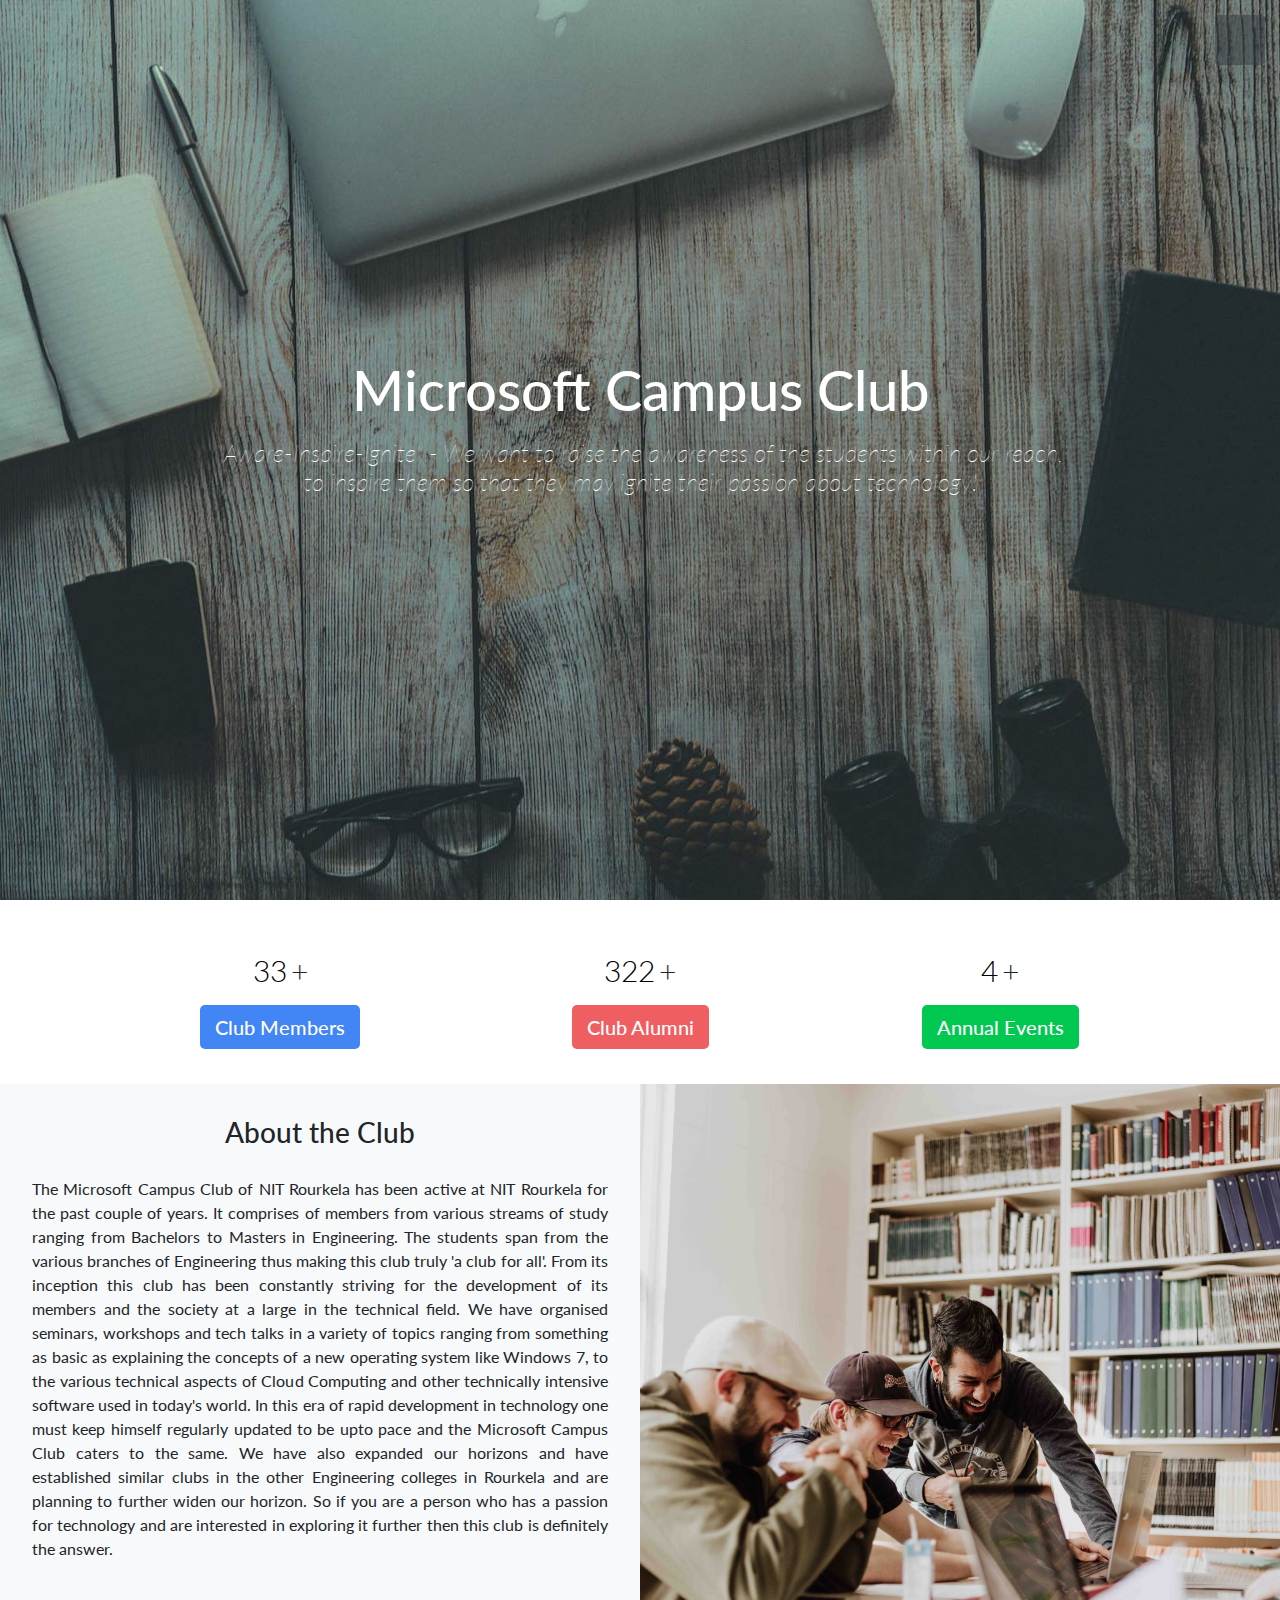
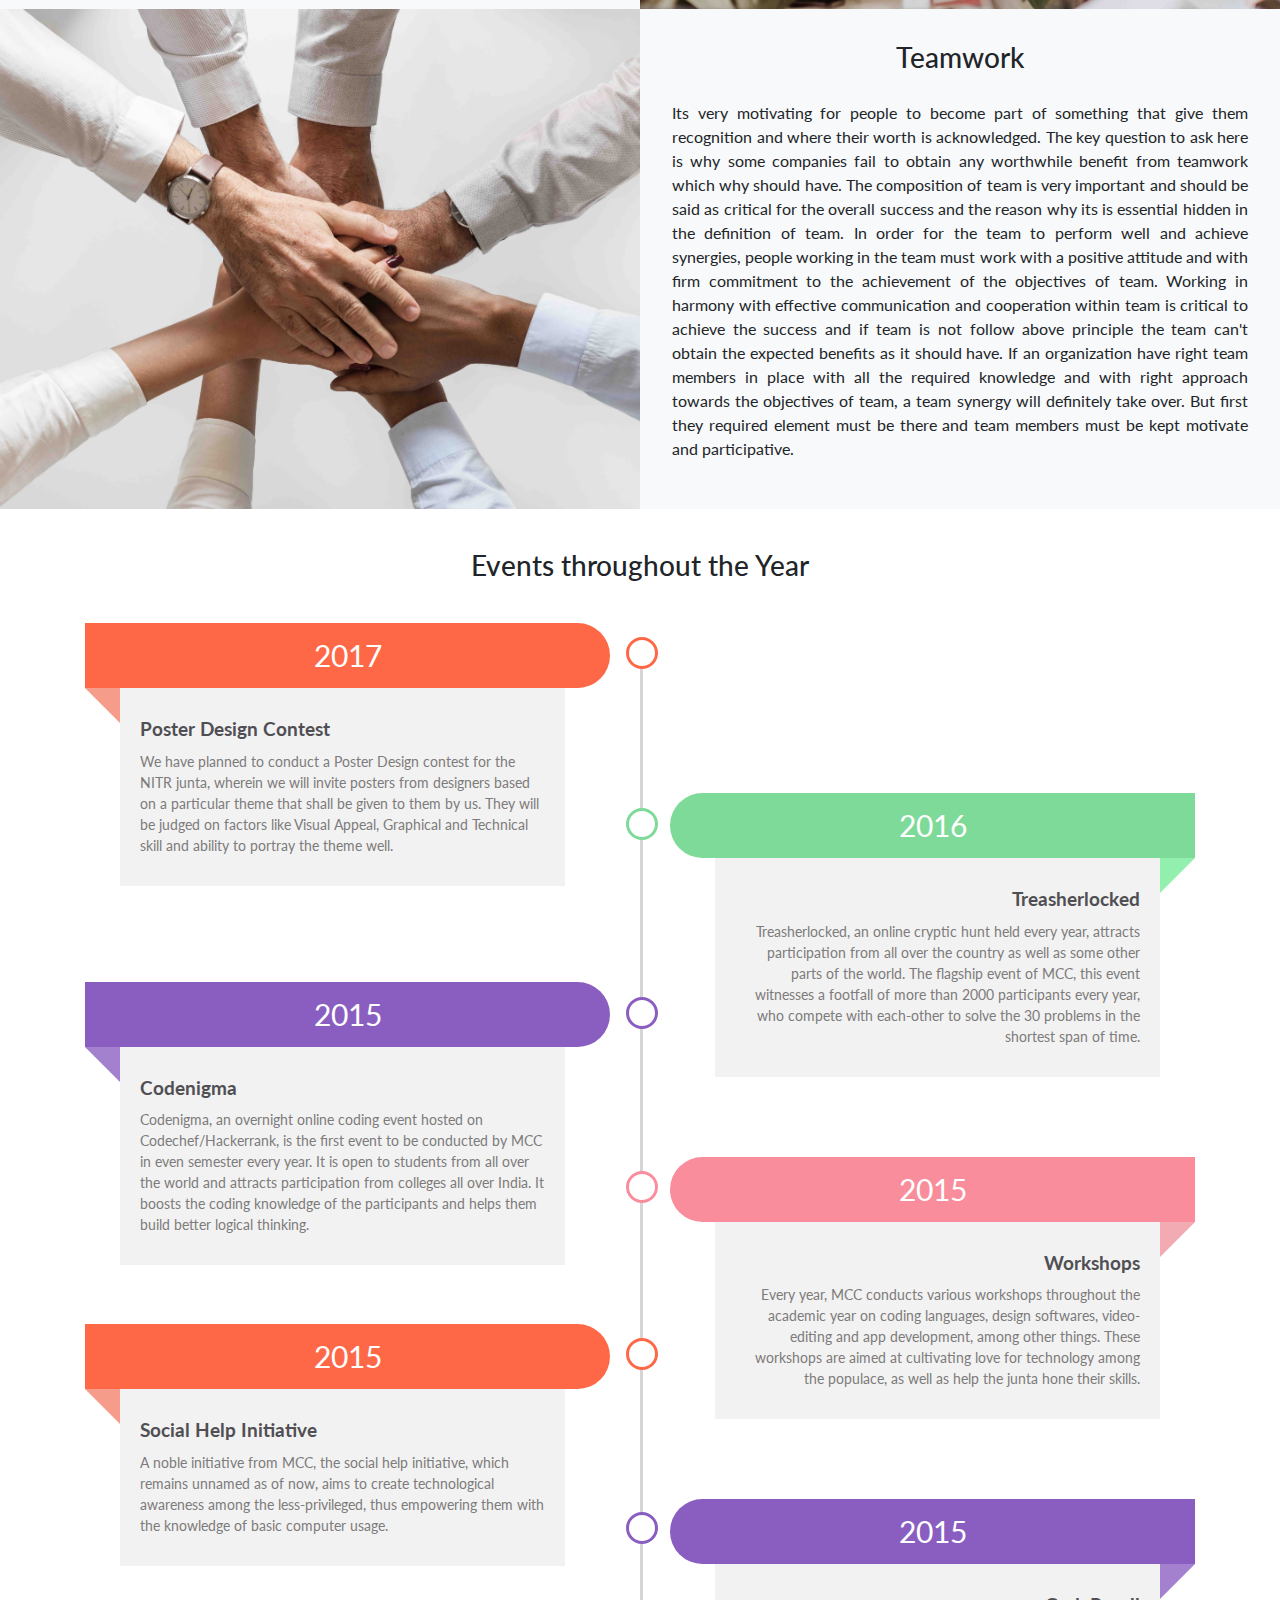
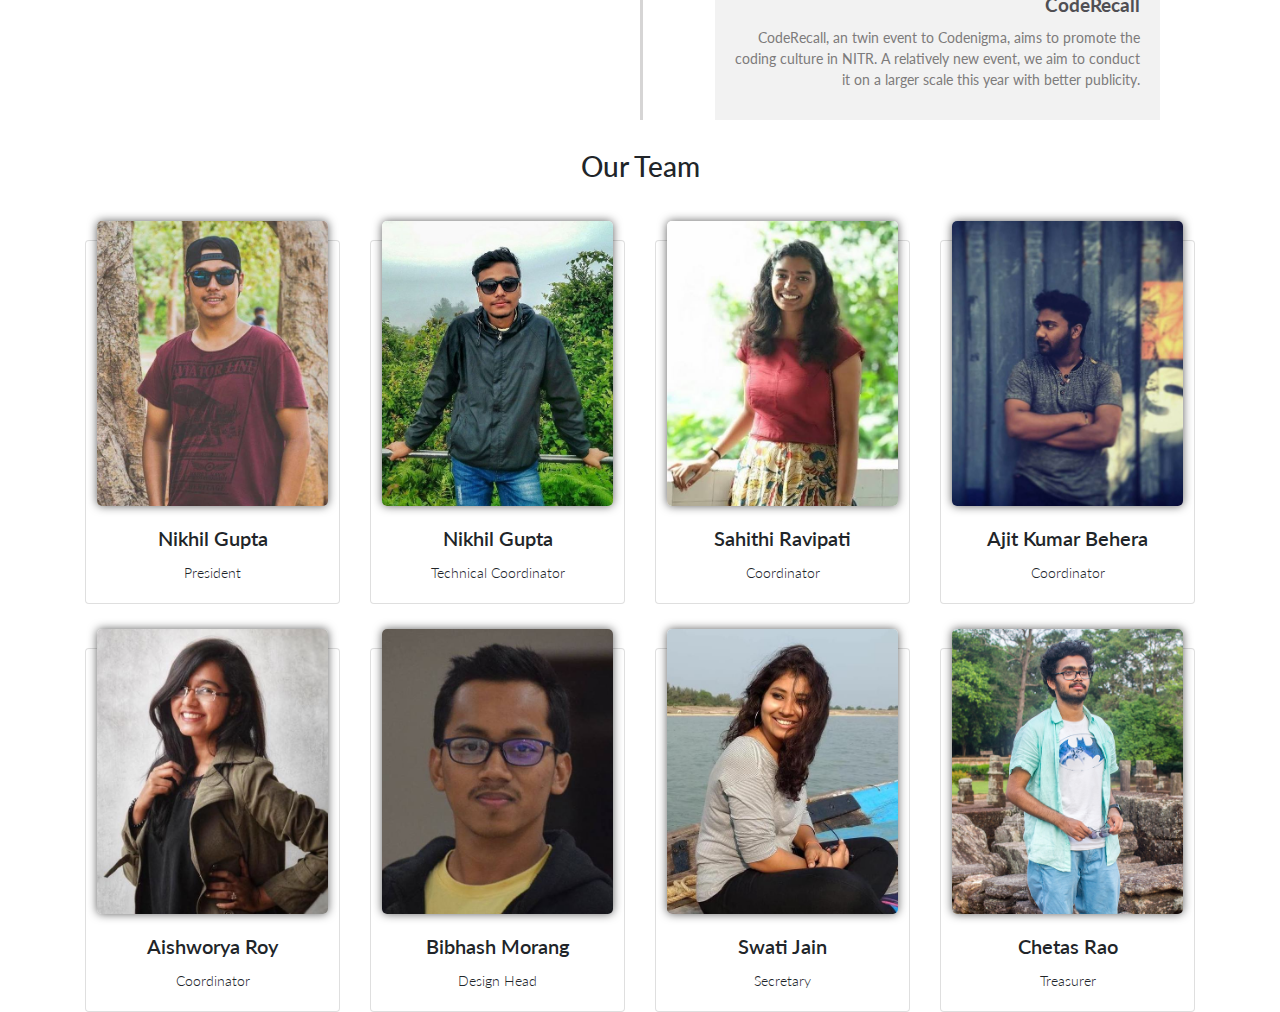
<file: index.html>
<!doctype html>
<html lang="en">

<head>
  <title>Microsoft Campus Club</title>
  <!-- favicon -->
  <link rel="icon" type="image/gif" href="assets/img/msclublogo.png" />
  <!-- Required meta tags -->
  <meta charset="utf-8">
  <meta name="viewport" content="width=device-width, initial-scale=1, shrink-to-fit=no">
  <!-- font -->
  <link href="https://fonts.googleapis.com/css?family=Poppins" rel="stylesheet">

  <!-- Bootstrap CSS -->
  <link rel="stylesheet" href="https://maxcdn.bootstrapcdn.com/bootstrap/4.0.0/css/bootstrap.min.css" integrity="sha384-Gn5384xqQ1aoWXA+058RXPxPg6fy4IWvTNh0E263XmFcJlSAwiGgFAW/dAiS6JXm"
    crossorigin="anonymous">
  <!-- fontawesome -->
  <link rel="stylesheet" href="https://use.fontawesome.com/releases/v5.0.13/css/all.css" integrity="sha384-DNOHZ68U8hZfKXOrtjWvjxusGo9WQnrNx2sqG0tfsghAvtVlRW3tvkXWZh58N9jp"
    crossorigin="anonymous">
  <!-- styling -->
  <link rel="stylesheet" type="text/css" href="assets/css/style.css">
  <!-- timeline -->
  <link rel="stylesheet" type="text/css" href="assets/css/timeline.css">
  <!-- counterstyle -->
  <link rel="stylesheet" type="text/css" href="assets/css/counterstyle.css">
  <!-- position -->
  <link rel="stylesheet" type="text/css" href="assets/css/position.css">

  <link rel="stylesheet" type="text/css" href="assets/css/tablebox.css">


</head>

<body id="page-top">

  <!-- side navbar -->

  <a class="menu-toggle rounded" href="#">
    <i class="fa fa-bars"></i>
  </a>
  <nav id="sidebar-wrapper">
    <ul class="sidebar-nav">
      <li class="sidebar-brand">
        <a class="js-scroll-trigger" href="#page-top">
          <img src="assets/img/msclublogo.png" height="35" width="35" />
        </a>
      </li>
      <li class="sidebar-nav-item">
        <a class="js-scroll-trigger" href="#about">About</a>
      </li>
      <li class="sidebar-nav-item">
        <a class="js-scroll-trigger" href="#events">Events</a>
      </li>
      <li class="sidebar-nav-item">
        <a class="js-scroll-trigger" href="#portfolio">Members</a>
      </li>
      <li class="sidebar-nav-item">
        <a class="js-scroll-trigger" href="#contact">
          <span data-toggle="tooltip" data-placement="bottom" title="Coming Soon">Blog</span>
        </a>
      </li>
      <li class="sidebar-nav-item">
        <a class="js-scroll-trigger" href="#portfolio">Contact</a>
      </li>
      <li class="sidebar-nav-item">
        <a class="js-scroll-trigger" href="#portfolio">Login
          <i class="login fas fa-user fa-lg" style="margin-left: 8px;"></i>
        </a>
      </li>
      <li class="sidebar-nav-item">
        <a class="js-scroll-trigger" href="#portfolio">Sign Up
          <i class="login fas fa-user-plus fa-lg" style="margin-left: 8px;"></i>
        </a>
      </li>
    </ul>
  </nav>

  <!-- particles body  -->
  <!-- <div id="particles-js"></div> -->

  <!-- Header -->
  <header class="masthead d-flex">
    <div class="container text-center my-auto">
      <h1 class="mb-1">Microsoft Campus Club</h1>
      <h3 class="mb-5">
        <em>"Aware-Inspire-Ignite" - We want to raise the awareness of the students within our reach,
          <br> to inspire them so that they may ignite their passion about technology!</em>
      </h3>
      <a class="js-scroll-trigger fas fa-arrow-down fa-3x" href="#about" style="color: #ffffff;"></a>
    </div>
  </header>

  <!-- counter style -->
  <section class="bg-default">
    <div class="container" id="about">
      <div class="row counter-main">
        <div class="col-md-4">
          <div class="counter">
            <div class="counter-content">
              <div class="counter-icon fas fa-people-carry"></div>
              <span class="counter-value">50</span>
              <span style="font-size: 30px; font-weight: 300;">+</span>
            </div>
            <h3 class="title">Club Members</h3>
          </div>
        </div>
        <div class="col-md-4">
          <div class="counter red">
            <div class="counter-content">
              <div class="counter-icon fas fa-users"></div>
              <span class="counter-value">500</span>
              <span style="font-size: 30px; font-weight: 300;">+</span>
            </div>
            <h3 class="title">Club Alumni</h3>
          </div>
        </div>
        <div class="col-md-4">
          <div class="counter green">
            <div class="counter-content">
              <div class="counter-icon far fa-calendar-alt"></div>
              <span class="counter-value">5</span>
              <span style="font-size: 30px; font-weight: 300;">+</span>
            </div>
            <h3 class="title">Annual Events</h3>
          </div>
        </div>
      </div>
    </div>
  </section>

  <!-- counter style closed -->

  <!-- Image Showcases -->
  <section class="showcase">
    <div class="container-fluid p-0">
      <div class="row no-gutters">
        <div class="col-lg-6 order-lg-2 text-white showcase-img" style="background-image: url('assets/img/grid-1.jpg');"></div>
        <div class="col-lg-6 order-lg-1 my-auto showcase-text bg-light">
          <h1 class="text-center title">About the Club</h1>
          <p class="text-justify" style="padding-top: 15px">The Microsoft Campus Club of NIT Rourkela has been active at NIT Rourkela for the past couple of years. It comprises
            of members from various streams of study ranging from Bachelors to Masters in Engineering. The students span
            from the various branches of Engineering thus making this club truly 'a club for all'. From its inception this
            club has been constantly striving for the development of its members and the society at a large in the technical
            field. We have organised seminars, workshops and tech talks in a variety of topics ranging from something as
            basic as explaining the concepts of a new operating system like Windows 7, to the various technical aspects of
            Cloud Computing and other technically intensive software used in today's world. In this era of rapid development
            in technology one must keep himself regularly updated to be upto pace and the Microsoft Campus Club caters to
            the same. We have also expanded our horizons and have established similar clubs in the other Engineering colleges
            in Rourkela and are planning to further widen our horizon. So if you are a person who has a passion for technology
            and are interested in exploring it further then this club is definitely the answer.
          </p>
        </div>
      </div>
      <div class="row no-gutters">
        <div class="col-lg-6 text-white showcase-img" style="background-image: url('assets/img/grid-2.jpg');"></div>
        <div class="col-lg-6 my-auto showcase-text bg-light">
          <h1 class="text-center title">Teamwork</h1>
          <p class="text-justify" style="padding-top: 15px">Its very motivating for people to become part of something that give them recognition and where their worth is
            acknowledged. The key question to ask here is why some companies fail to obtain any worthwhile benefit from teamwork
            which why should have. The composition of team is very important and should be said as critical for the overall
            success and the reason why its is essential hidden in the definition of team. In order for the team to perform
            well and achieve synergies, people working in the team must work with a positive attitude and with firm commitment
            to the achievement of the objectives of team. Working in harmony with effective communication and cooperation
            within team is critical to achieve the success and if team is not follow above principle the team can't obtain
            the expected benefits as it should have. If an organization have right team members in place with all the required
            knowledge and with right approach towards the objectives of team, a team synergy will definitely take over. But
            first they required element must be there and team members must be kept motivate and participative.
          </p>
        </div>
      </div>
    </div>
  </section>


  <!-- timeline -->

  <div class="container" id="events">
    <h1 class="text-center title" style="margin: 40px">Events throughout the Year</h1>

    <div class="row">
      <div class="col-md-12">
        <div class="main-timeline">
          <div class="timeline">
            <span class="timeline-icon"></span>
            <span class="year">2017</span>
            <div class="timeline-content">
              <h3 class="title">Poster Design Contest</h3>
              <p class="description">
                We have planned to conduct a Poster Design contest for the NITR junta, wherein we will invite posters from designers based
                on a particular theme that shall be given to them by us. They will be judged on factors like Visual Appeal,
                Graphical and Technical skill and ability to portray the theme well.
              </p>
            </div>
          </div>
          <div class="timeline">
            <span class="timeline-icon"></span>
            <span class="year">2016</span>
            <div class="timeline-content">
              <h3 class="title">Treasherlocked</h3>
              <p class="description">
                Treasherlocked, an online cryptic hunt held every year, attracts participation from all over the country as well as some
                other parts of the world. The flagship event of MCC, this event witnesses a footfall of more than 2000 participants
                every year, who compete with each-other to solve the 30 problems in the shortest span of time.
              </p>
            </div>
          </div>
          <div class="timeline">
            <span class="timeline-icon"></span>
            <span class="year">2015</span>
            <div class="timeline-content">
              <h3 class="title">Codenigma</h3>
              <p class="description">
                Codenigma, an overnight online coding event hosted on Codechef/Hackerrank, is the first event to be conducted by MCC in even
                semester every year. It is open to students from all over the world and attracts participation from colleges
                all over India. It boosts the coding knowledge of the participants and helps them build better logical thinking.
              </p>
            </div>
          </div>
          <div class="timeline">
            <span class="timeline-icon"></span>
            <span class="year">2015</span>
            <div class="timeline-content">
              <h3 class="title">Workshops</h3>
              <p class="description">
                Every year, MCC conducts various workshops throughout the academic year on coding languages, design softwares, video-editing
                and app development, among other things. These workshops are aimed at cultivating love for technology among
                the populace, as well as help the junta hone their skills.
              </p>
            </div>
          </div>
          <div class="timeline">
            <span class="timeline-icon"></span>
            <span class="year">2015</span>
            <div class="timeline-content">
              <h3 class="title">Social Help Initiative</h3>
              <p class="description">
                A noble initiative from MCC, the social help initiative, which remains unnamed as of now, aims to create technological awareness
                among the less-privileged, thus empowering them with the knowledge of basic computer usage.
              </p>
            </div>
          </div>
          <div class="timeline">
            <span class="timeline-icon"></span>
            <span class="year">2015</span>
            <div class="timeline-content">
              <h3 class="title">CodeRecall</h3>
              <p class="description">
                CodeRecall, an twin event to Codenigma, aims to promote the coding culture in NITR. A relatively new event, we aim to conduct
                it on a larger scale this year with better publicity.
              </p>
            </div>
          </div>
        </div>
      </div>
    </div>
  </div>


  <!-- position holders -->

  <div class="content">
    <div class="container">
      <div class="row">
        <div class="col-xl-12 col-lg-12 col-md-12 col-sm-12 col-12 mb40 text-center">
          <h1 class="title" style="margin-top: 30px">Our Team</h1>
        </div>
      </div>
    </div>
  </div>

  <div class="container">
    <div class="row">
      <!--Profile Card 5-->
      <div class="col-xl-3 col-lg-3 col-md-6 col-sm-6 col-xs-6 col-6 mt-4">
          <div class="card profile-card-5">
            <div class="card-img-block">
              <img class="card-img-top" src="assets/img/coordinators/suhaiv.jpg" alt="Suhaiv">
            </div>
            <div class="card-body pt-0">
              <h5 class="card-title">Nikhil Gupta</h5>
              <p class="card-text">President</p>
            </div>
          </div>
        </div>

      <div class="col-xl-3 col-lg-3 col-md-6 col-sm-6 col-xs-6 col-6 mt-4">
        <div class="card profile-card-5">
          <div class="card-img-block">
            <img class="card-img-top" src="assets/img/coordinators/nikhil.jpg" alt="Nikhil">
          </div>
          <div class="card-body pt-0">
            <h5 class="card-title">Nikhil Gupta</h5>
            <p class="card-text">Technical Coordinator</p>
          </div>
        </div>
      </div>

      <div class="col-xl-3 col-lg-3 col-md-6 col-sm-6 col-xs-6 col-6 mt-4">
          <div class="card profile-card-5">
            <div class="card-img-block">
              <img class="card-img-top" src="assets/img/coordinators/sahithi.jpg" alt="Sahithi">
            </div>
            <div class="card-body pt-0">
              <h5 class="card-title">Sahithi Ravipati</h5>
              <p class="card-text">Coordinator</p>
            </div>
          </div>
        </div>

        <div class="col-xl-3 col-lg-3 col-md-6 col-sm-6 col-xs-6 col-6 mt-4">
            <div class="card profile-card-5">
              <div class="card-img-block">
                <img class="card-img-top" src="assets/img/coordinators/ajit.jpg" alt="Ajit">
              </div>
              <div class="card-body pt-0">
                <h5 class="card-title">Ajit Kumar Behera</h5>
                <p class="card-text">Coordinator</p>
              </div>
            </div>
          </div>

          <div class="col-xl-3 col-lg-3 col-md-6 col-sm-6 col-xs-6 col-6 mt-4">
              <div class="card profile-card-5">
                <div class="card-img-block">
                  <img class="card-img-top" src="assets/img/coordinators/aishworya.jpg" alt="Aishworya">
                </div>
                <div class="card-body pt-0">
                  <h5 class="card-title">Aishworya Roy</h5>
                  <p class="card-text">Coordinator</p>
                </div>
              </div>
            </div>

            <div class="col-xl-3 col-lg-3 col-md-6 col-sm-6 col-xs-6 col-6 mt-4">
                <div class="card profile-card-5">
                  <div class="card-img-block">
                    <img class="card-img-top" src="assets/img/coordinators/bibhash.jpg" alt="Bibhash">
                  </div>
                  <div class="card-body pt-0">
                    <h5 class="card-title">Bibhash Morang</h5>
                    <p class="card-text">Design Head</p>
                  </div>
                </div>
              </div>

              <div class="col-xl-3 col-lg-3 col-md-6 col-sm-6 col-xs-6 col-6 mt-4">
                  <div class="card profile-card-5">
                    <div class="card-img-block">
                      <img class="card-img-top" src="assets/img/coordinators/swati.jpg" alt="Swati">
                    </div>
                    <div class="card-body pt-0">
                      <h5 class="card-title">Swati Jain</h5>
                      <p class="card-text">Secretary</p>
                    </div>
                  </div>
                </div>

                <div class="col-xl-3 col-lg-3 col-md-6 col-sm-6 col-xs-6 col-6 mt-4">
                    <div class="card profile-card-5">
                      <div class="card-img-block">
                        <img class="card-img-top" src="assets/img/coordinators/chetas.jpg" alt="Chetas">
                      </div>
                      <div class="card-body pt-0">
                        <h5 class="card-title">Chetas Rao</h5>
                        <p class="card-text">Treasurer</p>
                      </div>
                    </div>
                  </div>
    </div>
  </div>



  <!-- position holders closed -->




  <!-- Scroll to Top Button-->
  <a class="scroll-to-top rounded js-scroll-trigger" href="#page-top">
    <i class="fa fa-angle-up"></i>
  </a>


  <!-- Optional JavaScript -->
  <!-- jQuery first, then Popper.js, then Bootstrap JS -->
  <script type="text/javascript" src="https://code.jquery.com/jquery-1.12.0.min.js"></script>
  <!-- Bootstrap core JavaScript -->
  <script src="assets/vendor/jquery/jquery.min.js"></script>
  <script src="assets/vendor/bootstrap/js/bootstrap.bundle.min.js"></script>

  <!-- Plugin JavaScript -->
  <script src="assets/vendor/jquery-easing/jquery.easing.min.js"></script>

  <!-- <script src="https://code.jquery.com/jquery-3.2.1.slim.min.js" integrity="sha384-KJ3o2DKtIkvYIK3UENzmM7KCkRr/rE9/Qpg6aAZGJwFDMVNA/GpGFF93hXpG5KkN" -->
  <!-- crossorigin="anonymous"></script> -->
  <script src="https://cdnjs.cloudflare.com/ajax/libs/popper.js/1.12.9/umd/popper.min.js" integrity="sha384-ApNbgh9B+Y1QKtv3Rn7W3mgPxhU9K/ScQsAP7hUibX39j7fakFPskvXusvfa0b4Q"
    crossorigin="anonymous"></script>
  <script src="https://maxcdn.bootstrapcdn.com/bootstrap/4.0.0/js/bootstrap.min.js" integrity="sha384-JZR6Spejh4U02d8jOt6vLEHfe/JQGiRRSQQxSfFWpi1MquVdAyjUar5+76PVCmYl"
    crossorigin="anonymous"></script>
  <script type="text/javascript" src="assets/js/script.js"></script>
</body>

</html>
</file>
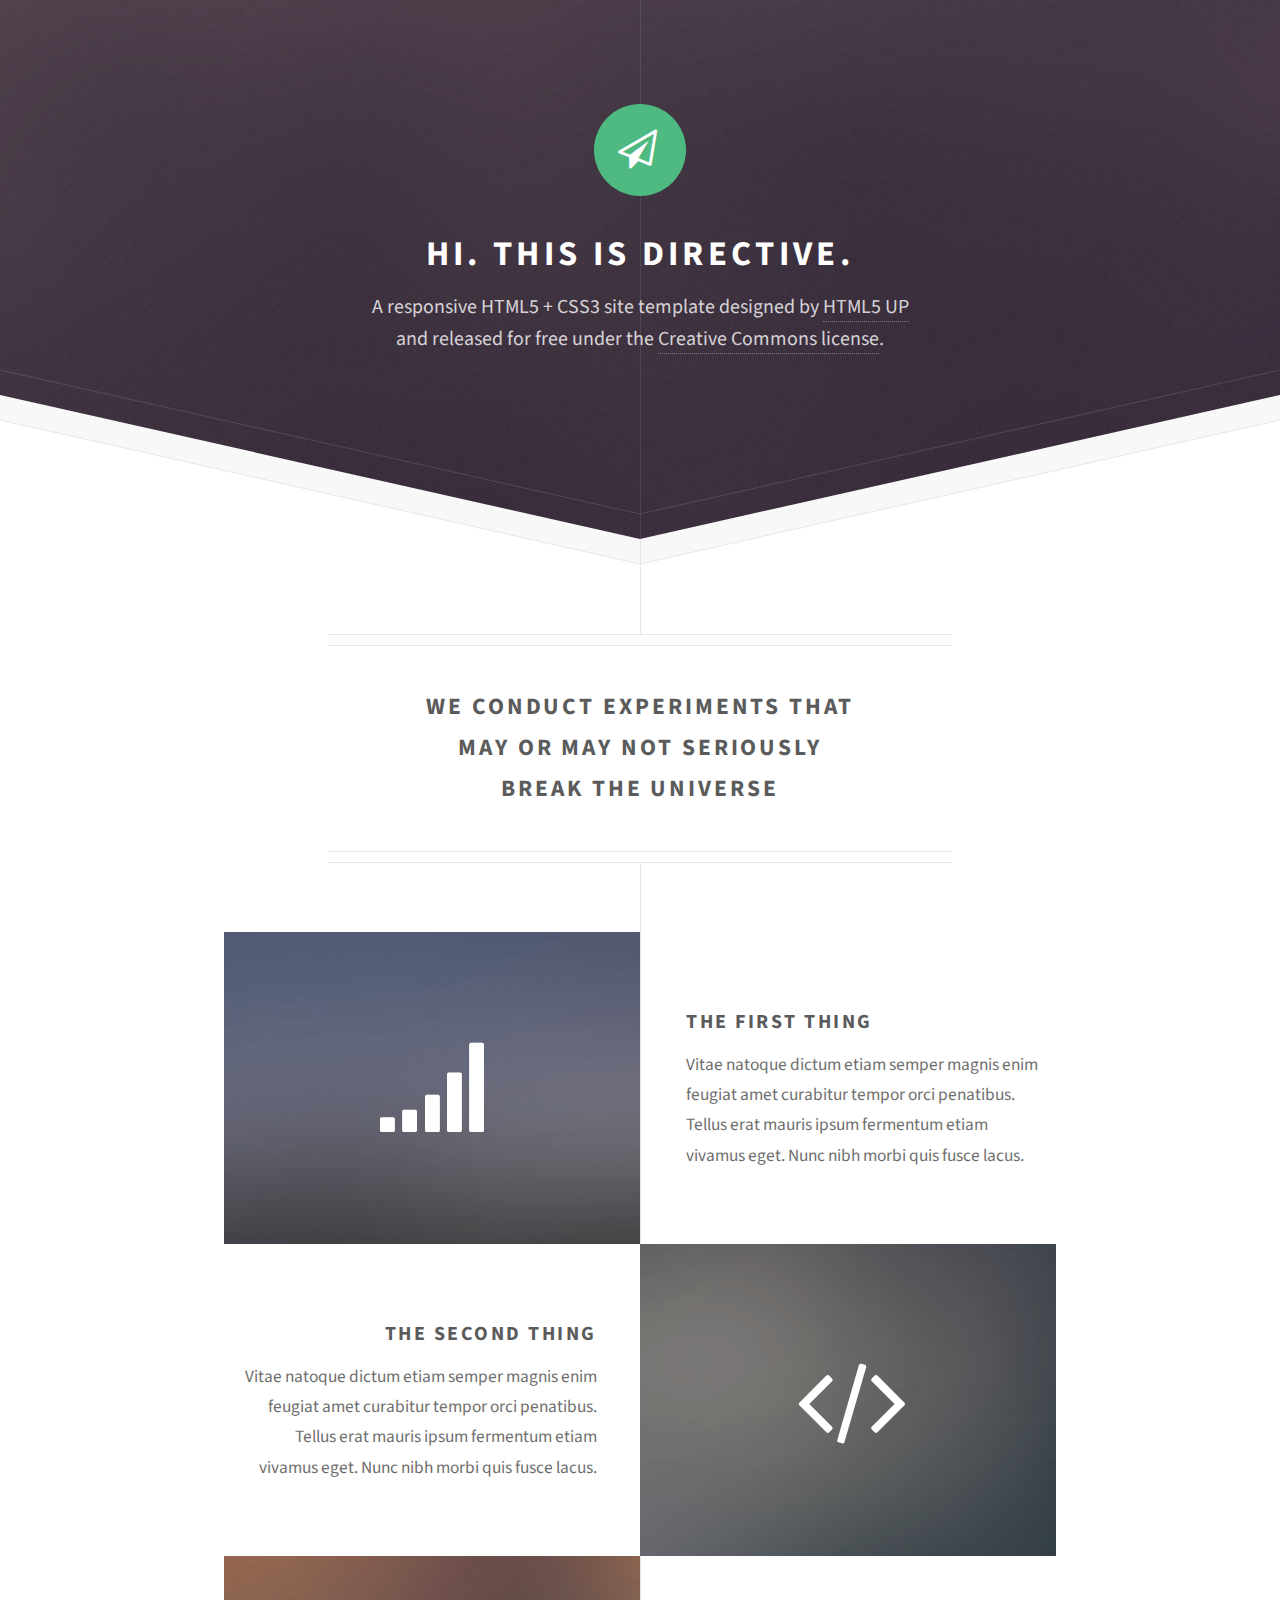
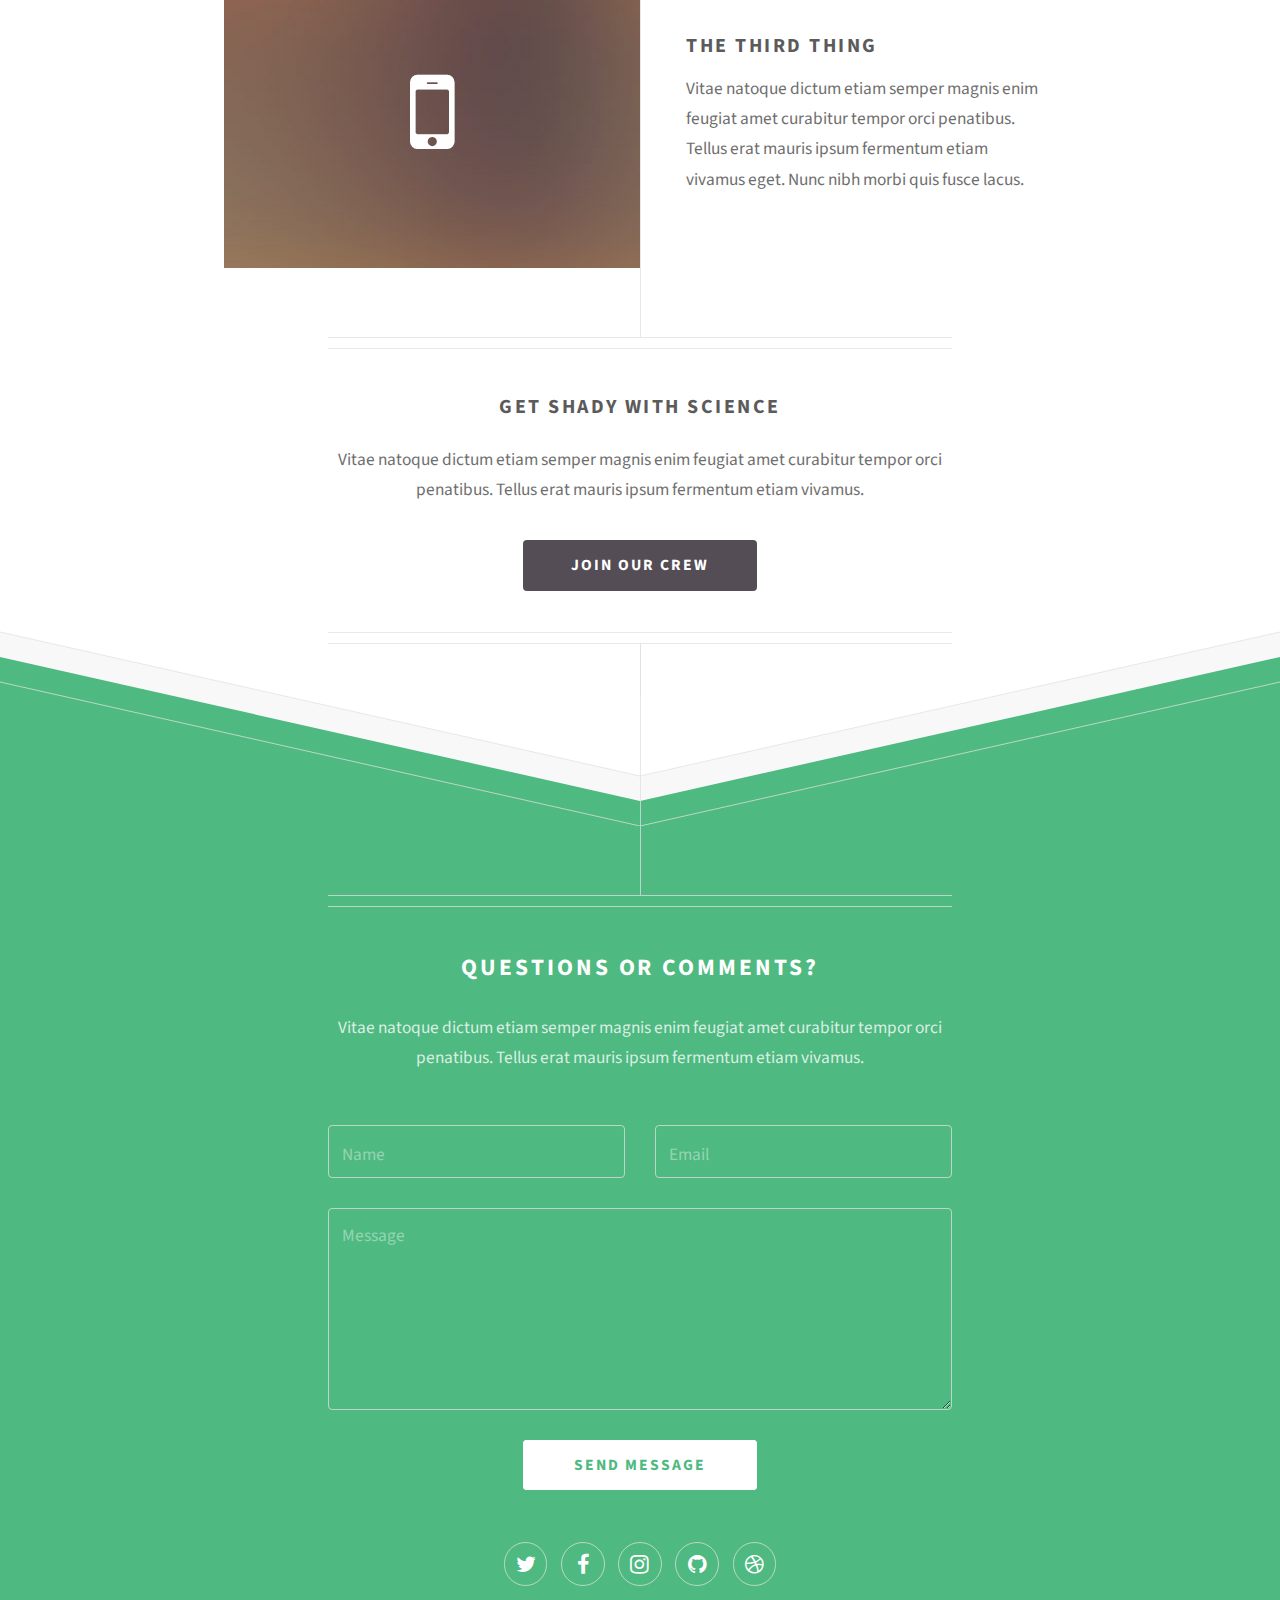
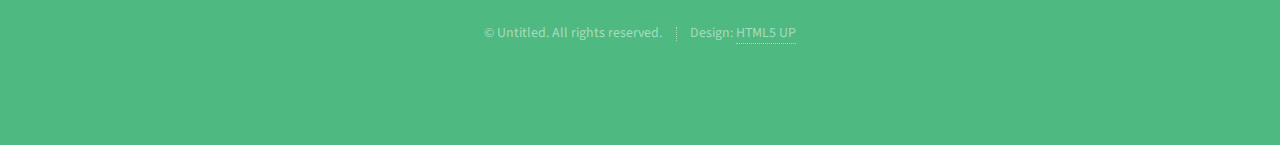
<file: html5up-directive/index.html>
<!DOCTYPE HTML>
<!--
	Directive by HTML5 UP
	html5up.net | @ajlkn
	Free for personal and commercial use under the CCA 3.0 license (html5up.net/license)
-->
<html>
	<head>
		<title>Directive by HTML5 UP</title>
		<meta charset="utf-8" />
		<meta name="viewport" content="width=device-width, initial-scale=1, user-scalable=no" />
		<link rel="stylesheet" href="assets/css/main.css" />
	</head>
	<body class="is-preload">

		<!-- Header -->
			<div id="header">
				<span class="logo icon fa-paper-plane-o"></span>
				<h1>Hi. This is Directive.</h1>
				<p>A responsive HTML5 + CSS3 site template designed by <a href="http://html5up.net">HTML5 UP</a>
				<br />
				and released for free under the <a href="http://html5up.net/license">Creative Commons license</a>.</p>
			</div>

		<!-- Main -->
			<div id="main">

				<header class="major container medium">
					<h2>We conduct experiments that
					<br />
					may or may not seriously
					<br />
					break the universe</h2>
					<!--
					<p>Tellus erat mauris ipsum fermentum<br />
					etiam vivamus nunc nibh morbi.</p>
					-->
				</header>

				<div class="box alt container">
					<section class="feature left">
						<a href="#" class="image icon fa-signal"><img src="images/pic01.jpg" alt="" /></a>
						<div class="content">
							<h3>The First Thing</h3>
							<p>Vitae natoque dictum etiam semper magnis enim feugiat amet curabitur tempor orci penatibus. Tellus erat mauris ipsum fermentum etiam vivamus eget. Nunc nibh morbi quis fusce lacus.</p>
						</div>
					</section>
					<section class="feature right">
						<a href="#" class="image icon fa-code"><img src="images/pic02.jpg" alt="" /></a>
						<div class="content">
							<h3>The Second Thing</h3>
							<p>Vitae natoque dictum etiam semper magnis enim feugiat amet curabitur tempor orci penatibus. Tellus erat mauris ipsum fermentum etiam vivamus eget. Nunc nibh morbi quis fusce lacus.</p>
						</div>
					</section>
					<section class="feature left">
						<a href="#" class="image icon fa-mobile"><img src="images/pic03.jpg" alt="" /></a>
						<div class="content">
							<h3>The Third Thing</h3>
							<p>Vitae natoque dictum etiam semper magnis enim feugiat amet curabitur tempor orci penatibus. Tellus erat mauris ipsum fermentum etiam vivamus eget. Nunc nibh morbi quis fusce lacus.</p>
						</div>
					</section>
				</div>

				<!--
				<div class="box container">
					<header>
						<h2>A lot of generic stuff</h2>
					</header>
					<section>
						<header>
							<h3>Paragraph</h3>
							<p>This is the subtitle for this particular heading</p>
						</header>
						<p>Phasellus nisl nisl, varius id <sup>porttitor sed pellentesque</sup> ac orci. Pellentesque
						habitant <strong>strong</strong> tristique <b>bold</b> et netus <i>italic</i> malesuada <em>emphasized</em> ac turpis egestas. Morbi
						leo suscipit ut. Praesent <sub>id turpis vitae</sub> turpis pretium ultricies. Vestibulum sit
						amet risus elit.</p>
					</section>
					<section>
						<header>
							<h3>Blockquote</h3>
						</header>
						<blockquote>Fringilla nisl. Donec accumsan interdum nisi, quis tincidunt felis sagittis eget.
						tempus euismod. Vestibulum ante ipsum primis in faucibus.</blockquote>
					</section>
					<section>
						<header>
							<h3>Divider</h3>
						</header>
						<p>Donec consectetur vestibulum dolor et pulvinar. Etiam vel felis enim, at viverra
						ligula. Ut porttitor sagittis lorem, quis eleifend nisi ornare vel. Praesent nec orci
						facilisis leo magna. Cras sit amet urna eros, id egestas urna. Quisque aliquam
						tempus euismod. Vestibulum ante ipsum primis in faucibus orci luctus et ultrices
						posuere cubilia.</p>
						<hr />
						<p>Donec consectetur vestibulum dolor et pulvinar. Etiam vel felis enim, at viverra
						ligula. Ut porttitor sagittis lorem, quis eleifend nisi ornare vel. Praesent nec orci
						facilisis leo magna. Cras sit amet urna eros, id egestas urna. Quisque aliquam
						tempus euismod. Vestibulum ante ipsum primis in faucibus orci luctus et ultrices
						posuere cubilia.</p>
					</section>
					<section>
						<header>
							<h3>Unordered List</h3>
						</header>
						<ul class="default">
							<li>Donec consectetur vestibulum dolor et pulvinar. Etiam vel felis enim, at viverra ligula. Ut porttitor sagittis lorem, quis eleifend nisi ornare vel.</li>
							<li>Donec consectetur vestibulum dolor et pulvinar. Etiam vel felis enim, at viverra ligula. Ut porttitor sagittis lorem, quis eleifend nisi ornare vel.</li>
							<li>Donec consectetur vestibulum dolor et pulvinar. Etiam vel felis enim, at viverra ligula. Ut porttitor sagittis lorem, quis eleifend nisi ornare vel.</li>
							<li>Donec consectetur vestibulum dolor et pulvinar. Etiam vel felis enim, at viverra ligula. Ut porttitor sagittis lorem, quis eleifend nisi ornare vel.</li>
						</ul>
					</section>
					<section>
						<header>
							<h3>Ordered List</h3>
						</header>
						<ol class="default">
							<li>Donec consectetur vestibulum dolor et pulvinar. Etiam vel felis enim, at viverra ligula. Ut porttitor sagittis lorem, quis eleifend nisi ornare vel.</li>
							<li>Donec consectetur vestibulum dolor et pulvinar. Etiam vel felis enim, at viverra ligula. Ut porttitor sagittis lorem, quis eleifend nisi ornare vel.</li>
							<li>Donec consectetur vestibulum dolor et pulvinar. Etiam vel felis enim, at viverra ligula. Ut porttitor sagittis lorem, quis eleifend nisi ornare vel.</li>
							<li>Donec consectetur vestibulum dolor et pulvinar. Etiam vel felis enim, at viverra ligula. Ut porttitor sagittis lorem, quis eleifend nisi ornare vel.</li>
						</ol>
					</section>
					<section>
						<header>
							<h3>Table</h3>
						</header>
						<div class="table-wrapper">
							<table class="default">
								<thead>
									<tr>
										<th>ID</th>
										<th>Name</th>
										<th>Description</th>
										<th>Price</th>
									</tr>
								</thead>
								<tbody>
									<tr>
										<td>45815</td>
										<td>Something</td>
										<td>Ut porttitor sagittis lorem, quis eleifend nisi ornare vel.</td>
										<td>29.99</td>
									</tr>
									<tr>
										<td>24524</td>
										<td>Nothing</td>
										<td>Ut porttitor sagittis lorem, quis eleifend nisi ornare vel.</td>
										<td>19.99</td>
									</tr>
									<tr>
										<td>45815</td>
										<td>Something</td>
										<td>Ut porttitor sagittis lorem, quis eleifend nisi ornare vel.</td>
										<td>29.99</td>
									</tr>
									<tr>
										<td>24524</td>
										<td>Nothing</td>
										<td>Ut porttitor sagittis lorem, quis eleifend nisi ornare vel.</td>
										<td>19.99</td>
									</tr>
								</tbody>
								<tfoot>
									<tr>
										<td colspan="3"></td>
										<td>100.00</td>
									</tr>
								</tfoot>
							</table>
						</div>
					</section>
					<section>
						<header>
							<h3>Form</h3>
						</header>
						<form method="post" action="#">
							<div class="row">
								<div class="col-6 col-12-mobilep">
									<label for="name">Name</label>
									<input class="text" type="text" name="name" id="name" value="" placeholder="John Doe" />
								</div>
								<div class="col-6 col-12-mobilep">
									<label for="email">Email</label>
									<input class="text" type="text" name="email" id="email" value="" placeholder="johndoe@domain.tld" />
								</div>
								<div class="col-12">
									<label for="subject">Subject</label>
									<input class="text" type="text" name="subject" id="subject" value="" placeholder="Enter your subject" />
								</div>
								<div class="col-12">
									<label for="subject">Message</label>
									<textarea name="message" id="message" placeholder="Enter your message" rows="6"></textarea>
								</div>
								<div class="col-12">
									<ul class="actions special">
										<li><input type="submit" value="Send" /></li>
										<li><input type="reset" value="Reset" class="alt" /></li>
									</ul>
								</div>
							</div>
						</form>
					</section>
				</div>
				-->

				<footer class="major container medium">
					<h3>Get shady with science</h3>
					<p>Vitae natoque dictum etiam semper magnis enim feugiat amet curabitur tempor orci penatibus. Tellus erat mauris ipsum fermentum etiam vivamus.</p>
					<ul class="actions special">
						<li><a href="#" class="button">Join our crew</a></li>
					</ul>
				</footer>

			</div>

		<!-- Footer -->
			<div id="footer">
				<div class="container medium">

					<header class="major last">
						<h2>Questions or comments?</h2>
					</header>

					<p>Vitae natoque dictum etiam semper magnis enim feugiat amet curabitur tempor
					orci penatibus. Tellus erat mauris ipsum fermentum etiam vivamus.</p>

					<form method="post" action="#">
						<div class="row">
							<div class="col-6 col-12-mobilep">
								<input type="text" name="name" placeholder="Name" />
							</div>
							<div class="col-6 col-12-mobilep">
								<input type="email" name="email" placeholder="Email" />
							</div>
							<div class="col-12">
								<textarea name="message" placeholder="Message" rows="6"></textarea>
							</div>
							<div class="col-12">
								<ul class="actions special">
									<li><input type="submit" value="Send Message" /></li>
								</ul>
							</div>
						</div>
					</form>

					<ul class="icons">
						<li><a href="#" class="icon fa-twitter"><span class="label">Twitter</span></a></li>
						<li><a href="#" class="icon fa-facebook"><span class="label">Facebook</span></a></li>
						<li><a href="#" class="icon fa-instagram"><span class="label">Instagram</span></a></li>
						<li><a href="#" class="icon fa-github"><span class="label">Github</span></a></li>
						<li><a href="#" class="icon fa-dribbble"><span class="label">Dribbble</span></a></li>
					</ul>

					<ul class="copyright">
						<li>&copy; Untitled. All rights reserved.</li><li>Design: <a href="http://html5up.net">HTML5 UP</a></li>
					</ul>

				</div>
			</div>

		<!-- Scripts -->
			<script src="assets/js/jquery.min.js"></script>
			<script src="assets/js/browser.min.js"></script>
			<script src="assets/js/breakpoints.min.js"></script>
			<script src="assets/js/util.js"></script>
			<script src="assets/js/main.js"></script>

	</body>
</html>
</file>
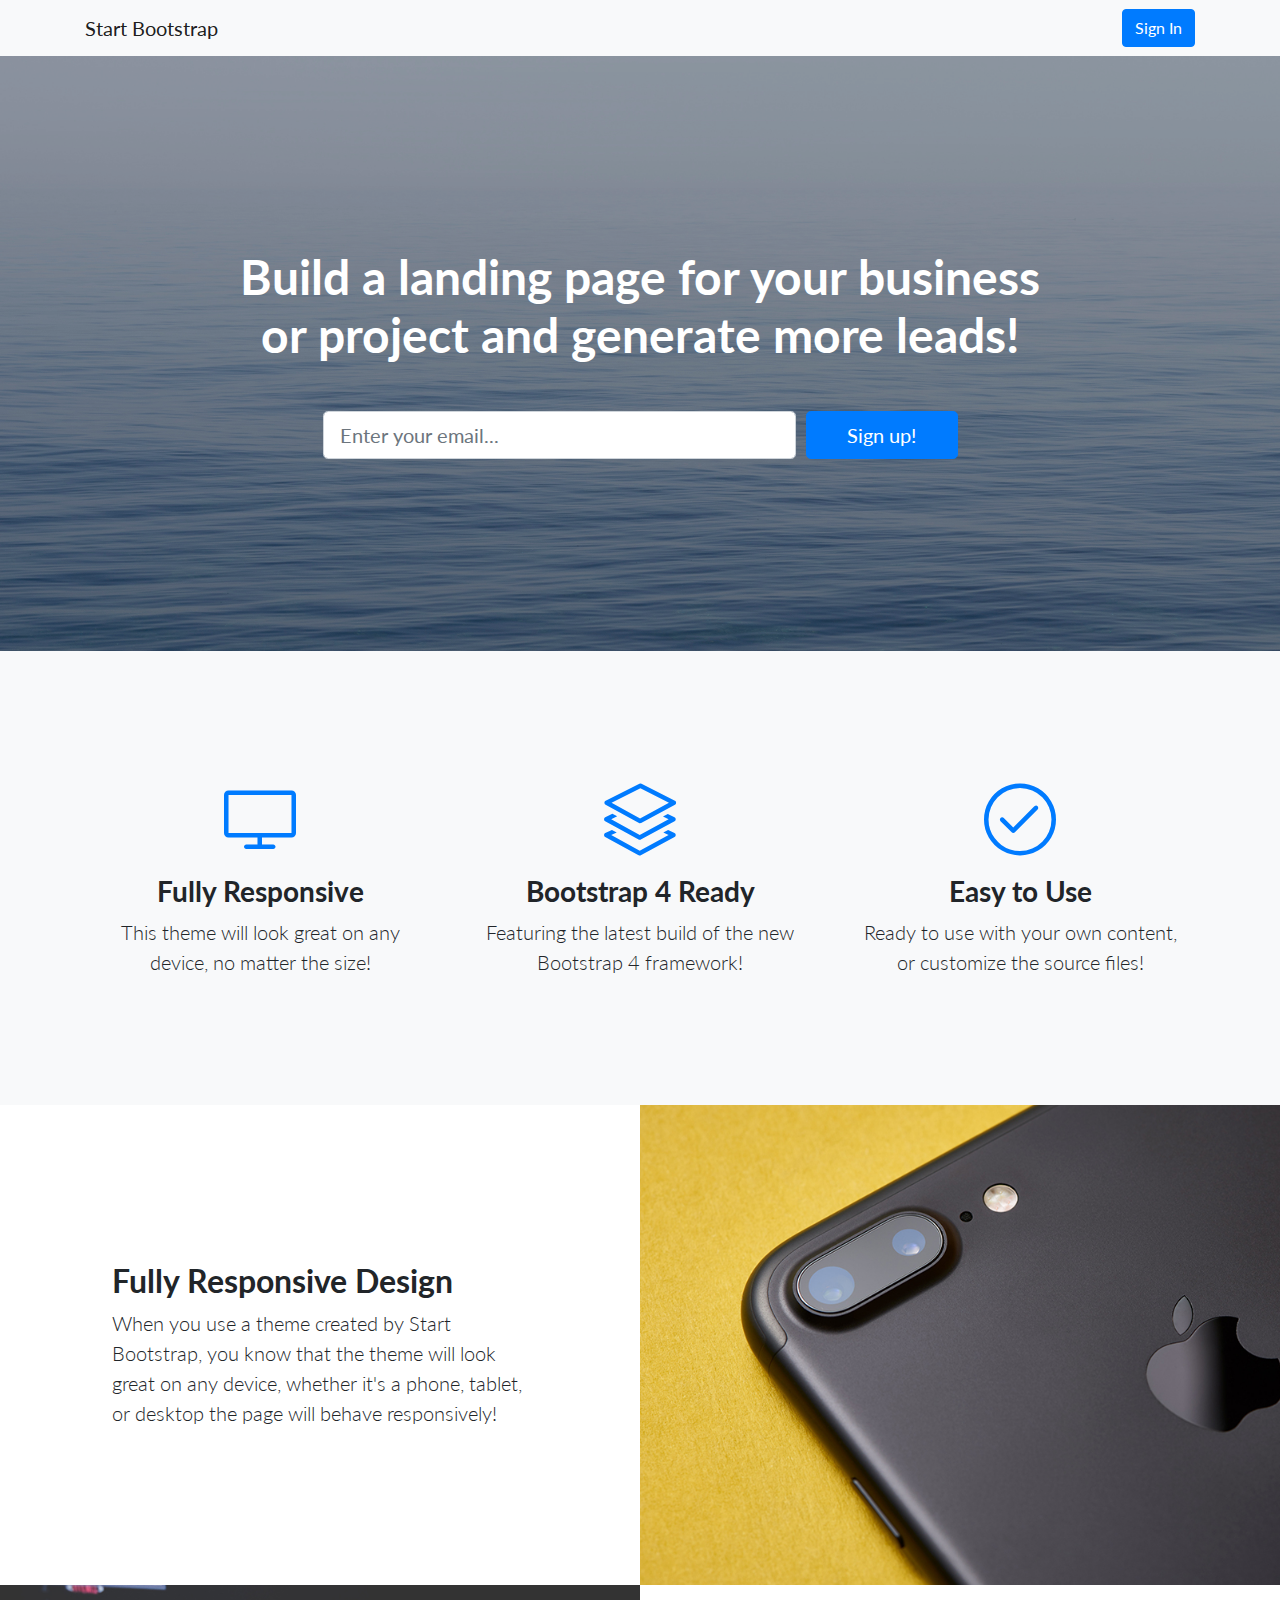
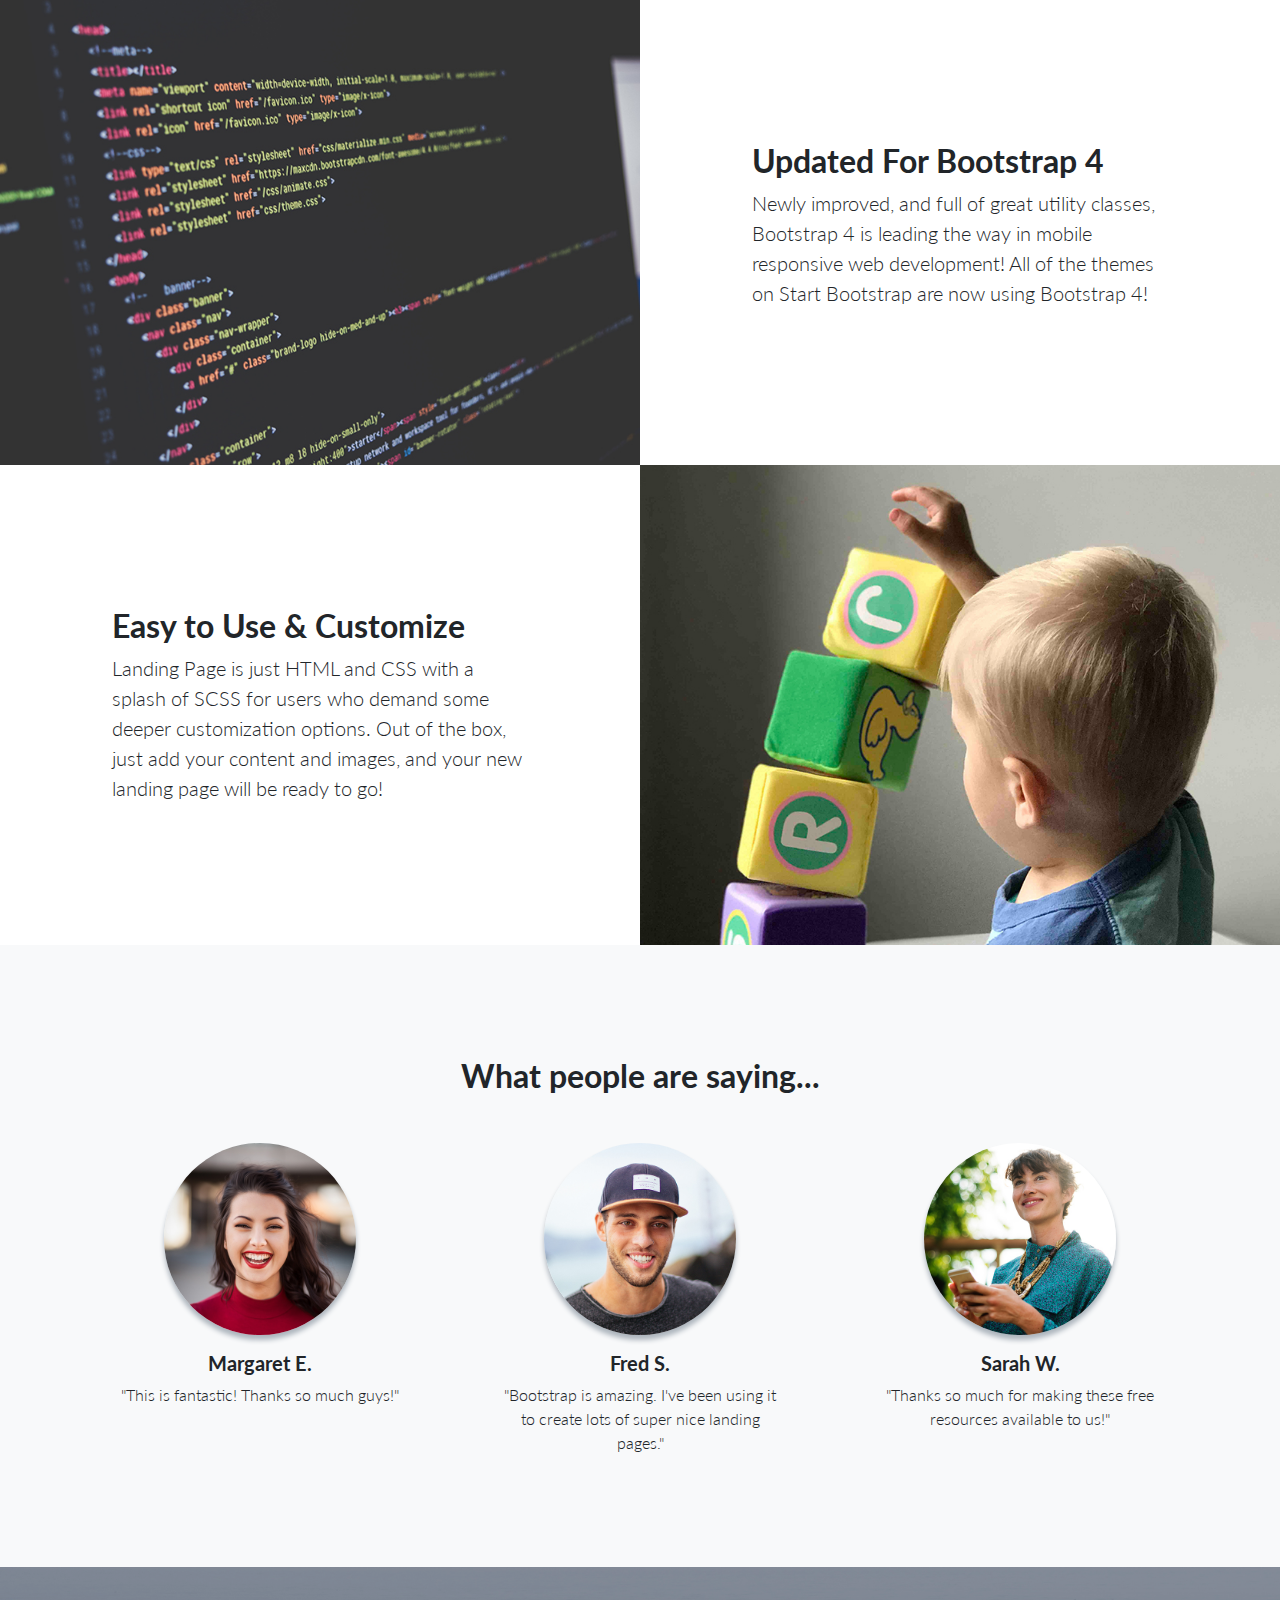
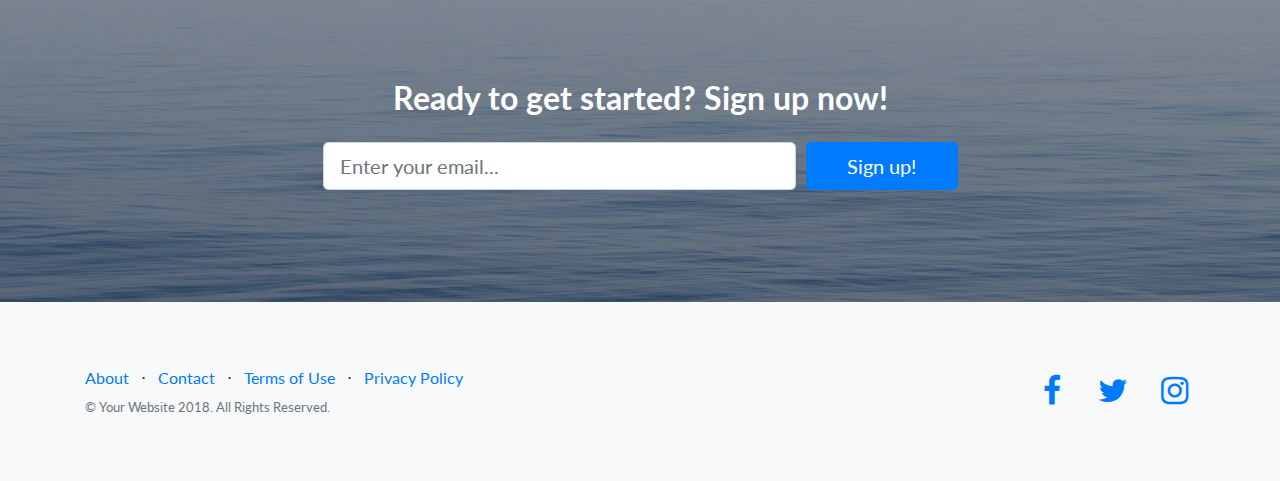
<file: startbootstrap-landing-page-gh-pages/index.html>
<!DOCTYPE html>
<html lang="en">

  <head>

    <meta charset="utf-8">
    <meta name="viewport" content="width=device-width, initial-scale=1, shrink-to-fit=no">
    <meta name="description" content="">
    <meta name="author" content="">

    <title>Landing Page - Start Bootstrap Theme</title>

    <!-- Bootstrap core CSS -->
    <link href="vendor/bootstrap/css/bootstrap.min.css" rel="stylesheet">

    <!-- Custom fonts for this template -->
    <link href="vendor/font-awesome/css/font-awesome.min.css" rel="stylesheet" type="text/css">
    <link href="vendor/simple-line-icons/css/simple-line-icons.css" rel="stylesheet" type="text/css">
    <link href="https://fonts.googleapis.com/css?family=Lato:300,400,700,300italic,400italic,700italic" rel="stylesheet" type="text/css">

    <!-- Custom styles for this template -->
    <link href="css/landing-page.min.css" rel="stylesheet">

  </head>

  <body>

    <!-- Navigation -->
    <nav class="navbar navbar-light bg-light static-top">
      <div class="container">
        <a class="navbar-brand" href="#">Start Bootstrap</a>
        <a class="btn btn-primary" href="#">Sign In</a>
      </div>
    </nav>

    <!-- Masthead -->
    <header class="masthead text-white text-center">
      <div class="overlay"></div>
      <div class="container">
        <div class="row">
          <div class="col-xl-9 mx-auto">
            <h1 class="mb-5">Build a landing page for your business or project and generate more leads!</h1>
          </div>
          <div class="col-md-10 col-lg-8 col-xl-7 mx-auto">
            <form>
              <div class="form-row">
                <div class="col-12 col-md-9 mb-2 mb-md-0">
                  <input type="email" class="form-control form-control-lg" placeholder="Enter your email...">
                </div>
                <div class="col-12 col-md-3">
                  <button type="submit" class="btn btn-block btn-lg btn-primary">Sign up!</button>
                </div>
              </div>
            </form>
          </div>
        </div>
      </div>
    </header>

    <!-- Icons Grid -->
    <section class="features-icons bg-light text-center">
      <div class="container">
        <div class="row">
          <div class="col-lg-4">
            <div class="features-icons-item mx-auto mb-5 mb-lg-0 mb-lg-3">
              <div class="features-icons-icon d-flex">
                <i class="icon-screen-desktop m-auto text-primary"></i>
              </div>
              <h3>Fully Responsive</h3>
              <p class="lead mb-0">This theme will look great on any device, no matter the size!</p>
            </div>
          </div>
          <div class="col-lg-4">
            <div class="features-icons-item mx-auto mb-5 mb-lg-0 mb-lg-3">
              <div class="features-icons-icon d-flex">
                <i class="icon-layers m-auto text-primary"></i>
              </div>
              <h3>Bootstrap 4 Ready</h3>
              <p class="lead mb-0">Featuring the latest build of the new Bootstrap 4 framework!</p>
            </div>
          </div>
          <div class="col-lg-4">
            <div class="features-icons-item mx-auto mb-0 mb-lg-3">
              <div class="features-icons-icon d-flex">
                <i class="icon-check m-auto text-primary"></i>
              </div>
              <h3>Easy to Use</h3>
              <p class="lead mb-0">Ready to use with your own content, or customize the source files!</p>
            </div>
          </div>
        </div>
      </div>
    </section>

    <!-- Image Showcases -->
    <section class="showcase">
      <div class="container-fluid p-0">
        <div class="row no-gutters">

          <div class="col-lg-6 order-lg-2 text-white showcase-img" style="background-image: url('img/bg-showcase-1.jpg');"></div>
          <div class="col-lg-6 order-lg-1 my-auto showcase-text">
            <h2>Fully Responsive Design</h2>
            <p class="lead mb-0">When you use a theme created by Start Bootstrap, you know that the theme will look great on any device, whether it's a phone, tablet, or desktop the page will behave responsively!</p>
          </div>
        </div>
        <div class="row no-gutters">
          <div class="col-lg-6 text-white showcase-img" style="background-image: url('img/bg-showcase-2.jpg');"></div>
          <div class="col-lg-6 my-auto showcase-text">
            <h2>Updated For Bootstrap 4</h2>
            <p class="lead mb-0">Newly improved, and full of great utility classes, Bootstrap 4 is leading the way in mobile responsive web development! All of the themes on Start Bootstrap are now using Bootstrap 4!</p>
          </div>
        </div>
        <div class="row no-gutters">
          <div class="col-lg-6 order-lg-2 text-white showcase-img" style="background-image: url('img/bg-showcase-3.jpg');"></div>
          <div class="col-lg-6 order-lg-1 my-auto showcase-text">
            <h2>Easy to Use &amp; Customize</h2>
            <p class="lead mb-0">Landing Page is just HTML and CSS with a splash of SCSS for users who demand some deeper customization options. Out of the box, just add your content and images, and your new landing page will be ready to go!</p>
          </div>
        </div>
      </div>
    </section>

    <!-- Testimonials -->
    <section class="testimonials text-center bg-light">
      <div class="container">
        <h2 class="mb-5">What people are saying...</h2>
        <div class="row">
          <div class="col-lg-4">
            <div class="testimonial-item mx-auto mb-5 mb-lg-0">
              <img class="img-fluid rounded-circle mb-3" src="img/testimonials-1.jpg" alt="">
              <h5>Margaret E.</h5>
              <p class="font-weight-light mb-0">"This is fantastic! Thanks so much guys!"</p>
            </div>
          </div>
          <div class="col-lg-4">
            <div class="testimonial-item mx-auto mb-5 mb-lg-0">
              <img class="img-fluid rounded-circle mb-3" src="img/testimonials-2.jpg" alt="">
              <h5>Fred S.</h5>
              <p class="font-weight-light mb-0">"Bootstrap is amazing. I've been using it to create lots of super nice landing pages."</p>
            </div>
          </div>
          <div class="col-lg-4">
            <div class="testimonial-item mx-auto mb-5 mb-lg-0">
              <img class="img-fluid rounded-circle mb-3" src="img/testimonials-3.jpg" alt="">
              <h5>Sarah	W.</h5>
              <p class="font-weight-light mb-0">"Thanks so much for making these free resources available to us!"</p>
            </div>
          </div>
        </div>
      </div>
    </section>

    <!-- Call to Action -->
    <section class="call-to-action text-white text-center">
      <div class="overlay"></div>
      <div class="container">
        <div class="row">
          <div class="col-xl-9 mx-auto">
            <h2 class="mb-4">Ready to get started? Sign up now!</h2>
          </div>
          <div class="col-md-10 col-lg-8 col-xl-7 mx-auto">
            <form>
              <div class="form-row">
                <div class="col-12 col-md-9 mb-2 mb-md-0">
                  <input type="email" class="form-control form-control-lg" placeholder="Enter your email...">
                </div>
                <div class="col-12 col-md-3">
                  <button type="submit" class="btn btn-block btn-lg btn-primary">Sign up!</button>
                </div>
              </div>
            </form>
          </div>
        </div>
      </div>
    </section>

    <!-- Footer -->
    <footer class="footer bg-light">
      <div class="container">
        <div class="row">
          <div class="col-lg-6 h-100 text-center text-lg-left my-auto">
            <ul class="list-inline mb-2">
              <li class="list-inline-item">
                <a href="#">About</a>
              </li>
              <li class="list-inline-item">&sdot;</li>
              <li class="list-inline-item">
                <a href="#">Contact</a>
              </li>
              <li class="list-inline-item">&sdot;</li>
              <li class="list-inline-item">
                <a href="#">Terms of Use</a>
              </li>
              <li class="list-inline-item">&sdot;</li>
              <li class="list-inline-item">
                <a href="#">Privacy Policy</a>
              </li>
            </ul>
            <p class="text-muted small mb-4 mb-lg-0">&copy; Your Website 2018. All Rights Reserved.</p>
          </div>
          <div class="col-lg-6 h-100 text-center text-lg-right my-auto">
            <ul class="list-inline mb-0">
              <li class="list-inline-item mr-3">
                <a href="#">
                  <i class="fa fa-facebook fa-2x fa-fw"></i>
                </a>
              </li>
              <li class="list-inline-item mr-3">
                <a href="#">
                  <i class="fa fa-twitter fa-2x fa-fw"></i>
                </a>
              </li>
              <li class="list-inline-item">
                <a href="#">
                  <i class="fa fa-instagram fa-2x fa-fw"></i>
                </a>
              </li>
            </ul>
          </div>
        </div>
      </div>
    </footer>

    <!-- Bootstrap core JavaScript -->
    <script src="vendor/jquery/jquery.min.js"></script>
    <script src="vendor/bootstrap/js/bootstrap.bundle.min.js"></script>

  </body>

</html>
</file>
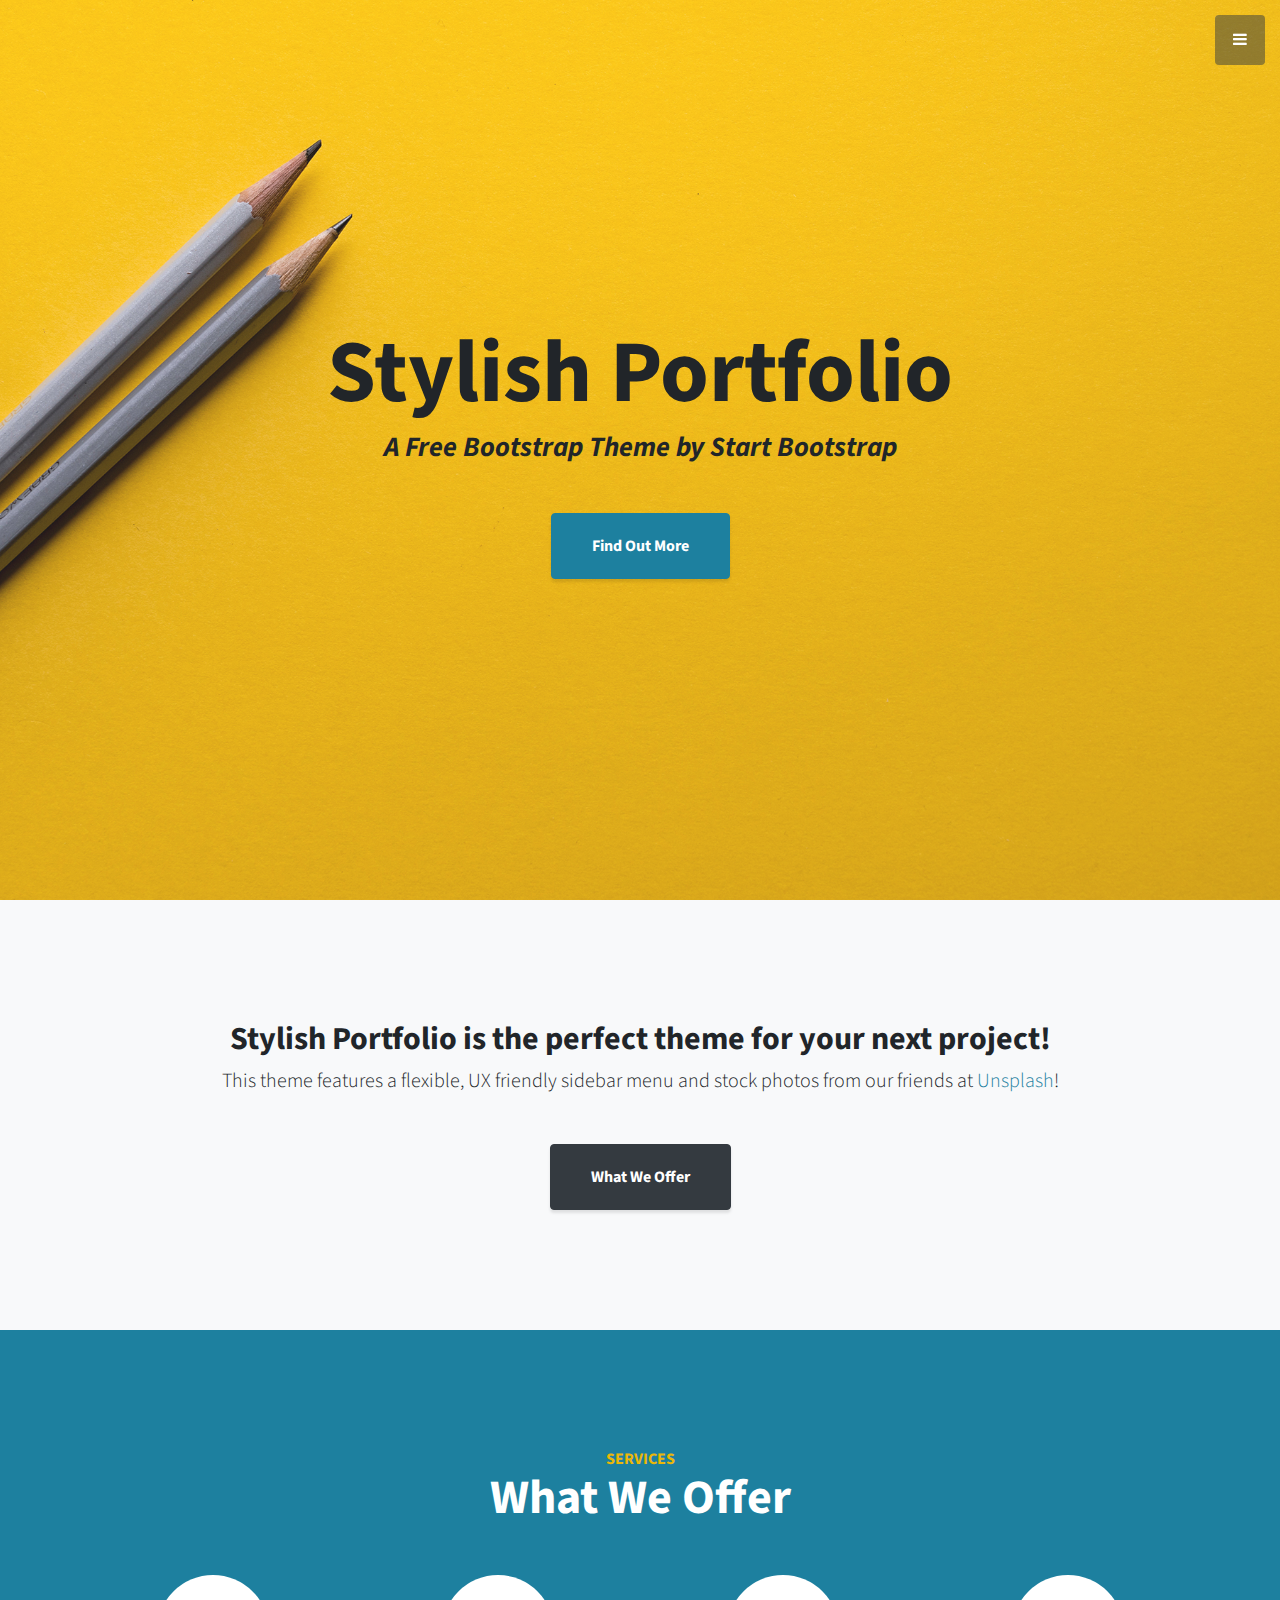
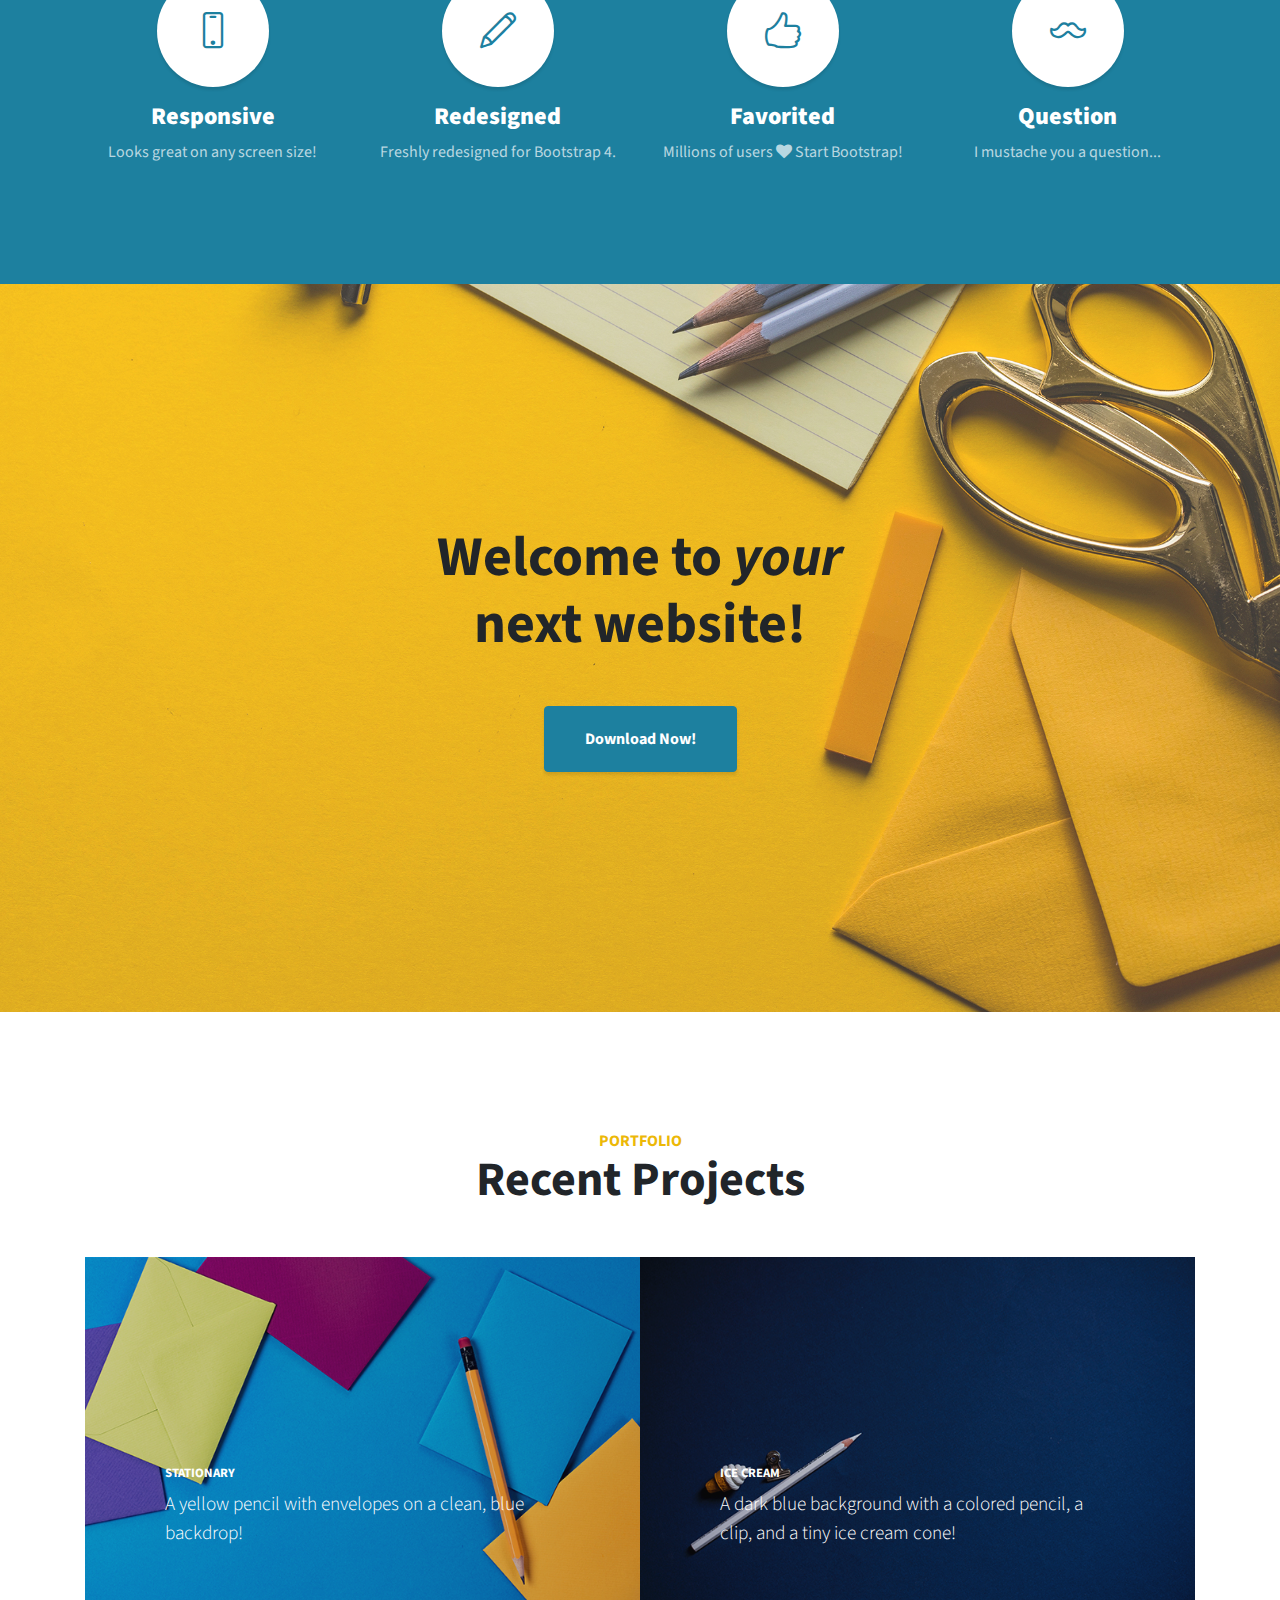
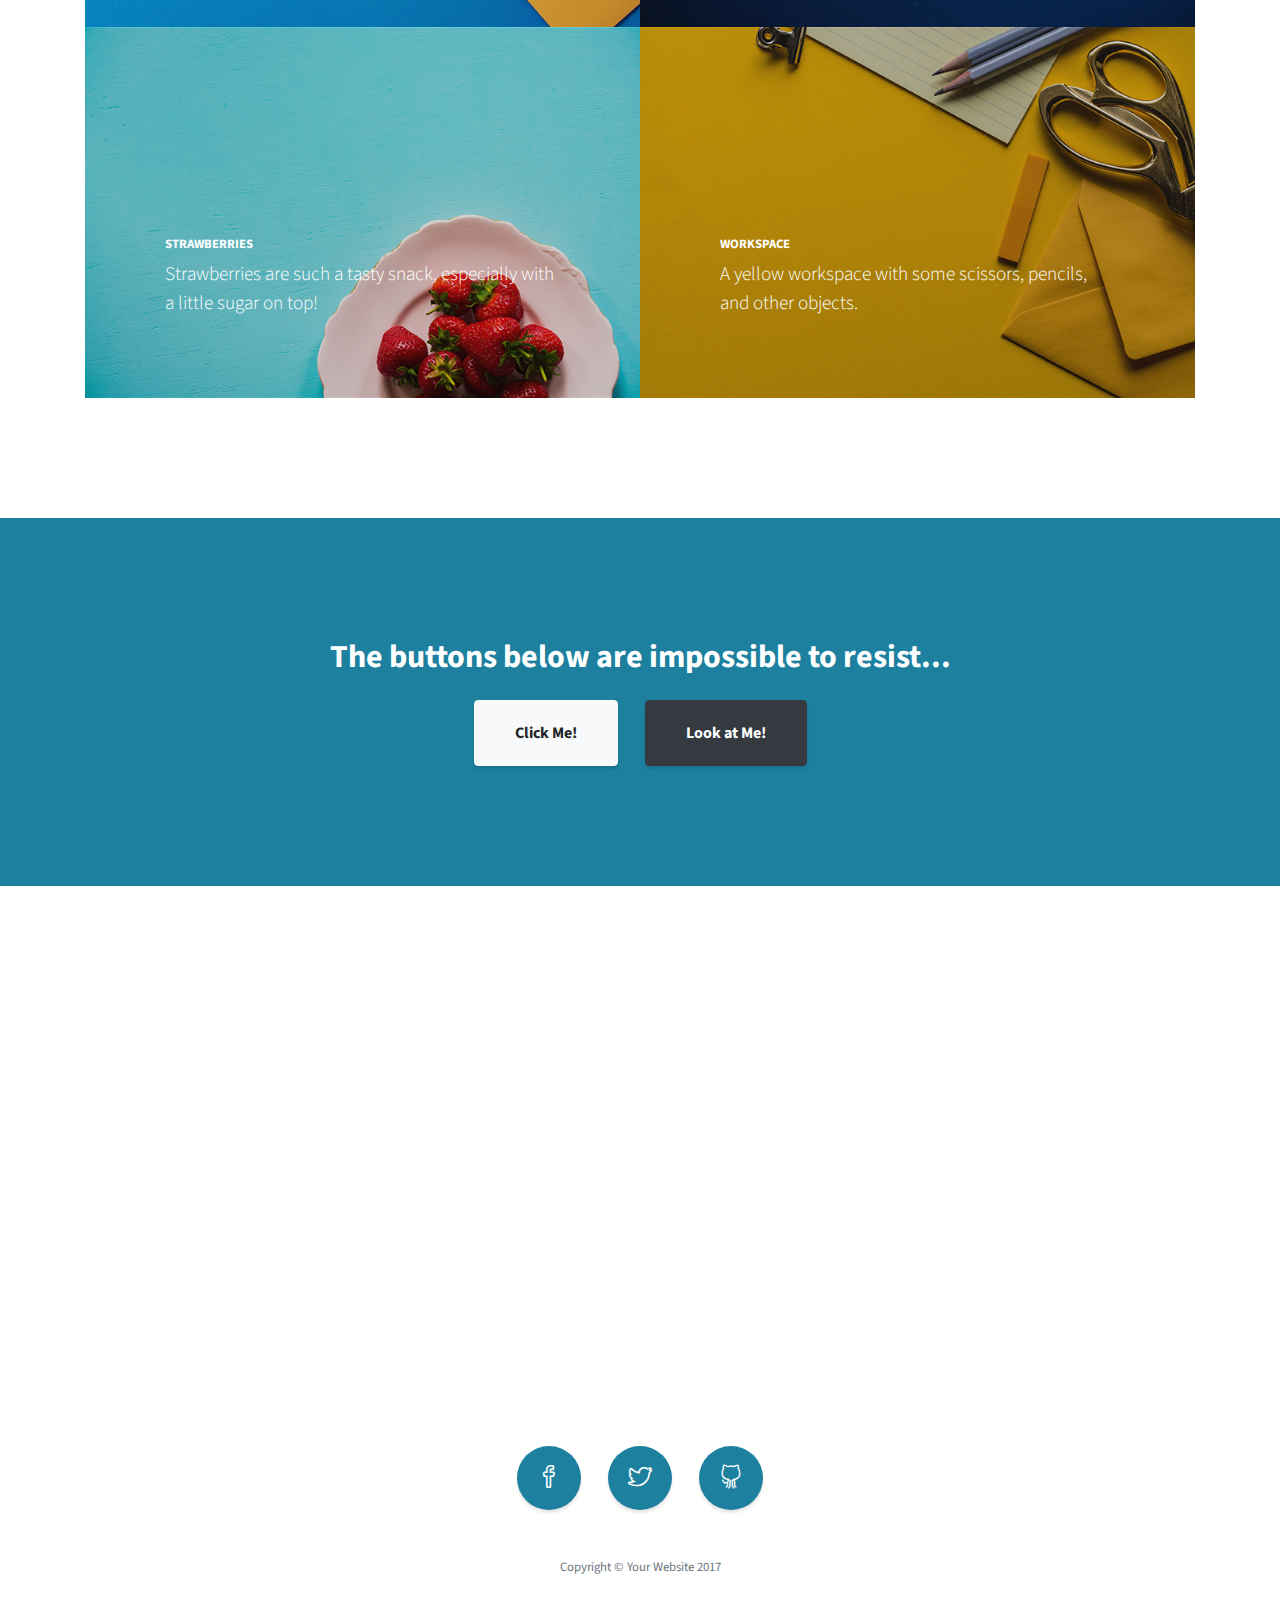
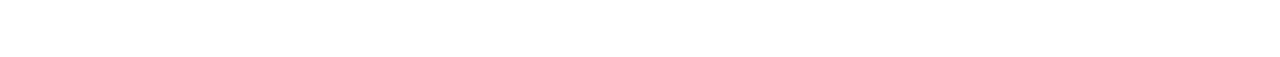
<file: startbootstrap-stylish-portfolio-gh-pages/index.html>
<!DOCTYPE html>
<html lang="en">

  <head>

    <meta charset="utf-8">
    <meta name="viewport" content="width=device-width, initial-scale=1, shrink-to-fit=no">
    <meta name="description" content="">
    <meta name="author" content="">

    <title>Stylish Portfolio - Start Bootstrap Template</title>

    <!-- Bootstrap Core CSS -->
    <link href="vendor/bootstrap/css/bootstrap.min.css" rel="stylesheet">

    <!-- Custom Fonts -->
    <link href="vendor/font-awesome/css/font-awesome.min.css" rel="stylesheet" type="text/css">
    <link href="https://fonts.googleapis.com/css?family=Source+Sans+Pro:300,400,700,300italic,400italic,700italic" rel="stylesheet" type="text/css">
    <link href="vendor/simple-line-icons/css/simple-line-icons.css" rel="stylesheet">

    <!-- Custom CSS -->
    <link href="css/stylish-portfolio.min.css" rel="stylesheet">

  </head>

  <body id="page-top">
    <!-- Navigation -->
    <a class="menu-toggle rounded" href="#">
      <i class="fa fa-bars"></i>
    </a>
    <nav id="sidebar-wrapper">
      <ul class="sidebar-nav">
        <li class="sidebar-brand">
          <a class="js-scroll-trigger" href="#page-top">Start Bootstrap</a>
        </li>
        <li class="sidebar-nav-item">
          <a class="js-scroll-trigger" href="#page-top">Home</a>
        </li>
        <li class="sidebar-nav-item">
          <a class="js-scroll-trigger" href="#about">About</a>
        </li>
        <li class="sidebar-nav-item">
          <a class="js-scroll-trigger" href="#services">Services</a>
        </li>
        <li class="sidebar-nav-item">
          <a class="js-scroll-trigger" href="#portfolio">Portfolio</a>
        </li>
        <li class="sidebar-nav-item">
          <a class="js-scroll-trigger" href="#contact">Contact</a>
        </li>
      </ul>
    </nav>

    <!-- Header -->
    <header class="masthead d-flex">
      <div class="container text-center my-auto">
        <h1 class="mb-1">Stylish Portfolio</h1>
        <h3 class="mb-5">
          <em>A Free Bootstrap Theme by Start Bootstrap</em>
        </h3>
        <a class="btn btn-primary btn-xl js-scroll-trigger" href="#about">Find Out More</a>
      </div>
      <div class="overlay"></div>
    </header>

    <!-- About -->
    <section class="content-section bg-light" id="about">
      <div class="container text-center">
        <div class="row">
          <div class="col-lg-10 mx-auto">
            <h2>Stylish Portfolio is the perfect theme for your next project!</h2>
            <p class="lead mb-5">This theme features a flexible, UX friendly sidebar menu and stock photos from our friends at
              <a href="https://unsplash.com/">Unsplash</a>!</p>
            <a class="btn btn-dark btn-xl js-scroll-trigger" href="#services">What We Offer</a>
          </div>
        </div>
      </div>
    </section>

    <!-- Services -->
    <section class="content-section bg-primary text-white text-center" id="services">
      <div class="container">
        <div class="content-section-heading">
          <h3 class="text-secondary mb-0">Services</h3>
          <h2 class="mb-5">What We Offer</h2>
        </div>
        <div class="row">
          <div class="col-lg-3 col-md-6 mb-5 mb-lg-0">
            <span class="service-icon rounded-circle mx-auto mb-3">
              <i class="icon-screen-smartphone"></i>
            </span>
            <h4>
              <strong>Responsive</strong>
            </h4>
            <p class="text-faded mb-0">Looks great on any screen size!</p>
          </div>
          <div class="col-lg-3 col-md-6 mb-5 mb-lg-0">
            <span class="service-icon rounded-circle mx-auto mb-3">
              <i class="icon-pencil"></i>
            </span>
            <h4>
              <strong>Redesigned</strong>
            </h4>
            <p class="text-faded mb-0">Freshly redesigned for Bootstrap 4.</p>
          </div>
          <div class="col-lg-3 col-md-6 mb-5 mb-md-0">
            <span class="service-icon rounded-circle mx-auto mb-3">
              <i class="icon-like"></i>
            </span>
            <h4>
              <strong>Favorited</strong>
            </h4>
            <p class="text-faded mb-0">Millions of users
              <i class="fa fa-heart"></i>
              Start Bootstrap!</p>
          </div>
          <div class="col-lg-3 col-md-6">
            <span class="service-icon rounded-circle mx-auto mb-3">
              <i class="icon-mustache"></i>
            </span>
            <h4>
              <strong>Question</strong>
            </h4>
            <p class="text-faded mb-0">I mustache you a question...</p>
          </div>
        </div>
      </div>
    </section>

    <!-- Callout -->
    <section class="callout">
      <div class="container text-center">
        <h2 class="mx-auto mb-5">Welcome to
          <em>your</em>
          next website!</h2>
        <a class="btn btn-primary btn-xl" href="https://startbootstrap.com/template-overviews/stylish-portfolio/">Download Now!</a>
      </div>
    </section>

    <!-- Portfolio -->
    <section class="content-section" id="portfolio">
      <div class="container">
        <div class="content-section-heading text-center">
          <h3 class="text-secondary mb-0">Portfolio</h3>
          <h2 class="mb-5">Recent Projects</h2>
        </div>
        <div class="row no-gutters">
          <div class="col-lg-6">
            <a class="portfolio-item" href="#">
              <span class="caption">
                <span class="caption-content">
                  <h2>Stationary</h2>
                  <p class="mb-0">A yellow pencil with envelopes on a clean, blue backdrop!</p>
                </span>
              </span>
              <img class="img-fluid" src="img/portfolio-1.jpg" alt="">
            </a>
          </div>
          <div class="col-lg-6">
            <a class="portfolio-item" href="#">
              <span class="caption">
                <span class="caption-content">
                  <h2>Ice Cream</h2>
                  <p class="mb-0">A dark blue background with a colored pencil, a clip, and a tiny ice cream cone!</p>
                </span>
              </span>
              <img class="img-fluid" src="img/portfolio-2.jpg" alt="">
            </a>
          </div>
          <div class="col-lg-6">
            <a class="portfolio-item" href="#">
              <span class="caption">
                <span class="caption-content">
                  <h2>Strawberries</h2>
                  <p class="mb-0">Strawberries are such a tasty snack, especially with a little sugar on top!</p>
                </span>
              </span>
              <img class="img-fluid" src="img/portfolio-3.jpg" alt="">
            </a>
          </div>
          <div class="col-lg-6">
            <a class="portfolio-item" href="#">
              <span class="caption">
                <span class="caption-content">
                  <h2>Workspace</h2>
                  <p class="mb-0">A yellow workspace with some scissors, pencils, and other objects.</p>
                </span>
              </span>
              <img class="img-fluid" src="img/portfolio-4.jpg" alt="">
            </a>
          </div>
        </div>
      </div>
    </section>

    <!-- Call to Action -->
    <section class="content-section bg-primary text-white">
      <div class="container text-center">
        <h2 class="mb-4">The buttons below are impossible to resist...</h2>
        <a href="#" class="btn btn-xl btn-light mr-4">Click Me!</a>
        <a href="#" class="btn btn-xl btn-dark">Look at Me!</a>
      </div>
    </section>

    <!-- Map -->
    <section id="contact" class="map">
      <iframe width="100%" height="100%" frameborder="0" scrolling="no" marginheight="0" marginwidth="0" src="https://maps.google.com/maps?f=q&amp;source=s_q&amp;hl=en&amp;geocode=&amp;q=Twitter,+Inc.,+Market+Street,+San+Francisco,+CA&amp;aq=0&amp;oq=twitter&amp;sll=28.659344,-81.187888&amp;sspn=0.128789,0.264187&amp;ie=UTF8&amp;hq=Twitter,+Inc.,+Market+Street,+San+Francisco,+CA&amp;t=m&amp;z=15&amp;iwloc=A&amp;output=embed"></iframe>
      <br/>
      <small>
        <a href="https://maps.google.com/maps?f=q&amp;source=embed&amp;hl=en&amp;geocode=&amp;q=Twitter,+Inc.,+Market+Street,+San+Francisco,+CA&amp;aq=0&amp;oq=twitter&amp;sll=28.659344,-81.187888&amp;sspn=0.128789,0.264187&amp;ie=UTF8&amp;hq=Twitter,+Inc.,+Market+Street,+San+Francisco,+CA&amp;t=m&amp;z=15&amp;iwloc=A"></a>
      </small>
    </section>

    <!-- Footer -->
    <footer class="footer text-center">
      <div class="container">
        <ul class="list-inline mb-5">
          <li class="list-inline-item">
            <a class="social-link rounded-circle text-white mr-3" href="#">
              <i class="icon-social-facebook"></i>
            </a>
          </li>
          <li class="list-inline-item">
            <a class="social-link rounded-circle text-white mr-3" href="#">
              <i class="icon-social-twitter"></i>
            </a>
          </li>
          <li class="list-inline-item">
            <a class="social-link rounded-circle text-white" href="#">
              <i class="icon-social-github"></i>
            </a>
          </li>
        </ul>
        <p class="text-muted small mb-0">Copyright &copy; Your Website 2017</p>
      </div>
    </footer>

    <!-- Scroll to Top Button-->
    <a class="scroll-to-top rounded js-scroll-trigger" href="#page-top">
      <i class="fa fa-angle-up"></i>
    </a>

    <!-- Bootstrap core JavaScript -->
    <script src="vendor/jquery/jquery.min.js"></script>
    <script src="vendor/bootstrap/js/bootstrap.bundle.min.js"></script>

    <!-- Plugin JavaScript -->
    <script src="vendor/jquery-easing/jquery.easing.min.js"></script>

    <!-- Custom scripts for this template -->
    <script src="js/stylish-portfolio.min.js"></script>

  </body>

</html>
</file>
<file: assets/css/style.css>
@import url('https://fonts.googleapis.com/css?family=Lato');
html {
    height: 100%;
    width: 100%;
}

a,
a:hover,
a:active,
a:visited,
a:focus {
    text-decoration: none;
}

body {
    -webkit-font-smoothing: antialiased;
    /* position: relative; */
    width: 100%;
    margin: 0;
    font-family: 'Lato', sans-serif;
}

/* Side Menu */

#sidebar-wrapper {
    position: fixed;
    z-index: 2;
    right: 0;
    width: 250px;
    height: 100%;
    -webkit-transition: all 0.4s ease 0s;
    -moz-transition: all 0.4s ease 0s;
    -ms-transition: all 0.4s ease 0s;
    -o-transition: all 0.4s ease 0s;
    transition: all 0.4s ease 0s;
    transform: translateX(250px);
    background: rgba(0, 0, 0, 0.8);
    border-left: 1px solid rgba(255, 255, 255, 0.1);
}

.sidebar-nav {
    position: absolute;
    top: 0;
    width: 250px;
    margin: 0;
    padding: 0;
    list-style: none;
}

.sidebar-nav li.sidebar-nav-item a {
    display: block;
    text-decoration: none;
    color: #fff;
    padding: 15px;
}

.sidebar-nav li a:hover {
    text-decoration: none;
    color: #fff;
    background: rgba(255, 255, 255, 0.2);
}

.sidebar-nav li a:active,
.sidebar-nav li a:focus {
    text-decoration: none;
}

.sidebar-nav>.sidebar-brand {
    font-size: 1.2rem;
    background: rgba(52, 58, 64, 0.1);
    height: 80px;
    line-height: 50px;
    padding-top: 15px;
    padding-bottom: 15px;
    padding-left: 15px;
}

.sidebar-nav>.sidebar-brand a {
    color: #fff;
}

.sidebar-nav>.sidebar-brand a:hover {
    color: #fff;
    background: none;
}

#sidebar-wrapper.active {
    right: 250px;
    width: 250px;
    -webkit-transition: all 0.4s ease 0s;
    -moz-transition: all 0.4s ease 0s;
    -ms-transition: all 0.4s ease 0s;
    -o-transition: all 0.4s ease 0s;
    transition: all 0.4s ease 0s;
}

.menu-toggle {
    position: fixed;
    right: 15px;
    top: 15px;
    width: 50px;
    height: 50px;
    text-align: center;
    color: #fff;
    background: rgba(52, 58, 64, 0.5);
    line-height: 50px;
    z-index: 999;
}

.menu-toggle:focus,
.menu-toggle:hover {
    color: #fff;
}

.menu-toggle:hover {
    background: #343a40;
}

/* header */

.masthead {
    color: #ffffff;
    min-height: 30rem;
    position: relative;
    display: table;
    width: 100%;
    height: auto;
    padding-top: 8rem;
    padding-bottom: 8rem;
    background: linear-gradient(90deg, rgba(255, 255, 255, 0.1) 0%, rgba(255, 255, 255, 0.1) 100%), url("../img/bgmain.jpg");
    background-position: center center;
    background-repeat: no-repeat;
    background-size: cover;
}

.masthead h3 {
    font-weight: lighter;
    font-size: 1.5rem;
    padding-top: 12px;
}

.masthead h1 {
    font-size: 4rem;
    margin: 0;
    padding: 0;
}

@media (min-width: 992px) {
    .masthead {
        height: 100vh;
    }
    .masthead h1 {
        font-size: 3.5rem;
    }
}

.tagline a:hover {
    transform: scale(1.5);
    transition: transform 0.2s;
}

.showcase .showcase-text {
    padding: 2rem;
}

.showcase .showcase-img {
    min-height: 25rem;
    background-size: cover;
    background-repeat: no-repeat;
    background-position: center;
}

@media (min-width: 768px) {
    .showcase .showcase-text {
        padding: 2rem;
    }
}

.teamwork {
    background-image: url('/assets/img/teamwork.jpg');
    background-position: center;
    background-size: cover;
}

.social-links {
    list-style: none;
    padding: 0;
    margin: 0;
}

.social-links li {
    display: inline-block;
}

.social-links li a {
    padding: 0 3px;
    display: block;
    transition: transform 0.2s;
}

.social-links li a:hover {
    transform: scale(1.5);
}

/* .social-links li .fa-facebook{
    color: #3b5999;
}

.social-links li .fa-linkedin{
    color: #007bb5;
}

.social-links li .fa-github-square{
    color: #131418;
} */

.scroll-to-top {
    position: fixed;
    right: 15px;
    bottom: 15px;
    display: none;
    width: 50px;
    height: 50px;
    text-align: center;
    color: white;
    background: rgba(52, 58, 64, 0.5);
    line-height: 45px;
}

.scroll-to-top:focus,
.scroll-to-top:hover {
    color: white;
}

.scroll-to-top:hover {
    background: #343a40;
}

.scroll-to-top i {
    font-weight: 800;
}

/* hr {
    margin-top: 50px;
    position: relative;
    top: 0;
    border: 0;
    height: 1px;
    width: 40%;
    background-image: linear-gradient(to right, rgba(0, 0, 0, 0), black, rgba(0, 0, 0, 0));
} */

footer.footer {
    margin-top: 3em;
    padding-top: 1.5rem;
    padding-bottom: 1.5rem;
}
</file>
<file: assets/css/timeline.css>
/* .main-timeline{
    padding-top: 50px;
    overflow: hidden;
    position: relative;
}
.main-timeline:before{
    content: "";
    width: 7px;
    height: 100%;
    background: #455A64;
    margin: 0 auto;
    position: absolute;
    top: 80px;
    left: 0;
    right: 0;
}
.main-timeline .timeline{
    width: 50%;
    float: left;
    padding: 20px 60px;
    border-top: 7px solid #455A64;
    border-right: 7px solid #455A64;
    border-radius: 0 30px 0 0;
    position: relative;
    right: -3.5px;
}
.main-timeline .icon{
    display: block;
    width: 50px;
    height: 50px;
    line-height:40px;
    border-radius: 50%;
    background: #4285F4;
    border: 4px solid #fff;
    text-align: center;
    color: #fff;
    box-shadow: 0 0 0 2px #4285F4;
    position: absolute;
    top: -30px;
    left: 0;
}

.main-timeline .timeline-content{
    display: block;
    padding: 30px 10px 10px;
    border-radius: 20px;
    background: #4285F4;
    color: #fff;
    position: relative;
}
.main-timeline .timeline-content:hover{
    text-decoration: none;
    color: #fff;
}
.main-timeline .timeline-content:before,
.main-timeline .timeline-content:after{
    content: "";
    display: block;
    width: 10px;
    height: 50px;
    border-radius: 10px;
    background: #4285F4;
    border: 1px solid #fff;
    position: absolute;
    top: -35px;
    left: 50px;
}
.main-timeline .timeline-content:after{
    left: auto;
    right: 50px;
}
.main-timeline .title{
    text-align: center;
    font-size: 24px;
    margin-bottom: 10;
}
.main-timeline .description{
    font-size: 15px;
    letter-spacing: 1px;
    margin: 0 0 5px 0;
    text-align: justify;
    font-style: oblique;
}
.main-timeline .timeline:nth-child(2n){
    border-right: none;
    border-left: 7px solid #455A64;
    border-radius: 30px 0 0 0;
    right: auto;
    left: -3.5px;
}
.main-timeline .timeline:nth-child(2n) .icon{
    left: auto;
    right: 0;
}
.main-timeline .timeline:nth-child(2){ margin-top: 130px; }
.main-timeline .timeline:nth-child(odd){ margin: -130px 0 30px 0; }
.main-timeline .timeline:nth-child(even){ margin-bottom: 80px; }
.main-timeline .timeline:first-child,
.main-timeline .timeline:last-child:nth-child(even){ margin: 0 0 30px 0; }
.main-timeline .timeline:nth-child(2n) .timeline-content,
.main-timeline .timeline:nth-child(2n) .timeline-content:before,
.main-timeline .timeline:nth-child(2n) .timeline-content:after,
.main-timeline .timeline:nth-child(2n) .icon{ background: #ff4444; }
.main-timeline .timeline:nth-child(2n) .icon{ box-shadow: 0 0 0 2px #ff4444; }
.main-timeline .timeline:nth-child(3n) .timeline-content,
.main-timeline .timeline:nth-child(3n) .timeline-content:before,
.main-timeline .timeline:nth-child(3n) .timeline-content:after,
.main-timeline .timeline:nth-child(3n) .icon{ background: #00C851; }
.main-timeline .timeline:nth-child(3n) .icon{ box-shadow: 0 0 0 2px #00C851; }
.main-timeline .timeline:nth-child(4n) .timeline-content,
.main-timeline .timeline:nth-child(4n) .timeline-content:before,
.main-timeline .timeline:nth-child(4n) .timeline-content:after,
.main-timeline .timeline:nth-child(4n) .icon{ background: #ffbb33; }
.main-timeline .timeline:nth-child(4n) .icon{ box-shadow: 0 0 0 2px #ffbb33; }
.main-timeline .timeline:nth-child(5n) .timeline-content,
.main-timeline .timeline:nth-child(5n) .timeline-content:before,
.main-timeline .timeline:nth-child(5n) .timeline-content:after,
.main-timeline .timeline:nth-child(5n) .icon{ background: #848E96; }
.main-timeline .timeline:nth-child(5n) .icon{ box-shadow: 0 0 0 2px #848E96; }
.main-timeline .timeline:nth-child(6n) .timeline-content,
.main-timeline .timeline:nth-child(6n) .timeline-content:before,
.main-timeline .timeline:nth-child(6n) .timeline-content:after,
.main-timeline .timeline:nth-child(6n) .icon{ background: #7E57C2; }
.main-timeline .timeline:nth-child(6n) .icon{ box-shadow: 0 0 0 2px #7E57C2; }
@media only screen and (max-width: 767px){
    .main-timeline:before{
        left: 0;
        right: auto;
    }
    .main-timeline .timeline,
    .main-timeline .timeline:nth-child(even),
    .main-timeline .timeline:nth-child(odd){
        width: 100%;
        float: none;
        padding: 20px 30px;
        margin: 0 0 30px 0;
        border-right: none;
        border-left: 7px solid #455A64;
        border-radius: 30px 0 0 0;
        right: auto;
        left: 0;
    }
    .main-timeline .icon{
        left: auto;
        right: 0;
    }
}
@media only screen and (max-width: 480px){
    .main-timeline .title{ font-size: 18px; }
} */

.main-timeline {
    overflow: hidden;
    position: relative;
}

.main-timeline:before,
.main-timeline:after {
    content: "";
    display: block;
    width: 100%;
    clear: both;
}

.main-timeline:before {
    content: "";
    width: 3px;
    height: 100%;
    background: #d6d5d5;
    position: absolute;
    top: 30px;
    left: 50%;
}

.main-timeline .timeline {
    width: 50%;
    float: left;
    padding-right: 30px;
    position: relative;
}

.main-timeline .timeline-icon {
    width: 32px;
    height: 32px;
    border-radius: 50%;
    background: #fff;
    border: 3px solid #fe6847;
    position: absolute;
    top: 5.5%;
    right: -17.5px;
}

.main-timeline .year {
    display: block;
    padding: 10px;
    margin: 0;
    font-size: 30px;
    color: #fff;
    border-radius: 0 50px 50px 0;
    background: #fe6847;
    text-align: center;
    position: relative;
}

.main-timeline .year:before {
    content: "";
    border-top: 35px solid #f59c8b;
    border-left: 35px solid transparent;
    position: absolute;
    bottom: -35px;
    left: 0;
}

.main-timeline .timeline-content {
    padding: 30px 20px;
    margin: 0 45px 0 35px;
    background: #f2f2f2;
}

.main-timeline .title {
    font-size: 19px;
    font-weight: bold;
    color: #504f54;
    margin: 0 0 10px 0;
}

.main-timeline .description {
    font-size: 14px;
    color: #7d7b7b;
    margin: 0;
}

.main-timeline .timeline:nth-child(2n) {
    padding: 0 0 0 30px;
}

.main-timeline .timeline:nth-child(2n) .timeline-icon {
    right: auto;
    left: -14.5px;
}

.main-timeline .timeline:nth-child(2n) .year {
    border-radius: 50px 0 0 50px;
}

.main-timeline .timeline:nth-child(2n) .year:before {
    border-left: none;
    border-right: 35px solid transparent;
    left: auto;
    right: 0;
}

.main-timeline .timeline:nth-child(2n) .timeline-content {
    text-align: right;
    margin: 0 35px 0 45px;
}

.main-timeline .timeline:nth-child(2) {
    margin-top: 170px;
}

.main-timeline .timeline:nth-child(odd) {
    margin: -175px 0 0 0;
}

.main-timeline .timeline:nth-child(even) {
    margin-bottom: 80px;
}

.main-timeline .timeline:first-child,
.main-timeline .timeline:last-child:nth-child(even) {
    margin: 0;
}

.main-timeline .timeline:nth-child(2n) .timeline-icon {
    border-color: #7eda99;
}

.main-timeline .timeline:nth-child(2n) .year {
    background: #7eda99;
}

.main-timeline .timeline:nth-child(2n) .year:before {
    border-top-color: #92efad;
}

.main-timeline .timeline:nth-child(3n) .timeline-icon {
    border-color: #8a5ec1;
}

.main-timeline .timeline:nth-child(3n) .year {
    background: #8a5ec1;
}

.main-timeline .timeline:nth-child(3n) .year:before {
    border-top-color: #a381cf;
}

.main-timeline .timeline:nth-child(4n) .timeline-icon {
    border-color: #f98d9c;
}

.main-timeline .timeline:nth-child(4n) .year {
    background: #f98d9c;
}

.main-timeline .timeline:nth-child(4n) .year:before {
    border-top-color: #f2aab3;
}

@media only screen and (max-width: 767px) {
    .main-timeline {
        overflow: visible;
    }
    .main-timeline:before {
        top: 0;
        left: 0;
    }
    .main-timeline .timeline:nth-child(2),
    .main-timeline .timeline:nth-child(odd),
    .main-timeline .timeline:nth-child(even) {
        margin: 0;
    }
    .main-timeline .timeline {
        width: 100%;
        float: none;
        padding: 0 0 0 30px;
        margin-bottom: 20px !important;
    }
    .main-timeline .timeline:last-child {
        margin: 0 !important;
    }
    .main-timeline .timeline-icon {
        right: auto;
        left: -14.5px;
    }
    .main-timeline .year {
        border-radius: 50px 0 0 50px;
    }
    .main-timeline .year:before {
        border-left: none;
        border-right: 35px solid transparent;
        left: auto;
        right: 0;
    }
    .main-timeline .timeline-content {
        margin: 0 35px 0 45px;
    }
}
</file>
<file: assets/css/counterstyle.css>
/* .demo{ background: #505050; } */

.counter-main{
    margin: 15px;
}

.counter{
    padding: 20px;
    text-align: center;
    position: relative;
}
 /* .counter .counter-content{
    width: 180px;
    height: 180px;
    border-radius: 50%;
    background: #fff;
    padding: 30px 0;
    margin: 0 auto 30px;
    z-index: 1;
    position: relative;
    transition: all 0.3s ease 0s; 
 }
.counter .counter-content:before{
    content: "";
    width: 122%;
    height: 122%;
    border-radius: 50%;
    border: 20px solid #f19f48;
    border-bottom: 20px solid transparent;
    position: absolute;
    top: 50%;
    left: 50%;
    transform: translate(-50%,-50%);
}
.counter .counter-content:after{
    content: "";
    border-top: 16px solid #f19f48;
    border-left: 16px solid transparent;
    border-right: 16px solid transparent;
    position: absolute;
    bottom: -14px;
    left: 50%;
    transform: translateX(-50%);
}  */

.counter .counter-icon{
    display: block;
    font-size: 50px;
    color: #4285F4;
    line-height: 50px;
}
.counter .counter-value{
    font-size: 30px;
    font-weight: 300;
    color: #000000;
    line-height: 70px;
}
.counter .title{
    display: inline-block;
    padding: 10px 15px;
    background: #4285F4;
    border-radius: 5px;
    font-size: 20px;
    /* font-weight: 600; */
    color: #fff;
    /* text-transform: capitalize; */
    margin: 0;
}
/* .counter.red .counter-content:before{
    border-color: #ef5f61;
    border-bottom-color: transparent;
} */
/* .counter.red .counter-content:after{ border-top-color: #ef5f61; } */
.counter.red .counter-icon{ color: #ef5f61; }
.counter.red .title{ background: #ef5f61; }


.counter.green .counter-icon{ color: #00C851; }
.counter.green .title{ background: #00C851; }


/* .counter.blue .counter-content:before{
    border-color: #4d9fcf;
    border-bottom-color: transparent;
}
.counter.blue .counter-content:after{ border-top-color: #4d9fcf; }
.counter.blue .counter-icon{ color: #4d9fcf; }
.counter.blue .title{ background: #4d9fcf; }
.counter.purple .counter-content:before{
    border-color: #a98ceb;
    border-bottom-color: transparent;
}
.counter.purple .counter-content:after{ border-top-color: #a98ceb; }
.counter.purple .counter-icon{ color: #a98ceb; }
.counter.purple .title{ background: #a98ceb; }
JavaScript (Counter depend on jQuery.) */
</file>
<file: assets/css/position.css>
/*Profile Card 5*/
.profile-card-5{
    margin-top:20px;
    max-width: 100%;
    height: auto;
    /* background-color: rgba(0,0,0,1); */

}
.profile-card-5 .card-img-block {
    max-width: 91%;
    margin: 0 auto;
    position: relative;
    top: -20px;    
}
.profile-card-5 .card-img-block img{
    border-radius:5px;
    box-shadow:0 0 10px rgba(0,0,0,0.63);
    height: auto;
}
.profile-card-5 h5{
    font-weight:600;
}
.profile-card-5 p{
    font-size:14px;
    font-weight:300;
}

.card-body{
    display: inline-block;
    text-align: center;
    /* color: #ffffff; */
}
</file>
<file: assets/css/tablebox.css>
article {
    position: relative;
    top: 50%;
    text-align: center;
    transform: translate(0, -50%);
    padding: 1rem;
  }
  
  h1 {
    font-size: 1.75rem;
    margin: 0 0 0.75rem 0;
  }
  
  /* Pattern styles */
  .container {
    display: grid;
  }
  
  .left-half {
    background: #ff9e2c;
    grid-column: 1;
  }
  
  .right-half {
    background: #b6701e;
    grid-column: 2;
  }
</file>
<file: startbootstrap-landing-page-gh-pages/vendor/simple-line-icons/css/simple-line-icons.css>
@font-face {
  font-family: 'simple-line-icons';
  src: url('../fonts/Simple-Line-Icons.eot?v=2.4.0');
  src: url('../fonts/Simple-Line-Icons.eot?v=2.4.0#iefix') format('embedded-opentype'), url('../fonts/Simple-Line-Icons.woff2?v=2.4.0') format('woff2'), url('../fonts/Simple-Line-Icons.ttf?v=2.4.0') format('truetype'), url('../fonts/Simple-Line-Icons.woff?v=2.4.0') format('woff'), url('../fonts/Simple-Line-Icons.svg?v=2.4.0#simple-line-icons') format('svg');
  font-weight: normal;
  font-style: normal;
}
/*
 Use the following CSS code if you want to have a class per icon.
 Instead of a list of all class selectors, you can use the generic [class*="icon-"] selector, but it's slower:
*/
.icon-user,
.icon-people,
.icon-user-female,
.icon-user-follow,
.icon-user-following,
.icon-user-unfollow,
.icon-login,
.icon-logout,
.icon-emotsmile,
.icon-phone,
.icon-call-end,
.icon-call-in,
.icon-call-out,
.icon-map,
.icon-location-pin,
.icon-direction,
.icon-directions,
.icon-compass,
.icon-layers,
.icon-menu,
.icon-list,
.icon-options-vertical,
.icon-options,
.icon-arrow-down,
.icon-arrow-left,
.icon-arrow-right,
.icon-arrow-up,
.icon-arrow-up-circle,
.icon-arrow-left-circle,
.icon-arrow-right-circle,
.icon-arrow-down-circle,
.icon-check,
.icon-clock,
.icon-plus,
.icon-minus,
.icon-close,
.icon-event,
.icon-exclamation,
.icon-organization,
.icon-trophy,
.icon-screen-smartphone,
.icon-screen-desktop,
.icon-plane,
.icon-notebook,
.icon-mustache,
.icon-mouse,
.icon-magnet,
.icon-energy,
.icon-disc,
.icon-cursor,
.icon-cursor-move,
.icon-crop,
.icon-chemistry,
.icon-speedometer,
.icon-shield,
.icon-screen-tablet,
.icon-magic-wand,
.icon-hourglass,
.icon-graduation,
.icon-ghost,
.icon-game-controller,
.icon-fire,
.icon-eyeglass,
.icon-envelope-open,
.icon-envelope-letter,
.icon-bell,
.icon-badge,
.icon-anchor,
.icon-wallet,
.icon-vector,
.icon-speech,
.icon-puzzle,
.icon-printer,
.icon-present,
.icon-playlist,
.icon-pin,
.icon-picture,
.icon-handbag,
.icon-globe-alt,
.icon-globe,
.icon-folder-alt,
.icon-folder,
.icon-film,
.icon-feed,
.icon-drop,
.icon-drawer,
.icon-docs,
.icon-doc,
.icon-diamond,
.icon-cup,
.icon-calculator,
.icon-bubbles,
.icon-briefcase,
.icon-book-open,
.icon-basket-loaded,
.icon-basket,
.icon-bag,
.icon-action-undo,
.icon-action-redo,
.icon-wrench,
.icon-umbrella,
.icon-trash,
.icon-tag,
.icon-support,
.icon-frame,
.icon-size-fullscreen,
.icon-size-actual,
.icon-shuffle,
.icon-share-alt,
.icon-share,
.icon-rocket,
.icon-question,
.icon-pie-chart,
.icon-pencil,
.icon-note,
.icon-loop,
.icon-home,
.icon-grid,
.icon-graph,
.icon-microphone,
.icon-music-tone-alt,
.icon-music-tone,
.icon-earphones-alt,
.icon-earphones,
.icon-equalizer,
.icon-like,
.icon-dislike,
.icon-control-start,
.icon-control-rewind,
.icon-control-play,
.icon-control-pause,
.icon-control-forward,
.icon-control-end,
.icon-volume-1,
.icon-volume-2,
.icon-volume-off,
.icon-calendar,
.icon-bulb,
.icon-chart,
.icon-ban,
.icon-bubble,
.icon-camrecorder,
.icon-camera,
.icon-cloud-download,
.icon-cloud-upload,
.icon-envelope,
.icon-eye,
.icon-flag,
.icon-heart,
.icon-info,
.icon-key,
.icon-link,
.icon-lock,
.icon-lock-open,
.icon-magnifier,
.icon-magnifier-add,
.icon-magnifier-remove,
.icon-paper-clip,
.icon-paper-plane,
.icon-power,
.icon-refresh,
.icon-reload,
.icon-settings,
.icon-star,
.icon-symbol-female,
.icon-symbol-male,
.icon-target,
.icon-credit-card,
.icon-paypal,
.icon-social-tumblr,
.icon-social-twitter,
.icon-social-facebook,
.icon-social-instagram,
.icon-social-linkedin,
.icon-social-pinterest,
.icon-social-github,
.icon-social-google,
.icon-social-reddit,
.icon-social-skype,
.icon-social-dribbble,
.icon-social-behance,
.icon-social-foursqare,
.icon-social-soundcloud,
.icon-social-spotify,
.icon-social-stumbleupon,
.icon-social-youtube,
.icon-social-dropbox,
.icon-social-vkontakte,
.icon-social-steam {
  font-family: 'simple-line-icons';
  speak: none;
  font-style: normal;
  font-weight: normal;
  font-variant: normal;
  text-transform: none;
  line-height: 1;
  /* Better Font Rendering =========== */
  -webkit-font-smoothing: antialiased;
  -moz-osx-font-smoothing: grayscale;
}
.icon-user:before {
  content: "\e005";
}
.icon-people:before {
  content: "\e001";
}
.icon-user-female:before {
  content: "\e000";
}
.icon-user-follow:before {
  content: "\e002";
}
.icon-user-following:before {
  content: "\e003";
}
.icon-user-unfollow:before {
  content: "\e004";
}
.icon-login:before {
  content: "\e066";
}
.icon-logout:before {
  content: "\e065";
}
.icon-emotsmile:before {
  content: "\e021";
}
.icon-phone:before {
  content: "\e600";
}
.icon-call-end:before {
  content: "\e048";
}
.icon-call-in:before {
  content: "\e047";
}
.icon-call-out:before {
  content: "\e046";
}
.icon-map:before {
  content: "\e033";
}
.icon-location-pin:before {
  content: "\e096";
}
.icon-direction:before {
  content: "\e042";
}
.icon-directions:before {
  content: "\e041";
}
.icon-compass:before {
  content: "\e045";
}
.icon-layers:before {
  content: "\e034";
}
.icon-menu:before {
  content: "\e601";
}
.icon-list:before {
  content: "\e067";
}
.icon-options-vertical:before {
  content: "\e602";
}
.icon-options:before {
  content: "\e603";
}
.icon-arrow-down:before {
  content: "\e604";
}
.icon-arrow-left:before {
  content: "\e605";
}
.icon-arrow-right:before {
  content: "\e606";
}
.icon-arrow-up:before {
  content: "\e607";
}
.icon-arrow-up-circle:before {
  content: "\e078";
}
.icon-arrow-left-circle:before {
  content: "\e07a";
}
.icon-arrow-right-circle:before {
  content: "\e079";
}
.icon-arrow-down-circle:before {
  content: "\e07b";
}
.icon-check:before {
  content: "\e080";
}
.icon-clock:before {
  content: "\e081";
}
.icon-plus:before {
  content: "\e095";
}
.icon-minus:before {
  content: "\e615";
}
.icon-close:before {
  content: "\e082";
}
.icon-event:before {
  content: "\e619";
}
.icon-exclamation:before {
  content: "\e617";
}
.icon-organization:before {
  content: "\e616";
}
.icon-trophy:before {
  content: "\e006";
}
.icon-screen-smartphone:before {
  content: "\e010";
}
.icon-screen-desktop:before {
  content: "\e011";
}
.icon-plane:before {
  content: "\e012";
}
.icon-notebook:before {
  content: "\e013";
}
.icon-mustache:before {
  content: "\e014";
}
.icon-mouse:before {
  content: "\e015";
}
.icon-magnet:before {
  content: "\e016";
}
.icon-energy:before {
  content: "\e020";
}
.icon-disc:before {
  content: "\e022";
}
.icon-cursor:before {
  content: "\e06e";
}
.icon-cursor-move:before {
  content: "\e023";
}
.icon-crop:before {
  content: "\e024";
}
.icon-chemistry:before {
  content: "\e026";
}
.icon-speedometer:before {
  content: "\e007";
}
.icon-shield:before {
  content: "\e00e";
}
.icon-screen-tablet:before {
  content: "\e00f";
}
.icon-magic-wand:before {
  content: "\e017";
}
.icon-hourglass:before {
  content: "\e018";
}
.icon-graduation:before {
  content: "\e019";
}
.icon-ghost:before {
  content: "\e01a";
}
.icon-game-controller:before {
  content: "\e01b";
}
.icon-fire:before {
  content: "\e01c";
}
.icon-eyeglass:before {
  content: "\e01d";
}
.icon-envelope-open:before {
  content: "\e01e";
}
.icon-envelope-letter:before {
  content: "\e01f";
}
.icon-bell:before {
  content: "\e027";
}
.icon-badge:before {
  content: "\e028";
}
.icon-anchor:before {
  content: "\e029";
}
.icon-wallet:before {
  content: "\e02a";
}
.icon-vector:before {
  content: "\e02b";
}
.icon-speech:before {
  content: "\e02c";
}
.icon-puzzle:before {
  content: "\e02d";
}
.icon-printer:before {
  content: "\e02e";
}
.icon-present:before {
  content: "\e02f";
}
.icon-playlist:before {
  content: "\e030";
}
.icon-pin:before {
  content: "\e031";
}
.icon-picture:before {
  content: "\e032";
}
.icon-handbag:before {
  content: "\e035";
}
.icon-globe-alt:before {
  content: "\e036";
}
.icon-globe:before {
  content: "\e037";
}
.icon-folder-alt:before {
  content: "\e039";
}
.icon-folder:before {
  content: "\e089";
}
.icon-film:before {
  content: "\e03a";
}
.icon-feed:before {
  content: "\e03b";
}
.icon-drop:before {
  content: "\e03e";
}
.icon-drawer:before {
  content: "\e03f";
}
.icon-docs:before {
  content: "\e040";
}
.icon-doc:before {
  content: "\e085";
}
.icon-diamond:before {
  content: "\e043";
}
.icon-cup:before {
  content: "\e044";
}
.icon-calculator:before {
  content: "\e049";
}
.icon-bubbles:before {
  content: "\e04a";
}
.icon-briefcase:before {
  content: "\e04b";
}
.icon-book-open:before {
  content: "\e04c";
}
.icon-basket-loaded:before {
  content: "\e04d";
}
.icon-basket:before {
  content: "\e04e";
}
.icon-bag:before {
  content: "\e04f";
}
.icon-action-undo:before {
  content: "\e050";
}
.icon-action-redo:before {
  content: "\e051";
}
.icon-wrench:before {
  content: "\e052";
}
.icon-umbrella:before {
  content: "\e053";
}
.icon-trash:before {
  content: "\e054";
}
.icon-tag:before {
  content: "\e055";
}
.icon-support:before {
  content: "\e056";
}
.icon-frame:before {
  content: "\e038";
}
.icon-size-fullscreen:before {
  content: "\e057";
}
.icon-size-actual:before {
  content: "\e058";
}
.icon-shuffle:before {
  content: "\e059";
}
.icon-share-alt:before {
  content: "\e05a";
}
.icon-share:before {
  content: "\e05b";
}
.icon-rocket:before {
  content: "\e05c";
}
.icon-question:before {
  content: "\e05d";
}
.icon-pie-chart:before {
  content: "\e05e";
}
.icon-pencil:before {
  content: "\e05f";
}
.icon-note:before {
  content: "\e060";
}
.icon-loop:before {
  content: "\e064";
}
.icon-home:before {
  content: "\e069";
}
.icon-grid:before {
  content: "\e06a";
}
.icon-graph:before {
  content: "\e06b";
}
.icon-microphone:before {
  content: "\e063";
}
.icon-music-tone-alt:before {
  content: "\e061";
}
.icon-music-tone:before {
  content: "\e062";
}
.icon-earphones-alt:before {
  content: "\e03c";
}
.icon-earphones:before {
  content: "\e03d";
}
.icon-equalizer:before {
  content: "\e06c";
}
.icon-like:before {
  content: "\e068";
}
.icon-dislike:before {
  content: "\e06d";
}
.icon-control-start:before {
  content: "\e06f";
}
.icon-control-rewind:before {
  content: "\e070";
}
.icon-control-play:before {
  content: "\e071";
}
.icon-control-pause:before {
  content: "\e072";
}
.icon-control-forward:before {
  content: "\e073";
}
.icon-control-end:before {
  content: "\e074";
}
.icon-volume-1:before {
  content: "\e09f";
}
.icon-volume-2:before {
  content: "\e0a0";
}
.icon-volume-off:before {
  content: "\e0a1";
}
.icon-calendar:before {
  content: "\e075";
}
.icon-bulb:before {
  content: "\e076";
}
.icon-chart:before {
  content: "\e077";
}
.icon-ban:before {
  content: "\e07c";
}
.icon-bubble:before {
  content: "\e07d";
}
.icon-camrecorder:before {
  content: "\e07e";
}
.icon-camera:before {
  content: "\e07f";
}
.icon-cloud-download:before {
  content: "\e083";
}
.icon-cloud-upload:before {
  content: "\e084";
}
.icon-envelope:before {
  content: "\e086";
}
.icon-eye:before {
  content: "\e087";
}
.icon-flag:before {
  content: "\e088";
}
.icon-heart:before {
  content: "\e08a";
}
.icon-info:before {
  content: "\e08b";
}
.icon-key:before {
  content: "\e08c";
}
.icon-link:before {
  content: "\e08d";
}
.icon-lock:before {
  content: "\e08e";
}
.icon-lock-open:before {
  content: "\e08f";
}
.icon-magnifier:before {
  content: "\e090";
}
.icon-magnifier-add:before {
  content: "\e091";
}
.icon-magnifier-remove:before {
  content: "\e092";
}
.icon-paper-clip:before {
  content: "\e093";
}
.icon-paper-plane:before {
  content: "\e094";
}
.icon-power:before {
  content: "\e097";
}
.icon-refresh:before {
  content: "\e098";
}
.icon-reload:before {
  content: "\e099";
}
.icon-settings:before {
  content: "\e09a";
}
.icon-star:before {
  content: "\e09b";
}
.icon-symbol-female:before {
  content: "\e09c";
}
.icon-symbol-male:before {
  content: "\e09d";
}
.icon-target:before {
  content: "\e09e";
}
.icon-credit-card:before {
  content: "\e025";
}
.icon-paypal:before {
  content: "\e608";
}
.icon-social-tumblr:before {
  content: "\e00a";
}
.icon-social-twitter:before {
  content: "\e009";
}
.icon-social-facebook:before {
  content: "\e00b";
}
.icon-social-instagram:before {
  content: "\e609";
}
.icon-social-linkedin:before {
  content: "\e60a";
}
.icon-social-pinterest:before {
  content: "\e60b";
}
.icon-social-github:before {
  content: "\e60c";
}
.icon-social-google:before {
  content: "\e60d";
}
.icon-social-reddit:before {
  content: "\e60e";
}
.icon-social-skype:before {
  content: "\e60f";
}
.icon-social-dribbble:before {
  content: "\e00d";
}
.icon-social-behance:before {
  content: "\e610";
}
.icon-social-foursqare:before {
  content: "\e611";
}
.icon-social-soundcloud:before {
  content: "\e612";
}
.icon-social-spotify:before {
  content: "\e613";
}
.icon-social-stumbleupon:before {
  content: "\e614";
}
.icon-social-youtube:before {
  content: "\e008";
}
.icon-social-dropbox:before {
  content: "\e00c";
}
.icon-social-vkontakte:before {
  content: "\e618";
}
.icon-social-steam:before {
  content: "\e620";
}
</file>
<file: startbootstrap-stylish-portfolio-gh-pages/vendor/simple-line-icons/css/simple-line-icons.css>
@font-face {
  font-family: 'simple-line-icons';
  src: url('../fonts/Simple-Line-Icons.eot?v=2.4.0');
  src: url('../fonts/Simple-Line-Icons.eot?v=2.4.0#iefix') format('embedded-opentype'), url('../fonts/Simple-Line-Icons.woff2?v=2.4.0') format('woff2'), url('../fonts/Simple-Line-Icons.ttf?v=2.4.0') format('truetype'), url('../fonts/Simple-Line-Icons.woff?v=2.4.0') format('woff'), url('../fonts/Simple-Line-Icons.svg?v=2.4.0#simple-line-icons') format('svg');
  font-weight: normal;
  font-style: normal;
}
/*
 Use the following CSS code if you want to have a class per icon.
 Instead of a list of all class selectors, you can use the generic [class*="icon-"] selector, but it's slower:
*/
.icon-user,
.icon-people,
.icon-user-female,
.icon-user-follow,
.icon-user-following,
.icon-user-unfollow,
.icon-login,
.icon-logout,
.icon-emotsmile,
.icon-phone,
.icon-call-end,
.icon-call-in,
.icon-call-out,
.icon-map,
.icon-location-pin,
.icon-direction,
.icon-directions,
.icon-compass,
.icon-layers,
.icon-menu,
.icon-list,
.icon-options-vertical,
.icon-options,
.icon-arrow-down,
.icon-arrow-left,
.icon-arrow-right,
.icon-arrow-up,
.icon-arrow-up-circle,
.icon-arrow-left-circle,
.icon-arrow-right-circle,
.icon-arrow-down-circle,
.icon-check,
.icon-clock,
.icon-plus,
.icon-minus,
.icon-close,
.icon-event,
.icon-exclamation,
.icon-organization,
.icon-trophy,
.icon-screen-smartphone,
.icon-screen-desktop,
.icon-plane,
.icon-notebook,
.icon-mustache,
.icon-mouse,
.icon-magnet,
.icon-energy,
.icon-disc,
.icon-cursor,
.icon-cursor-move,
.icon-crop,
.icon-chemistry,
.icon-speedometer,
.icon-shield,
.icon-screen-tablet,
.icon-magic-wand,
.icon-hourglass,
.icon-graduation,
.icon-ghost,
.icon-game-controller,
.icon-fire,
.icon-eyeglass,
.icon-envelope-open,
.icon-envelope-letter,
.icon-bell,
.icon-badge,
.icon-anchor,
.icon-wallet,
.icon-vector,
.icon-speech,
.icon-puzzle,
.icon-printer,
.icon-present,
.icon-playlist,
.icon-pin,
.icon-picture,
.icon-handbag,
.icon-globe-alt,
.icon-globe,
.icon-folder-alt,
.icon-folder,
.icon-film,
.icon-feed,
.icon-drop,
.icon-drawer,
.icon-docs,
.icon-doc,
.icon-diamond,
.icon-cup,
.icon-calculator,
.icon-bubbles,
.icon-briefcase,
.icon-book-open,
.icon-basket-loaded,
.icon-basket,
.icon-bag,
.icon-action-undo,
.icon-action-redo,
.icon-wrench,
.icon-umbrella,
.icon-trash,
.icon-tag,
.icon-support,
.icon-frame,
.icon-size-fullscreen,
.icon-size-actual,
.icon-shuffle,
.icon-share-alt,
.icon-share,
.icon-rocket,
.icon-question,
.icon-pie-chart,
.icon-pencil,
.icon-note,
.icon-loop,
.icon-home,
.icon-grid,
.icon-graph,
.icon-microphone,
.icon-music-tone-alt,
.icon-music-tone,
.icon-earphones-alt,
.icon-earphones,
.icon-equalizer,
.icon-like,
.icon-dislike,
.icon-control-start,
.icon-control-rewind,
.icon-control-play,
.icon-control-pause,
.icon-control-forward,
.icon-control-end,
.icon-volume-1,
.icon-volume-2,
.icon-volume-off,
.icon-calendar,
.icon-bulb,
.icon-chart,
.icon-ban,
.icon-bubble,
.icon-camrecorder,
.icon-camera,
.icon-cloud-download,
.icon-cloud-upload,
.icon-envelope,
.icon-eye,
.icon-flag,
.icon-heart,
.icon-info,
.icon-key,
.icon-link,
.icon-lock,
.icon-lock-open,
.icon-magnifier,
.icon-magnifier-add,
.icon-magnifier-remove,
.icon-paper-clip,
.icon-paper-plane,
.icon-power,
.icon-refresh,
.icon-reload,
.icon-settings,
.icon-star,
.icon-symbol-female,
.icon-symbol-male,
.icon-target,
.icon-credit-card,
.icon-paypal,
.icon-social-tumblr,
.icon-social-twitter,
.icon-social-facebook,
.icon-social-instagram,
.icon-social-linkedin,
.icon-social-pinterest,
.icon-social-github,
.icon-social-google,
.icon-social-reddit,
.icon-social-skype,
.icon-social-dribbble,
.icon-social-behance,
.icon-social-foursqare,
.icon-social-soundcloud,
.icon-social-spotify,
.icon-social-stumbleupon,
.icon-social-youtube,
.icon-social-dropbox,
.icon-social-vkontakte,
.icon-social-steam {
  font-family: 'simple-line-icons';
  speak: none;
  font-style: normal;
  font-weight: normal;
  font-variant: normal;
  text-transform: none;
  line-height: 1;
  /* Better Font Rendering =========== */
  -webkit-font-smoothing: antialiased;
  -moz-osx-font-smoothing: grayscale;
}
.icon-user:before {
  content: "\e005";
}
.icon-people:before {
  content: "\e001";
}
.icon-user-female:before {
  content: "\e000";
}
.icon-user-follow:before {
  content: "\e002";
}
.icon-user-following:before {
  content: "\e003";
}
.icon-user-unfollow:before {
  content: "\e004";
}
.icon-login:before {
  content: "\e066";
}
.icon-logout:before {
  content: "\e065";
}
.icon-emotsmile:before {
  content: "\e021";
}
.icon-phone:before {
  content: "\e600";
}
.icon-call-end:before {
  content: "\e048";
}
.icon-call-in:before {
  content: "\e047";
}
.icon-call-out:before {
  content: "\e046";
}
.icon-map:before {
  content: "\e033";
}
.icon-location-pin:before {
  content: "\e096";
}
.icon-direction:before {
  content: "\e042";
}
.icon-directions:before {
  content: "\e041";
}
.icon-compass:before {
  content: "\e045";
}
.icon-layers:before {
  content: "\e034";
}
.icon-menu:before {
  content: "\e601";
}
.icon-list:before {
  content: "\e067";
}
.icon-options-vertical:before {
  content: "\e602";
}
.icon-options:before {
  content: "\e603";
}
.icon-arrow-down:before {
  content: "\e604";
}
.icon-arrow-left:before {
  content: "\e605";
}
.icon-arrow-right:before {
  content: "\e606";
}
.icon-arrow-up:before {
  content: "\e607";
}
.icon-arrow-up-circle:before {
  content: "\e078";
}
.icon-arrow-left-circle:before {
  content: "\e07a";
}
.icon-arrow-right-circle:before {
  content: "\e079";
}
.icon-arrow-down-circle:before {
  content: "\e07b";
}
.icon-check:before {
  content: "\e080";
}
.icon-clock:before {
  content: "\e081";
}
.icon-plus:before {
  content: "\e095";
}
.icon-minus:before {
  content: "\e615";
}
.icon-close:before {
  content: "\e082";
}
.icon-event:before {
  content: "\e619";
}
.icon-exclamation:before {
  content: "\e617";
}
.icon-organization:before {
  content: "\e616";
}
.icon-trophy:before {
  content: "\e006";
}
.icon-screen-smartphone:before {
  content: "\e010";
}
.icon-screen-desktop:before {
  content: "\e011";
}
.icon-plane:before {
  content: "\e012";
}
.icon-notebook:before {
  content: "\e013";
}
.icon-mustache:before {
  content: "\e014";
}
.icon-mouse:before {
  content: "\e015";
}
.icon-magnet:before {
  content: "\e016";
}
.icon-energy:before {
  content: "\e020";
}
.icon-disc:before {
  content: "\e022";
}
.icon-cursor:before {
  content: "\e06e";
}
.icon-cursor-move:before {
  content: "\e023";
}
.icon-crop:before {
  content: "\e024";
}
.icon-chemistry:before {
  content: "\e026";
}
.icon-speedometer:before {
  content: "\e007";
}
.icon-shield:before {
  content: "\e00e";
}
.icon-screen-tablet:before {
  content: "\e00f";
}
.icon-magic-wand:before {
  content: "\e017";
}
.icon-hourglass:before {
  content: "\e018";
}
.icon-graduation:before {
  content: "\e019";
}
.icon-ghost:before {
  content: "\e01a";
}
.icon-game-controller:before {
  content: "\e01b";
}
.icon-fire:before {
  content: "\e01c";
}
.icon-eyeglass:before {
  content: "\e01d";
}
.icon-envelope-open:before {
  content: "\e01e";
}
.icon-envelope-letter:before {
  content: "\e01f";
}
.icon-bell:before {
  content: "\e027";
}
.icon-badge:before {
  content: "\e028";
}
.icon-anchor:before {
  content: "\e029";
}
.icon-wallet:before {
  content: "\e02a";
}
.icon-vector:before {
  content: "\e02b";
}
.icon-speech:before {
  content: "\e02c";
}
.icon-puzzle:before {
  content: "\e02d";
}
.icon-printer:before {
  content: "\e02e";
}
.icon-present:before {
  content: "\e02f";
}
.icon-playlist:before {
  content: "\e030";
}
.icon-pin:before {
  content: "\e031";
}
.icon-picture:before {
  content: "\e032";
}
.icon-handbag:before {
  content: "\e035";
}
.icon-globe-alt:before {
  content: "\e036";
}
.icon-globe:before {
  content: "\e037";
}
.icon-folder-alt:before {
  content: "\e039";
}
.icon-folder:before {
  content: "\e089";
}
.icon-film:before {
  content: "\e03a";
}
.icon-feed:before {
  content: "\e03b";
}
.icon-drop:before {
  content: "\e03e";
}
.icon-drawer:before {
  content: "\e03f";
}
.icon-docs:before {
  content: "\e040";
}
.icon-doc:before {
  content: "\e085";
}
.icon-diamond:before {
  content: "\e043";
}
.icon-cup:before {
  content: "\e044";
}
.icon-calculator:before {
  content: "\e049";
}
.icon-bubbles:before {
  content: "\e04a";
}
.icon-briefcase:before {
  content: "\e04b";
}
.icon-book-open:before {
  content: "\e04c";
}
.icon-basket-loaded:before {
  content: "\e04d";
}
.icon-basket:before {
  content: "\e04e";
}
.icon-bag:before {
  content: "\e04f";
}
.icon-action-undo:before {
  content: "\e050";
}
.icon-action-redo:before {
  content: "\e051";
}
.icon-wrench:before {
  content: "\e052";
}
.icon-umbrella:before {
  content: "\e053";
}
.icon-trash:before {
  content: "\e054";
}
.icon-tag:before {
  content: "\e055";
}
.icon-support:before {
  content: "\e056";
}
.icon-frame:before {
  content: "\e038";
}
.icon-size-fullscreen:before {
  content: "\e057";
}
.icon-size-actual:before {
  content: "\e058";
}
.icon-shuffle:before {
  content: "\e059";
}
.icon-share-alt:before {
  content: "\e05a";
}
.icon-share:before {
  content: "\e05b";
}
.icon-rocket:before {
  content: "\e05c";
}
.icon-question:before {
  content: "\e05d";
}
.icon-pie-chart:before {
  content: "\e05e";
}
.icon-pencil:before {
  content: "\e05f";
}
.icon-note:before {
  content: "\e060";
}
.icon-loop:before {
  content: "\e064";
}
.icon-home:before {
  content: "\e069";
}
.icon-grid:before {
  content: "\e06a";
}
.icon-graph:before {
  content: "\e06b";
}
.icon-microphone:before {
  content: "\e063";
}
.icon-music-tone-alt:before {
  content: "\e061";
}
.icon-music-tone:before {
  content: "\e062";
}
.icon-earphones-alt:before {
  content: "\e03c";
}
.icon-earphones:before {
  content: "\e03d";
}
.icon-equalizer:before {
  content: "\e06c";
}
.icon-like:before {
  content: "\e068";
}
.icon-dislike:before {
  content: "\e06d";
}
.icon-control-start:before {
  content: "\e06f";
}
.icon-control-rewind:before {
  content: "\e070";
}
.icon-control-play:before {
  content: "\e071";
}
.icon-control-pause:before {
  content: "\e072";
}
.icon-control-forward:before {
  content: "\e073";
}
.icon-control-end:before {
  content: "\e074";
}
.icon-volume-1:before {
  content: "\e09f";
}
.icon-volume-2:before {
  content: "\e0a0";
}
.icon-volume-off:before {
  content: "\e0a1";
}
.icon-calendar:before {
  content: "\e075";
}
.icon-bulb:before {
  content: "\e076";
}
.icon-chart:before {
  content: "\e077";
}
.icon-ban:before {
  content: "\e07c";
}
.icon-bubble:before {
  content: "\e07d";
}
.icon-camrecorder:before {
  content: "\e07e";
}
.icon-camera:before {
  content: "\e07f";
}
.icon-cloud-download:before {
  content: "\e083";
}
.icon-cloud-upload:before {
  content: "\e084";
}
.icon-envelope:before {
  content: "\e086";
}
.icon-eye:before {
  content: "\e087";
}
.icon-flag:before {
  content: "\e088";
}
.icon-heart:before {
  content: "\e08a";
}
.icon-info:before {
  content: "\e08b";
}
.icon-key:before {
  content: "\e08c";
}
.icon-link:before {
  content: "\e08d";
}
.icon-lock:before {
  content: "\e08e";
}
.icon-lock-open:before {
  content: "\e08f";
}
.icon-magnifier:before {
  content: "\e090";
}
.icon-magnifier-add:before {
  content: "\e091";
}
.icon-magnifier-remove:before {
  content: "\e092";
}
.icon-paper-clip:before {
  content: "\e093";
}
.icon-paper-plane:before {
  content: "\e094";
}
.icon-power:before {
  content: "\e097";
}
.icon-refresh:before {
  content: "\e098";
}
.icon-reload:before {
  content: "\e099";
}
.icon-settings:before {
  content: "\e09a";
}
.icon-star:before {
  content: "\e09b";
}
.icon-symbol-female:before {
  content: "\e09c";
}
.icon-symbol-male:before {
  content: "\e09d";
}
.icon-target:before {
  content: "\e09e";
}
.icon-credit-card:before {
  content: "\e025";
}
.icon-paypal:before {
  content: "\e608";
}
.icon-social-tumblr:before {
  content: "\e00a";
}
.icon-social-twitter:before {
  content: "\e009";
}
.icon-social-facebook:before {
  content: "\e00b";
}
.icon-social-instagram:before {
  content: "\e609";
}
.icon-social-linkedin:before {
  content: "\e60a";
}
.icon-social-pinterest:before {
  content: "\e60b";
}
.icon-social-github:before {
  content: "\e60c";
}
.icon-social-google:before {
  content: "\e60d";
}
.icon-social-reddit:before {
  content: "\e60e";
}
.icon-social-skype:before {
  content: "\e60f";
}
.icon-social-dribbble:before {
  content: "\e00d";
}
.icon-social-behance:before {
  content: "\e610";
}
.icon-social-foursqare:before {
  content: "\e611";
}
.icon-social-soundcloud:before {
  content: "\e612";
}
.icon-social-spotify:before {
  content: "\e613";
}
.icon-social-stumbleupon:before {
  content: "\e614";
}
.icon-social-youtube:before {
  content: "\e008";
}
.icon-social-dropbox:before {
  content: "\e00c";
}
.icon-social-vkontakte:before {
  content: "\e618";
}
.icon-social-steam:before {
  content: "\e620";
}
</file>
<file: html5up-directive/assets/css/main.css>
@import url("font-awesome.min.css");
@import url("https://fonts.googleapis.com/css?family=Source+Sans+Pro:300,300italic,400,400italic,600,600italic,700,700italic");

/*
	Directive by HTML5 UP
	html5up.net | @ajlkn
	Free for personal and commercial use under the CCA 3.0 license (html5up.net/license)
*/

html, body, div, span, applet, object,
iframe, h1, h2, h3, h4, h5, h6, p, blockquote,
pre, a, abbr, acronym, address, big, cite,
code, del, dfn, em, img, ins, kbd, q, s, samp,
small, strike, strong, sub, sup, tt, var, b,
u, i, center, dl, dt, dd, ol, ul, li, fieldset,
form, label, legend, table, caption, tbody,
tfoot, thead, tr, th, td, article, aside,
canvas, details, embed, figure, figcaption,
footer, header, hgroup, menu, nav, output, ruby,
section, summary, time, mark, audio, video {
	margin: 0;
	padding: 0;
	border: 0;
	font-size: 100%;
	font: inherit;
	vertical-align: baseline;}

article, aside, details, figcaption, figure,
footer, header, hgroup, menu, nav, section {
	display: block;}

body {
	line-height: 1;
}

ol, ul {
	list-style: none;
}

blockquote, q {
	quotes: none;
}

	blockquote:before, blockquote:after, q:before, q:after {
		content: '';
		content: none;
	}

table {
	border-collapse: collapse;
	border-spacing: 0;
}

body {
	-webkit-text-size-adjust: none;
}

mark {
	background-color: transparent;
	color: inherit;
}

input::-moz-focus-inner {
	border: 0;
	padding: 0;
}

input, select, textarea {
	-moz-appearance: none;
	-webkit-appearance: none;
	-ms-appearance: none;
	appearance: none;
}

/* Basic */

	html {
		box-sizing: border-box;
	}

	*, *:before, *:after {
		box-sizing: inherit;
	}

	html, body {
		height: 100%;
	}

	body {
		background: #ffffff;
	}

		body.is-preload *, body.is-preload *:before, body.is-preload *:after {
			-moz-animation: none !important;
			-webkit-animation: none !important;
			-ms-animation: none !important;
			animation: none !important;
			-moz-transition: none !important;
			-webkit-transition: none !important;
			-ms-transition: none !important;
			transition: none !important;
		}

	body, input, select, textarea {
		color: #6e6e6e;
		font-family: 'Source Sans Pro', sans-serif;
		font-size: 16pt;
		font-weight: 400;
		line-height: 1.75em;
	}

	a {
		-moz-transition: color 0.2s ease-in-out, border-bottom-color 0.2s ease-in-out;
		-webkit-transition: color 0.2s ease-in-out, border-bottom-color 0.2s ease-in-out;
		-ms-transition: color 0.2s ease-in-out, border-bottom-color 0.2s ease-in-out;
		transition: color 0.2s ease-in-out, border-bottom-color 0.2s ease-in-out;
		border-bottom: dotted 1px;
		color: #4eb980;
		text-decoration: none;
	}

		a:hover {
			border-bottom-color: transparent;
		}

	strong, b {
		font-weight: 600;
		color: #5b5b5b;
	}

	em, i {
		font-style: italic;
	}

	p, ul, ol, dl, table, blockquote, form {
		margin: 0 0 2em 0;
	}

	h1, h2, h3, h4, h5, h6 {
		color: #5b5b5b;
		font-weight: 700;
		letter-spacing: 0.125em;
		line-height: 1.75em;
		margin-bottom: 1em;
		text-transform: uppercase;
		text-align: center;
	}

		h1 a, h2 a, h3 a, h4 a, h5 a, h6 a {
			color: inherit;
			text-decoration: none;
		}

	h2 {
		font-size: 1.75em;
	}

	h3 {
		font-size: 1.5em;
	}

	sub {
		font-size: 0.8em;
		position: relative;
		top: 0.5em;
	}

	sup {
		font-size: 0.8em;
		position: relative;
		top: -0.5em;
	}

	hr {
		border: 0;
		border-top: solid 1px rgba(224, 224, 224, 0.75);
		margin-bottom: 1.5em;
	}

	blockquote {
		border-left: solid 0.5em rgba(224, 224, 224, 0.75);
		font-style: italic;
		padding: 1em 0 1em 2em;
	}

/* Container */

	.container {
		margin: 0 auto;
		max-width: 100%;
		width: 51em;
	}

		.container.medium {
			width: 38.25em;
		}

		@media screen and (max-width: 1280px) {

			.container {
				width: 48em;
			}

				.container.medium {
					width: 36em;
				}

		}

		@media screen and (max-width: 980px) {

			.container {
				width: 95%;
			}

				.container.medium {
					width: 71.25%;
				}

		}

		@media screen and (max-width: 840px) {

			.container {
				width: 95% !important;
			}

		}

		@media screen and (max-width: 736px) {

			.container {
				width: 90% !important;
			}

		}

		@media screen and (max-width: 480px) {

			.container {
				width: 100% !important;
			}

		}

/* Row */

	.row {
		display: flex;
		flex-wrap: wrap;
		box-sizing: border-box;
		align-items: stretch;
	}

		.row > * {
			box-sizing: border-box;
		}

		.row.gtr-uniform > * > :last-child {
			margin-bottom: 0;
		}

		.row.aln-left {
			justify-content: flex-start;
		}

		.row.aln-center {
			justify-content: center;
		}

		.row.aln-right {
			justify-content: flex-end;
		}

		.row.aln-top {
			align-items: flex-start;
		}

		.row.aln-middle {
			align-items: center;
		}

		.row.aln-bottom {
			align-items: flex-end;
		}

		.row > .imp {
			order: -1;
		}

		.row > .col-1 {
			width: 8.3333333333%;
		}

		.row > .off-1 {
			margin-left: 8.3333333333%;
		}

		.row > .col-2 {
			width: 16.6666666667%;
		}

		.row > .off-2 {
			margin-left: 16.6666666667%;
		}

		.row > .col-3 {
			width: 25%;
		}

		.row > .off-3 {
			margin-left: 25%;
		}

		.row > .col-4 {
			width: 33.3333333333%;
		}

		.row > .off-4 {
			margin-left: 33.3333333333%;
		}

		.row > .col-5 {
			width: 41.6666666667%;
		}

		.row > .off-5 {
			margin-left: 41.6666666667%;
		}

		.row > .col-6 {
			width: 50%;
		}

		.row > .off-6 {
			margin-left: 50%;
		}

		.row > .col-7 {
			width: 58.3333333333%;
		}

		.row > .off-7 {
			margin-left: 58.3333333333%;
		}

		.row > .col-8 {
			width: 66.6666666667%;
		}

		.row > .off-8 {
			margin-left: 66.6666666667%;
		}

		.row > .col-9 {
			width: 75%;
		}

		.row > .off-9 {
			margin-left: 75%;
		}

		.row > .col-10 {
			width: 83.3333333333%;
		}

		.row > .off-10 {
			margin-left: 83.3333333333%;
		}

		.row > .col-11 {
			width: 91.6666666667%;
		}

		.row > .off-11 {
			margin-left: 91.6666666667%;
		}

		.row > .col-12 {
			width: 100%;
		}

		.row > .off-12 {
			margin-left: 100%;
		}

		.row.gtr-0 {
			margin-top: 0px;
			margin-left: 0px;
		}

			.row.gtr-0 > * {
				padding: 0px 0 0 0px;
			}

			.row.gtr-0.gtr-uniform {
				margin-top: 0px;
			}

				.row.gtr-0.gtr-uniform > * {
					padding-top: 0px;
				}

		.row.gtr-25 {
			margin-top: -7.5px;
			margin-left: -7.5px;
		}

			.row.gtr-25 > * {
				padding: 7.5px 0 0 7.5px;
			}

			.row.gtr-25.gtr-uniform {
				margin-top: -7.5px;
			}

				.row.gtr-25.gtr-uniform > * {
					padding-top: 7.5px;
				}

		.row.gtr-50 {
			margin-top: -15px;
			margin-left: -15px;
		}

			.row.gtr-50 > * {
				padding: 15px 0 0 15px;
			}

			.row.gtr-50.gtr-uniform {
				margin-top: -15px;
			}

				.row.gtr-50.gtr-uniform > * {
					padding-top: 15px;
				}

		.row {
			margin-top: -30px;
			margin-left: -30px;
		}

			.row > * {
				padding: 30px 0 0 30px;
			}

			.row.gtr-uniform {
				margin-top: -30px;
			}

				.row.gtr-uniform > * {
					padding-top: 30px;
				}

		.row.gtr-150 {
			margin-top: -45px;
			margin-left: -45px;
		}

			.row.gtr-150 > * {
				padding: 45px 0 0 45px;
			}

			.row.gtr-150.gtr-uniform {
				margin-top: -45px;
			}

				.row.gtr-150.gtr-uniform > * {
					padding-top: 45px;
				}

		.row.gtr-200 {
			margin-top: -60px;
			margin-left: -60px;
		}

			.row.gtr-200 > * {
				padding: 60px 0 0 60px;
			}

			.row.gtr-200.gtr-uniform {
				margin-top: -60px;
			}

				.row.gtr-200.gtr-uniform > * {
					padding-top: 60px;
				}

		@media screen and (max-width: 1680px) {

			.row {
				display: flex;
				flex-wrap: wrap;
				box-sizing: border-box;
				align-items: stretch;
			}

				.row > * {
					box-sizing: border-box;
				}

				.row.gtr-uniform > * > :last-child {
					margin-bottom: 0;
				}

				.row.aln-left {
					justify-content: flex-start;
				}

				.row.aln-center {
					justify-content: center;
				}

				.row.aln-right {
					justify-content: flex-end;
				}

				.row.aln-top {
					align-items: flex-start;
				}

				.row.aln-middle {
					align-items: center;
				}

				.row.aln-bottom {
					align-items: flex-end;
				}

				.row > .imp-wide {
					order: -1;
				}

				.row > .col-1-wide {
					width: 8.3333333333%;
				}

				.row > .off-1-wide {
					margin-left: 8.3333333333%;
				}

				.row > .col-2-wide {
					width: 16.6666666667%;
				}

				.row > .off-2-wide {
					margin-left: 16.6666666667%;
				}

				.row > .col-3-wide {
					width: 25%;
				}

				.row > .off-3-wide {
					margin-left: 25%;
				}

				.row > .col-4-wide {
					width: 33.3333333333%;
				}

				.row > .off-4-wide {
					margin-left: 33.3333333333%;
				}

				.row > .col-5-wide {
					width: 41.6666666667%;
				}

				.row > .off-5-wide {
					margin-left: 41.6666666667%;
				}

				.row > .col-6-wide {
					width: 50%;
				}

				.row > .off-6-wide {
					margin-left: 50%;
				}

				.row > .col-7-wide {
					width: 58.3333333333%;
				}

				.row > .off-7-wide {
					margin-left: 58.3333333333%;
				}

				.row > .col-8-wide {
					width: 66.6666666667%;
				}

				.row > .off-8-wide {
					margin-left: 66.6666666667%;
				}

				.row > .col-9-wide {
					width: 75%;
				}

				.row > .off-9-wide {
					margin-left: 75%;
				}

				.row > .col-10-wide {
					width: 83.3333333333%;
				}

				.row > .off-10-wide {
					margin-left: 83.3333333333%;
				}

				.row > .col-11-wide {
					width: 91.6666666667%;
				}

				.row > .off-11-wide {
					margin-left: 91.6666666667%;
				}

				.row > .col-12-wide {
					width: 100%;
				}

				.row > .off-12-wide {
					margin-left: 100%;
				}

				.row.gtr-0 {
					margin-top: 0px;
					margin-left: 0px;
				}

					.row.gtr-0 > * {
						padding: 0px 0 0 0px;
					}

					.row.gtr-0.gtr-uniform {
						margin-top: 0px;
					}

						.row.gtr-0.gtr-uniform > * {
							padding-top: 0px;
						}

				.row.gtr-25 {
					margin-top: -7.5px;
					margin-left: -7.5px;
				}

					.row.gtr-25 > * {
						padding: 7.5px 0 0 7.5px;
					}

					.row.gtr-25.gtr-uniform {
						margin-top: -7.5px;
					}

						.row.gtr-25.gtr-uniform > * {
							padding-top: 7.5px;
						}

				.row.gtr-50 {
					margin-top: -15px;
					margin-left: -15px;
				}

					.row.gtr-50 > * {
						padding: 15px 0 0 15px;
					}

					.row.gtr-50.gtr-uniform {
						margin-top: -15px;
					}

						.row.gtr-50.gtr-uniform > * {
							padding-top: 15px;
						}

				.row {
					margin-top: -30px;
					margin-left: -30px;
				}

					.row > * {
						padding: 30px 0 0 30px;
					}

					.row.gtr-uniform {
						margin-top: -30px;
					}

						.row.gtr-uniform > * {
							padding-top: 30px;
						}

				.row.gtr-150 {
					margin-top: -45px;
					margin-left: -45px;
				}

					.row.gtr-150 > * {
						padding: 45px 0 0 45px;
					}

					.row.gtr-150.gtr-uniform {
						margin-top: -45px;
					}

						.row.gtr-150.gtr-uniform > * {
							padding-top: 45px;
						}

				.row.gtr-200 {
					margin-top: -60px;
					margin-left: -60px;
				}

					.row.gtr-200 > * {
						padding: 60px 0 0 60px;
					}

					.row.gtr-200.gtr-uniform {
						margin-top: -60px;
					}

						.row.gtr-200.gtr-uniform > * {
							padding-top: 60px;
						}

		}

		@media screen and (max-width: 1280px) {

			.row {
				display: flex;
				flex-wrap: wrap;
				box-sizing: border-box;
				align-items: stretch;
			}

				.row > * {
					box-sizing: border-box;
				}

				.row.gtr-uniform > * > :last-child {
					margin-bottom: 0;
				}

				.row.aln-left {
					justify-content: flex-start;
				}

				.row.aln-center {
					justify-content: center;
				}

				.row.aln-right {
					justify-content: flex-end;
				}

				.row.aln-top {
					align-items: flex-start;
				}

				.row.aln-middle {
					align-items: center;
				}

				.row.aln-bottom {
					align-items: flex-end;
				}

				.row > .imp-normal {
					order: -1;
				}

				.row > .col-1-normal {
					width: 8.3333333333%;
				}

				.row > .off-1-normal {
					margin-left: 8.3333333333%;
				}

				.row > .col-2-normal {
					width: 16.6666666667%;
				}

				.row > .off-2-normal {
					margin-left: 16.6666666667%;
				}

				.row > .col-3-normal {
					width: 25%;
				}

				.row > .off-3-normal {
					margin-left: 25%;
				}

				.row > .col-4-normal {
					width: 33.3333333333%;
				}

				.row > .off-4-normal {
					margin-left: 33.3333333333%;
				}

				.row > .col-5-normal {
					width: 41.6666666667%;
				}

				.row > .off-5-normal {
					margin-left: 41.6666666667%;
				}

				.row > .col-6-normal {
					width: 50%;
				}

				.row > .off-6-normal {
					margin-left: 50%;
				}

				.row > .col-7-normal {
					width: 58.3333333333%;
				}

				.row > .off-7-normal {
					margin-left: 58.3333333333%;
				}

				.row > .col-8-normal {
					width: 66.6666666667%;
				}

				.row > .off-8-normal {
					margin-left: 66.6666666667%;
				}

				.row > .col-9-normal {
					width: 75%;
				}

				.row > .off-9-normal {
					margin-left: 75%;
				}

				.row > .col-10-normal {
					width: 83.3333333333%;
				}

				.row > .off-10-normal {
					margin-left: 83.3333333333%;
				}

				.row > .col-11-normal {
					width: 91.6666666667%;
				}

				.row > .off-11-normal {
					margin-left: 91.6666666667%;
				}

				.row > .col-12-normal {
					width: 100%;
				}

				.row > .off-12-normal {
					margin-left: 100%;
				}

				.row.gtr-0 {
					margin-top: 0px;
					margin-left: 0px;
				}

					.row.gtr-0 > * {
						padding: 0px 0 0 0px;
					}

					.row.gtr-0.gtr-uniform {
						margin-top: 0px;
					}

						.row.gtr-0.gtr-uniform > * {
							padding-top: 0px;
						}

				.row.gtr-25 {
					margin-top: -7.5px;
					margin-left: -7.5px;
				}

					.row.gtr-25 > * {
						padding: 7.5px 0 0 7.5px;
					}

					.row.gtr-25.gtr-uniform {
						margin-top: -7.5px;
					}

						.row.gtr-25.gtr-uniform > * {
							padding-top: 7.5px;
						}

				.row.gtr-50 {
					margin-top: -15px;
					margin-left: -15px;
				}

					.row.gtr-50 > * {
						padding: 15px 0 0 15px;
					}

					.row.gtr-50.gtr-uniform {
						margin-top: -15px;
					}

						.row.gtr-50.gtr-uniform > * {
							padding-top: 15px;
						}

				.row {
					margin-top: -30px;
					margin-left: -30px;
				}

					.row > * {
						padding: 30px 0 0 30px;
					}

					.row.gtr-uniform {
						margin-top: -30px;
					}

						.row.gtr-uniform > * {
							padding-top: 30px;
						}

				.row.gtr-150 {
					margin-top: -45px;
					margin-left: -45px;
				}

					.row.gtr-150 > * {
						padding: 45px 0 0 45px;
					}

					.row.gtr-150.gtr-uniform {
						margin-top: -45px;
					}

						.row.gtr-150.gtr-uniform > * {
							padding-top: 45px;
						}

				.row.gtr-200 {
					margin-top: -60px;
					margin-left: -60px;
				}

					.row.gtr-200 > * {
						padding: 60px 0 0 60px;
					}

					.row.gtr-200.gtr-uniform {
						margin-top: -60px;
					}

						.row.gtr-200.gtr-uniform > * {
							padding-top: 60px;
						}

		}

		@media screen and (max-width: 980px) {

			.row {
				display: flex;
				flex-wrap: wrap;
				box-sizing: border-box;
				align-items: stretch;
			}

				.row > * {
					box-sizing: border-box;
				}

				.row.gtr-uniform > * > :last-child {
					margin-bottom: 0;
				}

				.row.aln-left {
					justify-content: flex-start;
				}

				.row.aln-center {
					justify-content: center;
				}

				.row.aln-right {
					justify-content: flex-end;
				}

				.row.aln-top {
					align-items: flex-start;
				}

				.row.aln-middle {
					align-items: center;
				}

				.row.aln-bottom {
					align-items: flex-end;
				}

				.row > .imp-narrow {
					order: -1;
				}

				.row > .col-1-narrow {
					width: 8.3333333333%;
				}

				.row > .off-1-narrow {
					margin-left: 8.3333333333%;
				}

				.row > .col-2-narrow {
					width: 16.6666666667%;
				}

				.row > .off-2-narrow {
					margin-left: 16.6666666667%;
				}

				.row > .col-3-narrow {
					width: 25%;
				}

				.row > .off-3-narrow {
					margin-left: 25%;
				}

				.row > .col-4-narrow {
					width: 33.3333333333%;
				}

				.row > .off-4-narrow {
					margin-left: 33.3333333333%;
				}

				.row > .col-5-narrow {
					width: 41.6666666667%;
				}

				.row > .off-5-narrow {
					margin-left: 41.6666666667%;
				}

				.row > .col-6-narrow {
					width: 50%;
				}

				.row > .off-6-narrow {
					margin-left: 50%;
				}

				.row > .col-7-narrow {
					width: 58.3333333333%;
				}

				.row > .off-7-narrow {
					margin-left: 58.3333333333%;
				}

				.row > .col-8-narrow {
					width: 66.6666666667%;
				}

				.row > .off-8-narrow {
					margin-left: 66.6666666667%;
				}

				.row > .col-9-narrow {
					width: 75%;
				}

				.row > .off-9-narrow {
					margin-left: 75%;
				}

				.row > .col-10-narrow {
					width: 83.3333333333%;
				}

				.row > .off-10-narrow {
					margin-left: 83.3333333333%;
				}

				.row > .col-11-narrow {
					width: 91.6666666667%;
				}

				.row > .off-11-narrow {
					margin-left: 91.6666666667%;
				}

				.row > .col-12-narrow {
					width: 100%;
				}

				.row > .off-12-narrow {
					margin-left: 100%;
				}

				.row.gtr-0 {
					margin-top: 0px;
					margin-left: 0px;
				}

					.row.gtr-0 > * {
						padding: 0px 0 0 0px;
					}

					.row.gtr-0.gtr-uniform {
						margin-top: 0px;
					}

						.row.gtr-0.gtr-uniform > * {
							padding-top: 0px;
						}

				.row.gtr-25 {
					margin-top: -7.5px;
					margin-left: -7.5px;
				}

					.row.gtr-25 > * {
						padding: 7.5px 0 0 7.5px;
					}

					.row.gtr-25.gtr-uniform {
						margin-top: -7.5px;
					}

						.row.gtr-25.gtr-uniform > * {
							padding-top: 7.5px;
						}

				.row.gtr-50 {
					margin-top: -15px;
					margin-left: -15px;
				}

					.row.gtr-50 > * {
						padding: 15px 0 0 15px;
					}

					.row.gtr-50.gtr-uniform {
						margin-top: -15px;
					}

						.row.gtr-50.gtr-uniform > * {
							padding-top: 15px;
						}

				.row {
					margin-top: -30px;
					margin-left: -30px;
				}

					.row > * {
						padding: 30px 0 0 30px;
					}

					.row.gtr-uniform {
						margin-top: -30px;
					}

						.row.gtr-uniform > * {
							padding-top: 30px;
						}

				.row.gtr-150 {
					margin-top: -45px;
					margin-left: -45px;
				}

					.row.gtr-150 > * {
						padding: 45px 0 0 45px;
					}

					.row.gtr-150.gtr-uniform {
						margin-top: -45px;
					}

						.row.gtr-150.gtr-uniform > * {
							padding-top: 45px;
						}

				.row.gtr-200 {
					margin-top: -60px;
					margin-left: -60px;
				}

					.row.gtr-200 > * {
						padding: 60px 0 0 60px;
					}

					.row.gtr-200.gtr-uniform {
						margin-top: -60px;
					}

						.row.gtr-200.gtr-uniform > * {
							padding-top: 60px;
						}

		}

		@media screen and (max-width: 840px) {

			.row {
				display: flex;
				flex-wrap: wrap;
				box-sizing: border-box;
				align-items: stretch;
			}

				.row > * {
					box-sizing: border-box;
				}

				.row.gtr-uniform > * > :last-child {
					margin-bottom: 0;
				}

				.row.aln-left {
					justify-content: flex-start;
				}

				.row.aln-center {
					justify-content: center;
				}

				.row.aln-right {
					justify-content: flex-end;
				}

				.row.aln-top {
					align-items: flex-start;
				}

				.row.aln-middle {
					align-items: center;
				}

				.row.aln-bottom {
					align-items: flex-end;
				}

				.row > .imp-narrower {
					order: -1;
				}

				.row > .col-1-narrower {
					width: 8.3333333333%;
				}

				.row > .off-1-narrower {
					margin-left: 8.3333333333%;
				}

				.row > .col-2-narrower {
					width: 16.6666666667%;
				}

				.row > .off-2-narrower {
					margin-left: 16.6666666667%;
				}

				.row > .col-3-narrower {
					width: 25%;
				}

				.row > .off-3-narrower {
					margin-left: 25%;
				}

				.row > .col-4-narrower {
					width: 33.3333333333%;
				}

				.row > .off-4-narrower {
					margin-left: 33.3333333333%;
				}

				.row > .col-5-narrower {
					width: 41.6666666667%;
				}

				.row > .off-5-narrower {
					margin-left: 41.6666666667%;
				}

				.row > .col-6-narrower {
					width: 50%;
				}

				.row > .off-6-narrower {
					margin-left: 50%;
				}

				.row > .col-7-narrower {
					width: 58.3333333333%;
				}

				.row > .off-7-narrower {
					margin-left: 58.3333333333%;
				}

				.row > .col-8-narrower {
					width: 66.6666666667%;
				}

				.row > .off-8-narrower {
					margin-left: 66.6666666667%;
				}

				.row > .col-9-narrower {
					width: 75%;
				}

				.row > .off-9-narrower {
					margin-left: 75%;
				}

				.row > .col-10-narrower {
					width: 83.3333333333%;
				}

				.row > .off-10-narrower {
					margin-left: 83.3333333333%;
				}

				.row > .col-11-narrower {
					width: 91.6666666667%;
				}

				.row > .off-11-narrower {
					margin-left: 91.6666666667%;
				}

				.row > .col-12-narrower {
					width: 100%;
				}

				.row > .off-12-narrower {
					margin-left: 100%;
				}

				.row.gtr-0 {
					margin-top: 0px;
					margin-left: 0px;
				}

					.row.gtr-0 > * {
						padding: 0px 0 0 0px;
					}

					.row.gtr-0.gtr-uniform {
						margin-top: 0px;
					}

						.row.gtr-0.gtr-uniform > * {
							padding-top: 0px;
						}

				.row.gtr-25 {
					margin-top: -5px;
					margin-left: -5px;
				}

					.row.gtr-25 > * {
						padding: 5px 0 0 5px;
					}

					.row.gtr-25.gtr-uniform {
						margin-top: -5px;
					}

						.row.gtr-25.gtr-uniform > * {
							padding-top: 5px;
						}

				.row.gtr-50 {
					margin-top: -10px;
					margin-left: -10px;
				}

					.row.gtr-50 > * {
						padding: 10px 0 0 10px;
					}

					.row.gtr-50.gtr-uniform {
						margin-top: -10px;
					}

						.row.gtr-50.gtr-uniform > * {
							padding-top: 10px;
						}

				.row {
					margin-top: -20px;
					margin-left: -20px;
				}

					.row > * {
						padding: 20px 0 0 20px;
					}

					.row.gtr-uniform {
						margin-top: -20px;
					}

						.row.gtr-uniform > * {
							padding-top: 20px;
						}

				.row.gtr-150 {
					margin-top: -30px;
					margin-left: -30px;
				}

					.row.gtr-150 > * {
						padding: 30px 0 0 30px;
					}

					.row.gtr-150.gtr-uniform {
						margin-top: -30px;
					}

						.row.gtr-150.gtr-uniform > * {
							padding-top: 30px;
						}

				.row.gtr-200 {
					margin-top: -40px;
					margin-left: -40px;
				}

					.row.gtr-200 > * {
						padding: 40px 0 0 40px;
					}

					.row.gtr-200.gtr-uniform {
						margin-top: -40px;
					}

						.row.gtr-200.gtr-uniform > * {
							padding-top: 40px;
						}

		}

		@media screen and (max-width: 736px) {

			.row {
				display: flex;
				flex-wrap: wrap;
				box-sizing: border-box;
				align-items: stretch;
			}

				.row > * {
					box-sizing: border-box;
				}

				.row.gtr-uniform > * > :last-child {
					margin-bottom: 0;
				}

				.row.aln-left {
					justify-content: flex-start;
				}

				.row.aln-center {
					justify-content: center;
				}

				.row.aln-right {
					justify-content: flex-end;
				}

				.row.aln-top {
					align-items: flex-start;
				}

				.row.aln-middle {
					align-items: center;
				}

				.row.aln-bottom {
					align-items: flex-end;
				}

				.row > .imp-mobile {
					order: -1;
				}

				.row > .col-1-mobile {
					width: 8.3333333333%;
				}

				.row > .off-1-mobile {
					margin-left: 8.3333333333%;
				}

				.row > .col-2-mobile {
					width: 16.6666666667%;
				}

				.row > .off-2-mobile {
					margin-left: 16.6666666667%;
				}

				.row > .col-3-mobile {
					width: 25%;
				}

				.row > .off-3-mobile {
					margin-left: 25%;
				}

				.row > .col-4-mobile {
					width: 33.3333333333%;
				}

				.row > .off-4-mobile {
					margin-left: 33.3333333333%;
				}

				.row > .col-5-mobile {
					width: 41.6666666667%;
				}

				.row > .off-5-mobile {
					margin-left: 41.6666666667%;
				}

				.row > .col-6-mobile {
					width: 50%;
				}

				.row > .off-6-mobile {
					margin-left: 50%;
				}

				.row > .col-7-mobile {
					width: 58.3333333333%;
				}

				.row > .off-7-mobile {
					margin-left: 58.3333333333%;
				}

				.row > .col-8-mobile {
					width: 66.6666666667%;
				}

				.row > .off-8-mobile {
					margin-left: 66.6666666667%;
				}

				.row > .col-9-mobile {
					width: 75%;
				}

				.row > .off-9-mobile {
					margin-left: 75%;
				}

				.row > .col-10-mobile {
					width: 83.3333333333%;
				}

				.row > .off-10-mobile {
					margin-left: 83.3333333333%;
				}

				.row > .col-11-mobile {
					width: 91.6666666667%;
				}

				.row > .off-11-mobile {
					margin-left: 91.6666666667%;
				}

				.row > .col-12-mobile {
					width: 100%;
				}

				.row > .off-12-mobile {
					margin-left: 100%;
				}

				.row.gtr-0 {
					margin-top: 0px;
					margin-left: 0px;
				}

					.row.gtr-0 > * {
						padding: 0px 0 0 0px;
					}

					.row.gtr-0.gtr-uniform {
						margin-top: 0px;
					}

						.row.gtr-0.gtr-uniform > * {
							padding-top: 0px;
						}

				.row.gtr-25 {
					margin-top: -57.5px;
					margin-left: -5px;
				}

					.row.gtr-25 > * {
						padding: 57.5px 0 0 5px;
					}

					.row.gtr-25.gtr-uniform {
						margin-top: -5px;
					}

						.row.gtr-25.gtr-uniform > * {
							padding-top: 5px;
						}

				.row.gtr-50 {
					margin-top: -115px;
					margin-left: -10px;
				}

					.row.gtr-50 > * {
						padding: 115px 0 0 10px;
					}

					.row.gtr-50.gtr-uniform {
						margin-top: -10px;
					}

						.row.gtr-50.gtr-uniform > * {
							padding-top: 10px;
						}

				.row {
					margin-top: -230px;
					margin-left: -20px;
				}

					.row > * {
						padding: 230px 0 0 20px;
					}

					.row.gtr-uniform {
						margin-top: -20px;
					}

						.row.gtr-uniform > * {
							padding-top: 20px;
						}

				.row.gtr-150 {
					margin-top: -345px;
					margin-left: -30px;
				}

					.row.gtr-150 > * {
						padding: 345px 0 0 30px;
					}

					.row.gtr-150.gtr-uniform {
						margin-top: -30px;
					}

						.row.gtr-150.gtr-uniform > * {
							padding-top: 30px;
						}

				.row.gtr-200 {
					margin-top: -460px;
					margin-left: -40px;
				}

					.row.gtr-200 > * {
						padding: 460px 0 0 40px;
					}

					.row.gtr-200.gtr-uniform {
						margin-top: -40px;
					}

						.row.gtr-200.gtr-uniform > * {
							padding-top: 40px;
						}

		}

		@media screen and (max-width: 480px) {

			.row {
				display: flex;
				flex-wrap: wrap;
				box-sizing: border-box;
				align-items: stretch;
			}

				.row > * {
					box-sizing: border-box;
				}

				.row.gtr-uniform > * > :last-child {
					margin-bottom: 0;
				}

				.row.aln-left {
					justify-content: flex-start;
				}

				.row.aln-center {
					justify-content: center;
				}

				.row.aln-right {
					justify-content: flex-end;
				}

				.row.aln-top {
					align-items: flex-start;
				}

				.row.aln-middle {
					align-items: center;
				}

				.row.aln-bottom {
					align-items: flex-end;
				}

				.row > .imp-mobilep {
					order: -1;
				}

				.row > .col-1-mobilep {
					width: 8.3333333333%;
				}

				.row > .off-1-mobilep {
					margin-left: 8.3333333333%;
				}

				.row > .col-2-mobilep {
					width: 16.6666666667%;
				}

				.row > .off-2-mobilep {
					margin-left: 16.6666666667%;
				}

				.row > .col-3-mobilep {
					width: 25%;
				}

				.row > .off-3-mobilep {
					margin-left: 25%;
				}

				.row > .col-4-mobilep {
					width: 33.3333333333%;
				}

				.row > .off-4-mobilep {
					margin-left: 33.3333333333%;
				}

				.row > .col-5-mobilep {
					width: 41.6666666667%;
				}

				.row > .off-5-mobilep {
					margin-left: 41.6666666667%;
				}

				.row > .col-6-mobilep {
					width: 50%;
				}

				.row > .off-6-mobilep {
					margin-left: 50%;
				}

				.row > .col-7-mobilep {
					width: 58.3333333333%;
				}

				.row > .off-7-mobilep {
					margin-left: 58.3333333333%;
				}

				.row > .col-8-mobilep {
					width: 66.6666666667%;
				}

				.row > .off-8-mobilep {
					margin-left: 66.6666666667%;
				}

				.row > .col-9-mobilep {
					width: 75%;
				}

				.row > .off-9-mobilep {
					margin-left: 75%;
				}

				.row > .col-10-mobilep {
					width: 83.3333333333%;
				}

				.row > .off-10-mobilep {
					margin-left: 83.3333333333%;
				}

				.row > .col-11-mobilep {
					width: 91.6666666667%;
				}

				.row > .off-11-mobilep {
					margin-left: 91.6666666667%;
				}

				.row > .col-12-mobilep {
					width: 100%;
				}

				.row > .off-12-mobilep {
					margin-left: 100%;
				}

				.row.gtr-0 {
					margin-top: 0px;
					margin-left: 0px;
				}

					.row.gtr-0 > * {
						padding: 0px 0 0 0px;
					}

					.row.gtr-0.gtr-uniform {
						margin-top: 0px;
					}

						.row.gtr-0.gtr-uniform > * {
							padding-top: 0px;
						}

				.row.gtr-25 {
					margin-top: -5px;
					margin-left: -5px;
				}

					.row.gtr-25 > * {
						padding: 5px 0 0 5px;
					}

					.row.gtr-25.gtr-uniform {
						margin-top: -5px;
					}

						.row.gtr-25.gtr-uniform > * {
							padding-top: 5px;
						}

				.row.gtr-50 {
					margin-top: -10px;
					margin-left: -10px;
				}

					.row.gtr-50 > * {
						padding: 10px 0 0 10px;
					}

					.row.gtr-50.gtr-uniform {
						margin-top: -10px;
					}

						.row.gtr-50.gtr-uniform > * {
							padding-top: 10px;
						}

				.row {
					margin-top: -20px;
					margin-left: -20px;
				}

					.row > * {
						padding: 20px 0 0 20px;
					}

					.row.gtr-uniform {
						margin-top: -20px;
					}

						.row.gtr-uniform > * {
							padding-top: 20px;
						}

				.row.gtr-150 {
					margin-top: -30px;
					margin-left: -30px;
				}

					.row.gtr-150 > * {
						padding: 30px 0 0 30px;
					}

					.row.gtr-150.gtr-uniform {
						margin-top: -30px;
					}

						.row.gtr-150.gtr-uniform > * {
							padding-top: 30px;
						}

				.row.gtr-200 {
					margin-top: -40px;
					margin-left: -40px;
				}

					.row.gtr-200 > * {
						padding: 40px 0 0 40px;
					}

					.row.gtr-200.gtr-uniform {
						margin-top: -40px;
					}

						.row.gtr-200.gtr-uniform > * {
							padding-top: 40px;
						}

		}

/* Section/Article */

	section.special, article.special {
		text-align: center;
	}

	header {
		text-align: center;
	}

		header p {
			position: relative;
			top: -1em;
			color: #888888;
			text-transform: uppercase;
			letter-spacing: 0.075em;
		}

		header.major {
			border-bottom-width: 1px;
			border-color: rgba(224, 224, 224, 0.75);
			border-style: solid;
			border-top-width: 1px;
			margin-bottom: 6em;
			padding: 4em 0;
			position: relative;
		}

			header.major:before, header.major:after {
				background: rgba(224, 224, 224, 0.75);
				content: '';
				display: block;
				height: 1px;
				left: 0;
				position: absolute;
				width: 100%;
			}

			header.major:before {
				top: 10px;
			}

			header.major:after {
				bottom: 10px;
			}

			header.major h2 {
				margin: 0;
			}

			header.major p {
				top: 0;
				margin: 1.5em 0 0 0;
				padding: 1.5em 1.5em 0 1.5em;
				font-size: 1.5em;
				line-height: 1.75em;
				border-top: solid 1px rgba(224, 224, 224, 0.75);
				display: inline-block;
			}

			header.major.last {
				border-bottom: 0;
				margin-bottom: 0;
				padding-bottom: 0;
			}

				header.major.last:after {
					display: none;
				}

				header.major.last h2 {
					margin-bottom: 1em;
				}

	footer {
		text-align: center;
	}

		footer.major {
			border-bottom-width: 1px;
			border-color: rgba(224, 224, 224, 0.75);
			border-style: solid;
			border-top-width: 1px;
			margin-top: 6em;
			padding: 4em 0;
			position: relative;
		}

			footer.major:before, footer.major:after {
				background: rgba(224, 224, 224, 0.75);
				content: '';
				display: block;
				height: 1px;
				left: 0;
				position: absolute;
				width: 100%;
			}

			footer.major:before {
				top: 10px;
			}

			footer.major:after {
				bottom: 10px;
			}

/* Form */

	label {
		display: block;
		color: #5b5b5b;
		font-size: 0.8em;
		font-weight: 700;
		letter-spacing: 0.125em;
		line-height: 1.75em;
		text-transform: uppercase;
		margin: 0 0 0.5em 0;
	}

	input[type="text"],
	input[type="password"],
	input[type="email"],
	select,
	textarea {
		-moz-appearance: none;
		-webkit-appearance: none;
		-ms-appearance: none;
		appearance: none;
		-moz-transition: background-color 0.2s ease-in-out;
		-webkit-transition: background-color 0.2s ease-in-out;
		-ms-transition: background-color 0.2s ease-in-out;
		transition: background-color 0.2s ease-in-out;
		background: none;
		border-radius: 4px;
		border: 0;
		border: solid 1px rgba(224, 224, 224, 0.75);
		color: inherit;
		display: block;
		outline: 0;
		padding: 0.75em;
		text-decoration: none;
		width: 100%;
		opacity: 1;
	}

		input[type="text"]:focus,
		input[type="password"]:focus,
		input[type="email"]:focus,
		select:focus,
		textarea:focus {
			background: rgba(224, 224, 224, 0.15);
			border-color: #4eb980;
		}

	input[type="text"],
	input[type="password"],
	input[type="email"],
	select {
		line-height: 1em;
	}

	select {
		background-image: url("data:image/svg+xml;charset=utf8,%3Csvg xmlns='http://www.w3.org/2000/svg' width='40' height='40' preserveAspectRatio='none' viewBox='0 0 40 40'%3E%3Cpath d='M9.4,12.3l10.4,10.4l10.4-10.4c0.2-0.2,0.5-0.4,0.9-0.4c0.3,0,0.6,0.1,0.9,0.4l3.3,3.3c0.2,0.2,0.4,0.5,0.4,0.9 c0,0.4-0.1,0.6-0.4,0.9L20.7,31.9c-0.2,0.2-0.5,0.4-0.9,0.4c-0.3,0-0.6-0.1-0.9-0.4L4.3,17.3c-0.2-0.2-0.4-0.5-0.4-0.9 c0-0.4,0.1-0.6,0.4-0.9l3.3-3.3c0.2-0.2,0.5-0.4,0.9-0.4S9.1,12.1,9.4,12.3z' fill='rgba(224, 224, 224, 0.75)' /%3E%3C/svg%3E");
		background-size: 1.25em;
		background-repeat: no-repeat;
		background-position: calc(100% - 1em) center;
		padding-right: 1.5em;
		text-overflow: ellipsis;
	}

		select option {
			color: #5b5b5b;
			background: #ffffff;
		}

		select:focus::-ms-value {
			background-color: transparent;
		}

		select::-ms-expand {
			display: none;
		}

	textarea {
		padding: 0.5em 0.75em;
	}

	::-webkit-input-placeholder {
		color: inherit;
		opacity: 0.5;
		position: relative;
		top: 3px;
	}

	:-moz-placeholder {
		color: inherit;
		opacity: 0.5;
	}

	::-moz-placeholder {
		color: inherit;
		opacity: 0.5;
	}

	:-ms-input-placeholder {
		color: inherit;
		opacity: 0.5;
	}

/* Image */

	.image {
		border: 0;
		display: inline-block;
		position: relative;
	}

		.image:after {
			-moz-transition: opacity 0.25s ease-in-out;
			-webkit-transition: opacity 0.25s ease-in-out;
			-ms-transition: opacity 0.25s ease-in-out;
			transition: opacity 0.25s ease-in-out;
			background-image: url("images/overlay.png");
			content: '';
			display: block;
			height: 100%;
			left: 0;
			opacity: 0.2;
			position: absolute;
			top: 0;
			width: 100%;
		}

		.image img {
			display: block;
		}

		.image.fit {
			display: block;
		}

			.image.fit img {
				display: block;
				width: 100%;
			}

		.image.feature {
			display: block;
			margin: 0 0 2em 0;
		}

			.image.feature img {
				display: block;
				width: 100%;
			}

		.image.icon {
			-moz-perspective: 500px;
			-webkit-perspective: 500px;
			-ms-perspective: 500px;
			perspective: 500px;
		}

			.image.icon:before {
				-moz-transition: -moz-transform 0.1s ease-in-out, font-size 0.1s ease-in-out;
				-webkit-transition: -webkit-transform 0.1s ease-in-out, font-size 0.1s ease-in-out;
				-ms-transition: -ms-transform 0.1s ease-in-out, font-size 0.1s ease-in-out;
				transition: transform 0.1s ease-in-out, font-size 0.1s ease-in-out;
				color: #fff;
				font-size: 6em;
				height: 1em;
				left: 50%;
				line-height: 1em;
				margin: -0.5em 0 0 -0.5em;
				position: absolute;
				text-align: center;
				top: 50%;
				width: 1em;
				z-index: 1;
			}

			.image.icon:hover:before {
				-moz-transform: translateZ(1em);
				-webkit-transform: translateZ(1em);
				-ms-transform: translateZ(1em);
				transform: translateZ(1em);
			}

			.image.icon:hover:after {
				opacity: 1;
			}

	span.image.icon {
		cursor: default;
	}

/* Icon */

	.icon {
		text-decoration: none;
		border-bottom: none;
		position: relative;
	}

		.icon:before {
			-moz-osx-font-smoothing: grayscale;
			-webkit-font-smoothing: antialiased;
			font-family: FontAwesome;
			font-style: normal;
			font-weight: normal;
			text-transform: none !important;
		}

		.icon > .label {
			display: none;
		}

/* List */

	ol.default {
		list-style: decimal;
		padding-left: 1.25em;
	}

		ol.default li {
			padding-left: 0.25em;
		}

	ul.default {
		list-style: disc;
		padding-left: 1em;
	}

		ul.default li {
			padding-left: 0.5em;
		}

/* Actions */

	ul.actions {
		display: -moz-flex;
		display: -webkit-flex;
		display: -ms-flex;
		display: flex;
		cursor: default;
		list-style: none;
		margin-left: -1em;
		padding-left: 0;
	}

		ul.actions li {
			padding: 0 0 0 1em;
			vertical-align: middle;
		}

		ul.actions.special {
			-moz-justify-content: center;
			-webkit-justify-content: center;
			-ms-justify-content: center;
			justify-content: center;
			width: 100%;
			margin-left: 0;
		}

			ul.actions.special li:first-child {
				padding-left: 0;
			}

		ul.actions.stacked {
			-moz-flex-direction: column;
			-webkit-flex-direction: column;
			-ms-flex-direction: column;
			flex-direction: column;
			margin-left: 0;
		}

			ul.actions.stacked li {
				padding: 1.25em 0 0 0;
			}

				ul.actions.stacked li:first-child {
					padding-top: 0;
				}

		ul.actions.fit {
			width: calc(100% + 1em);
		}

			ul.actions.fit li {
				-moz-flex-grow: 1;
				-webkit-flex-grow: 1;
				-ms-flex-grow: 1;
				flex-grow: 1;
				-moz-flex-shrink: 1;
				-webkit-flex-shrink: 1;
				-ms-flex-shrink: 1;
				flex-shrink: 1;
				width: 100%;
			}

				ul.actions.fit li > * {
					width: 100%;
				}

			ul.actions.fit.stacked {
				width: 100%;
			}

		ul.actions:last-child {
			margin-bottom: 0;
		}

		@media screen and (max-width: 736px) {

			ul.actions:not(.fixed) {
				-moz-flex-direction: column;
				-webkit-flex-direction: column;
				-ms-flex-direction: column;
				flex-direction: column;
				margin-left: 0;
				width: 100% !important;
			}

				ul.actions:not(.fixed) li {
					-moz-flex-grow: 1;
					-webkit-flex-grow: 1;
					-ms-flex-grow: 1;
					flex-grow: 1;
					-moz-flex-shrink: 1;
					-webkit-flex-shrink: 1;
					-ms-flex-shrink: 1;
					flex-shrink: 1;
					padding: 1em 0 0 0;
					text-align: center;
					width: 100%;
				}

					ul.actions:not(.fixed) li > * {
						width: 100%;
					}

					ul.actions:not(.fixed) li:first-child {
						padding-top: 0;
					}

					ul.actions:not(.fixed) li input[type="submit"],
					ul.actions:not(.fixed) li input[type="reset"],
					ul.actions:not(.fixed) li input[type="button"],
					ul.actions:not(.fixed) li button,
					ul.actions:not(.fixed) li .button {
						width: 100%;
					}

						ul.actions:not(.fixed) li input[type="submit"].icon:before,
						ul.actions:not(.fixed) li input[type="reset"].icon:before,
						ul.actions:not(.fixed) li input[type="button"].icon:before,
						ul.actions:not(.fixed) li button.icon:before,
						ul.actions:not(.fixed) li .button.icon:before {
							margin-left: -0.5em;
						}

		}

/* Icons */

	ul.icons {
		cursor: default;
	}

		ul.icons li {
			display: inline-block;
			font-size: 1.25em;
			line-height: 1em;
			padding-left: 0.5em;
		}

			ul.icons li:first-child {
				padding-left: 0;
			}

			ul.icons li a, ul.icons li span {
				-moz-transition: background-color 0.2s ease-in-out;
				-webkit-transition: background-color 0.2s ease-in-out;
				-ms-transition: background-color 0.2s ease-in-out;
				transition: background-color 0.2s ease-in-out;
				border-radius: 100%;
				border: solid 1px rgba(224, 224, 224, 0.75);
				display: inline-block;
				height: 2em;
				line-height: 2em;
				text-align: center;
				width: 2em;
			}

				ul.icons li a:hover, ul.icons li span:hover {
					background: rgba(224, 224, 224, 0.15);
				}

/* Table */

	.table-wrapper {
		overflow-x: auto;
		-webkit-overflow-scrolling: touch;
	}

	table {
		width: 100%;
	}

		table.default {
			width: 100%;
		}

			table.default tbody tr {
				border-bottom: solid 1px rgba(224, 224, 224, 0.75);
			}

				table.default tbody tr:nth-child(2n - 1) {
					background: rgba(224, 224, 224, 0.15);
				}

			table.default td {
				padding: 0.5em 1em 0.5em 1em;
			}

			table.default th {
				color: #5b5b5b;
				font-size: 0.8em;
				font-weight: 700;
				letter-spacing: 0.125em;
				line-height: 1.75em;
				padding: 0.5em 1em 0.5em 1em;
				text-align: left;
				text-transform: uppercase;
			}

			table.default thead {
				border-bottom: solid 1px rgba(224, 224, 224, 0.75);
			}

/* Button */

	input[type="submit"],
	input[type="reset"],
	input[type="button"],
	.button {
		-moz-appearance: none;
		-webkit-appearance: none;
		-ms-appearance: none;
		appearance: none;
		-moz-transition: color 0.2s ease-in-out, background-color 0.2s ease-in-out;
		-webkit-transition: color 0.2s ease-in-out, background-color 0.2s ease-in-out;
		-ms-transition: color 0.2s ease-in-out, background-color 0.2s ease-in-out;
		transition: color 0.2s ease-in-out, background-color 0.2s ease-in-out;
		background: #544d55;
		border-radius: 4px;
		border: 0;
		color: #ffffff;
		cursor: pointer;
		display: inline-block;
		font-size: 0.9em;
		font-weight: 700;
		letter-spacing: 0.125em;
		line-height: 3.25em;
		min-width: 15em;
		padding: 0 1.5em;
		text-align: center;
		text-decoration: none;
		text-transform: uppercase;
	}

		input[type="submit"]:hover,
		input[type="reset"]:hover,
		input[type="button"]:hover,
		.button:hover {
			background: #6e6570;
		}

		input[type="submit"]:active,
		input[type="reset"]:active,
		input[type="button"]:active,
		.button:active {
			background: #474148;
		}

		input[type="submit"].alt,
		input[type="reset"].alt,
		input[type="button"].alt,
		.button.alt {
			background: none;
			box-shadow: inset 0 0 0 1px rgba(224, 224, 224, 0.75);
			color: #544d55;
		}

			input[type="submit"].alt:hover,
			input[type="reset"].alt:hover,
			input[type="button"].alt:hover,
			.button.alt:hover {
				background: rgba(224, 224, 224, 0.15);
			}

			input[type="submit"].alt:active,
			input[type="reset"].alt:active,
			input[type="button"].alt:active,
			.button.alt:active {
				background: rgba(224, 224, 224, 0.35);
			}

		input[type="submit"].fit,
		input[type="reset"].fit,
		input[type="button"].fit,
		.button.fit {
			width: 100%;
		}

		input[type="submit"].small,
		input[type="reset"].small,
		input[type="button"].small,
		.button.small {
			font-size: 0.8em;
		}

/* Box */

	.box {
		background: #ffffff;
		border: solid 1px rgba(224, 224, 224, 0.75);
		margin-bottom: 6em;
		padding: 3.5em;
	}

		.box.alt {
			background: none;
			border: none;
			padding: 0;
		}

/* Feature */

	.feature {
		position: relative;
		height: 20em;
	}

		.feature:after {
			clear: both;
			content: '';
			display: block;
		}

		.feature h3, .feature h4, .feature h5, .feature h6 {
			text-align: inherit;
		}

		.feature .image {
			display: inline-block;
			height: 100%;
			overflow: hidden;
			position: relative;
			width: 50%;
		}

			.feature .image img {
				display: block;
				min-height: 100%;
				min-width: 100%;
				position: absolute;
			}

		.feature:before {
			background: blue;
			content: '';
			display: inline-block;
			height: 100%;
			vertical-align: middle;
		}

		.feature .content {
			display: inline-block;
			padding: 3.5em;
			vertical-align: middle;
			width: 48%;
		}

			.feature .content h3 {
				margin-bottom: 0.5em;
			}

			.feature .content :last-child {
				margin: 0;
			}

		.feature.left {
			text-align: left;
		}

			.feature.left .image {
				float: left;
			}

				.feature.left .image img {
					right: 0;
					top: 0;
				}

			.feature.left .content {
				padding-right: 0;
			}

		.feature.right {
			text-align: right;
		}

			.feature.right .image {
				float: right;
			}

				.feature.right .image img {
					left: 0;
					top: 0;
				}

			.feature.right .content {
				padding-left: 0;
			}

		.feature.long .content {
			padding-top: 0;
		}

/* Header */

	#header {
		background-attachment: scroll,							scroll,					fixed;
		background-image: url("images/top-3200.svg"), url("images/overlay.png"), url("../../images/header.jpg");
		background-position: bottom center,					top left,				center center;
		background-repeat: repeat-x,						repeat,					no-repeat;
		background-size: 3200px 460px,					auto,					cover;
		color: rgba(255, 255, 255, 0.8);
		padding: 10em 0 20em 0;
		position: relative;
		text-align: center;
	}

		#header:before, #header:after {
			background: rgba(224, 224, 224, 0.75);
			content: '';
			left: 50%;
			position: absolute;
			width: 1px;
			z-index: 0;
		}

		#header:before {
			height: calc(100% - 50px);
			opacity: 0.15;
			top: 0;
		}

		#header:after {
			bottom: 0;
			height: 50px;
		}

		#header a {
			border-bottom-color: rgba(255, 255, 255, 0.35);
			color: rgba(255, 255, 255, 0.8);
		}

			#header a:hover {
				border-bottom-color: transparent;
				color: #4eb980;
			}

		#header strong, #header b {
			color: #ffffff;
		}

		#header h1, #header h2, #header h3, #header h4, #header h5, #header h6 {
			color: #ffffff;
		}

		#header input[type="submit"],
		#header input[type="reset"],
		#header input[type="button"],
		#header .button {
			background: #ffffff;
			color: #544d55;
		}

		#header .logo {
			background: #4eb980;
			border-radius: 100%;
			color: #ffffff;
			cursor: default;
			display: inline-block;
			font-size: 2.25em;
			height: 2.35em;
			line-height: 2.35em;
			margin: 0 0 0.75em 0;
			text-align: center;
			width: 2.35em;
		}

			#header .logo.fa-paper-plane-o:before {
				left: -0.075em;
				position: relative;
			}

		#header h1 {
			font-size: 2.5em;
			margin: 0;
		}

		#header p {
			font-size: 1.5em;
			line-height: 1.5em;
			margin: 0.25em 0 0 0;
		}

/* Footer */

	#footer {
		background-attachment: scroll;
		background-color: #4eb980;
		background-image: url("images/bottom-3200.svg");
		background-position: top center;
		background-repeat: repeat-x;
		background-size: 3200px 460px;
		color: rgba(255, 255, 255, 0.8);
		/*
			Since the SVG background occupies a lot of vertical space, we'll
			add additional top padding (to move our content out of its way)
			and a negative margin (to move everything up a bit).
		*/

		margin-top: -260px;
		padding: calc(460px + 6em) 0 10em 0;
		position: relative;
		text-align: center;
	}

		#footer:before {
			background: rgba(224, 224, 224, 0.75);
			content: '';
			height: calc(460px + 6em);
			left: 50%;
			position: absolute;
			top: 0;
			width: 1px;
			z-index: 0;
		}

		#footer a {
			color: #ffffff;
		}

		#footer strong, #footer b {
			color: #ffffff;
		}

		#footer h1, #footer h2, #footer h3, #footer h4, #footer h5, #footer h6 {
			color: #ffffff;
		}

		#footer header p {
			color: rgba(255, 255, 255, 0.5);
		}

		#footer input[type="submit"],
		#footer input[type="reset"],
		#footer input[type="button"],
		#footer .button {
			background: #ffffff;
			box-shadow: inset 0 0 0 1px #ffffff;
			color: #4eb980;
		}

			#footer input[type="submit"]:hover,
			#footer input[type="reset"]:hover,
			#footer input[type="button"]:hover,
			#footer .button:hover {
				background: rgba(224, 224, 224, 0.15);
				color: #ffffff;
			}

		#footer input[type="text"]:focus,
		#footer input[type="password"]:focus,
		#footer input[type="email"]:focus,
		#footer select:focus,
		#footer textarea:focus {
			border-color: #ffffff;
		}

		#footer .formerize-placeholder {
			color: rgba(255, 255, 255, 0.3) !important;
		}

		#footer form {
			margin: 3em 0;
		}

		#footer .copyright {
			color: rgba(255, 255, 255, 0.5);
			font-size: 0.8em;
			line-height: 1em;
			margin: 3em 0 0 0;
		}

			#footer .copyright li {
				border-left: dotted 1px;
				display: inline-block;
				margin-left: 1em;
				padding-left: 1em;
			}

				#footer .copyright li:first-child {
					padding: 0;
					margin: 0;
					border: 0;
				}

				#footer .copyright li a, #footer .copyright li span {
					color: inherit;
				}

					#footer .copyright li a:hover, #footer .copyright li span:hover {
						color: #ffffff;
					}

/* Main */

	#main {
		padding: 6em 0 5em 0;
		position: relative;
		z-index: 1;
	}

		#main:before {
			background: rgba(224, 224, 224, 0.75);
			content: '';
			height: 100%;
			left: 50%;
			position: absolute;
			top: 0;
			width: 1px;
			z-index: -1;
		}

		#main header.major,
		#main footer.major {
			background: #ffffff;
		}

/* Wide */

	@media screen and (max-width: 1680px) {

		/* Basic */

			body, input, select, textarea {
				font-size: 14pt;
			}

			h2 {
				font-size: 1.5em;
			}

			h3 {
				font-size: 1.25em;
			}

		/* Section/Article */

			header.major p {
				font-size: 1.25em;
			}

		/* Header */

			#header {
				padding: 8em 0 16em 0;
			}

				#header h1 {
					font-size: 2.25em;
				}

				#header p {
					font-size: 1.25em;
					line-height: 1.65em;
				}

	}

/* Normal */

	@media screen and (max-width: 1280px) {

		/* Basic */

			body, input, select, textarea {
				font-size: 13pt;
			}

			h2 {
				font-size: 1.35em;
			}

			h3 {
				font-size: 1.15em;
			}

		/* Section/Article */

			header.major {
				margin-bottom: 4em;
				padding: 3em 0;
			}

				header.major p {
					font-size: 1.15em;
				}

			footer.major {
				margin-top: 4em;
				padding: 3em 0;
			}

		/* Box */

			.box {
				padding: 2.5em;
				margin-bottom: 4em;
			}

		/* Feature */

			.feature {
				height: 18em;
			}

				.feature .content {
					padding: 2.5em;
				}

		/* Header */

			#header {
				background-attachment: scroll,							scroll,							scroll;
				background-image: url("images/top-1600.svg"), url("images/overlay.png"), url("../../images/header.jpg");
				background-size: 1600px 230px,					auto,							cover;
				padding: 6em 0 12em 0;
			}

				#header:before {
					height: calc(100% - 25px);
				}

				#header:after {
					height: 25px;
				}

				#header h1 {
					font-size: 2em;
				}

				#header p {
					font-size: 1.15em;
				}

		/* Footer */

			#footer {
				background-image: url("images/bottom-1600.svg");
				background-size: 1600px 230px;
				margin-top: -100px;
				padding: calc(230px + 4em) 0 6em 0;
			}

				#footer:before {
					height: calc(230px + 4em);
				}

		/* Main */

			#main {
				padding: 4em 0 3em 0;
			}

	}

/* Narrow */

	@media screen and (max-width: 980px) {

		/* Basic */

			body, input, select, textarea {
				font-size: 12pt;
			}

	}

/* Narrower */

	@media screen and (max-width: 840px) {

		/* Section/Article */

			header.major {
				padding-left: 2em;
				padding-right: 2em;
			}

			footer.major {
				padding-left: 2em;
				padding-right: 2em;
			}

	}

/* Mobile */

	@media screen and (max-width: 736px) {

		/* Basic */

			h2 {
				font-size: 1em;
			}

			h3 {
				font-size: 1em;
			}

		/* Section/Article */

			header p {
				font-size: 0.8em;
			}

			header.major {
				margin-bottom: 2em;
			}

				header.major br {
					display: none;
				}

				header.major p {
					font-size: 0.8em;
				}

			footer.major {
				margin-top: 2em;
			}

				footer.major br {
					display: none;
				}

		/* Box */

			.box {
				padding: 2em;
				margin-bottom: 2em;
			}

		/* Feature */

			.feature {
				background: #ffffff;
				display: block;
				height: auto;
				margin-bottom: 2em;
			}

				.feature:last-child {
					margin-bottom: 0;
				}

				.feature:before, .feature:after {
					display: none;
				}

				.feature .image {
					float: none;
					height: 15em;
					width: 100%;
				}

				.feature .content {
					border: solid 1px rgba(224, 224, 224, 0.75);
					padding: 2em !important;
					text-align: center;
					width: 100%;
				}

		/* Header */

			#header {
				background-image: url("images/top-1280.svg"), url("images/overlay.png"), url("../../images/header.jpg");
				background-size: 1280px 184px,						auto,							cover;
				padding: 3em 0 7em 0;
			}

				#header:before {
					height: calc(100% - 20px);
				}

				#header:after {
					height: 20px;
				}

				#header .logo {
					font-size: 1.5em;
				}

				#header h1 {
					font-size: 1.25em;
				}

				#header p {
					font-size: 1em;
				}

		/* Footer */

			#footer {
				background-image: url("images/bottom-1280.svg");
				background-size: 1280px 184px;
				margin-top: -75px;
				padding: calc(184px + 2em) 0 2em 0;
			}

				#footer:before {
					height: calc(184px + 2em);
				}

				#footer form {
					padding-bottom: 0;
				}

		/* Main */

			#main {
				padding: 2em 0 2em 0;
			}

	}

/* Mobile (Portrait) */

	@media screen and (max-width: 480px) {

		/* Section/Article */

			header.major {
				padding-left: 1em;
				padding-right: 1em;
			}

			footer.major {
				padding-left: 1em;
				padding-right: 1em;
			}

		/* Button */

			input[type="submit"],
			input[type="reset"],
			input[type="button"],
			.button {
				display: block;
				width: 100%;
			}

		/* Box */

			.box {
				padding: 2em 1em;
			}

		/* Feature */

			.feature {
				margin-bottom: 1em;
			}

				.feature .content {
					padding: 2em 1em !important;
				}

		/* Main */

			#main {
				padding-left: 1em;
				padding-right: 1em;
			}

		/* Footer */

			#footer {
				margin-top: -100px;
				padding-left: 1em;
				padding-right: 1em;
			}

				#footer .copyright li {
					border: 0;
					display: block;
					margin: 0;
					padding: 0.75em 0 0 0;
				}

		/* Header */

			#header {
				padding-left: 2em;
				padding-right: 2em;
			}

				#header br {
					display: none;
				}

	}
</file>
<file: startbootstrap-landing-page-gh-pages/css/landing-page.min.css>
body{font-family:Lato,'Helvetica Neue',Helvetica,Arial,sans-serif}h1,h2,h3,h4,h5,h6{font-family:Lato,'Helvetica Neue',Helvetica,Arial,sans-serif;font-weight:700}header.masthead{position:relative;background-color:#343a40;background:url(../img/bg-masthead.jpg) no-repeat center center;-webkit-background-size:cover;-moz-background-size:cover;-o-background-size:cover;background-size:cover;padding-top:8rem;padding-bottom:8rem}header.masthead .overlay{position:absolute;background-color:#212529;height:100%;width:100%;top:0;left:0;opacity:.3}header.masthead h1{font-size:2rem}@media (min-width:768px){header.masthead{padding-top:12rem;padding-bottom:12rem}header.masthead h1{font-size:3rem}}.showcase .showcase-text{padding:3rem}.showcase .showcase-img{min-height:30rem;background-size:cover}@media (min-width:768px){.showcase .showcase-text{padding:7rem}}.features-icons{padding-top:7rem;padding-bottom:7rem}.features-icons .features-icons-item{max-width:20rem}.features-icons .features-icons-item .features-icons-icon{height:7rem}.features-icons .features-icons-item .features-icons-icon i{font-size:4.5rem}.features-icons .features-icons-item:hover .features-icons-icon i{font-size:5rem}.testimonials{padding-top:7rem;padding-bottom:7rem}.testimonials .testimonial-item{max-width:18rem}.testimonials .testimonial-item img{max-width:12rem;box-shadow:0 5px 5px 0 #adb5bd}.call-to-action{position:relative;background-color:#343a40;background:url(../img/bg-masthead.jpg) no-repeat center center;-webkit-background-size:cover;-moz-background-size:cover;-o-background-size:cover;background-size:cover;padding-top:7rem;padding-bottom:7rem}.call-to-action .overlay{position:absolute;background-color:#212529;height:100%;width:100%;top:0;left:0;opacity:.3}footer.footer{padding-top:4rem;padding-bottom:4rem}
</file>
<file: startbootstrap-stylish-portfolio-gh-pages/css/stylish-portfolio.min.css>
body,html{width:100%;height:100%}body{font-family:'Source Sans Pro'}.btn-xl{padding:1.25rem 2.5rem}.content-section{padding-top:7.5rem;padding-bottom:7.5rem}.content-section-heading h2{font-size:3rem}.content-section-heading h3{font-size:1rem;text-transform:uppercase}h1,h2,h3,h4,h5,h6{font-weight:700}.text-faded{color:rgba(255,255,255,.7)}.map{height:30rem}@media (max-width:992px){.map{height:75%}}.map iframe{pointer-events:none}.scroll-to-top{position:fixed;right:15px;bottom:15px;display:none;width:50px;height:50px;text-align:center;color:#fff;background:rgba(52,58,64,.5);line-height:45px}.scroll-to-top:focus,.scroll-to-top:hover{color:#fff}.scroll-to-top:hover{background:#343a40}.scroll-to-top i{font-weight:800}.masthead{min-height:30rem;position:relative;display:table;width:100%;height:auto;padding-top:8rem;padding-bottom:8rem;background:linear-gradient(90deg,rgba(255,255,255,.1) 0,rgba(255,255,255,.1) 100%),url(../img/bg-masthead.jpg);background-position:center center;background-repeat:no-repeat;background-size:cover}.masthead h1{font-size:4rem;margin:0;padding:0}@media (min-width:992px){.masthead{height:100vh}.masthead h1{font-size:5.5rem}}#sidebar-wrapper{position:fixed;z-index:2;right:0;width:250px;height:100%;-webkit-transition:all .4s ease 0s;-moz-transition:all .4s ease 0s;-ms-transition:all .4s ease 0s;-o-transition:all .4s ease 0s;transition:all .4s ease 0s;transform:translateX(250px);background:#1d809f;border-left:1px solid rgba(255,255,255,.1)}.sidebar-nav{position:absolute;top:0;width:250px;margin:0;padding:0;list-style:none}.sidebar-nav li.sidebar-nav-item a{display:block;text-decoration:none;color:#fff;padding:15px}.sidebar-nav li a:hover{text-decoration:none;color:#fff;background:rgba(255,255,255,.2)}.sidebar-nav li a:active,.sidebar-nav li a:focus{text-decoration:none}.sidebar-nav>.sidebar-brand{font-size:1.2rem;background:rgba(52,58,64,.1);height:80px;line-height:50px;padding-top:15px;padding-bottom:15px;padding-left:15px}.sidebar-nav>.sidebar-brand a{color:#fff}.sidebar-nav>.sidebar-brand a:hover{color:#fff;background:0 0}#sidebar-wrapper.active{right:250px;width:250px;-webkit-transition:all .4s ease 0s;-moz-transition:all .4s ease 0s;-ms-transition:all .4s ease 0s;-o-transition:all .4s ease 0s;transition:all .4s ease 0s}.menu-toggle{position:fixed;right:15px;top:15px;width:50px;height:50px;text-align:center;color:#fff;background:rgba(52,58,64,.5);line-height:50px;z-index:999}.menu-toggle:focus,.menu-toggle:hover{color:#fff}.menu-toggle:hover{background:#343a40}.service-icon{background-color:#fff;color:#1d809f;height:7rem;width:7rem;display:block;line-height:7.5rem;font-size:2.25rem;box-shadow:0 3px 3px 0 rgba(0,0,0,.1)}.callout{padding:15rem 0;background:linear-gradient(90deg,rgba(255,255,255,.1) 0,rgba(255,255,255,.1) 100%),url(../img/bg-callout.jpg);background-position:center center;background-repeat:no-repeat;background-size:cover}.callout h2{font-size:3.5rem;font-weight:700;display:block;max-width:30rem}.portfolio-item{display:block;position:relative;overflow:hidden;max-width:530px;margin:auto auto 1rem}.portfolio-item .caption{display:flex;height:100%;width:100%;background-color:rgba(33,37,41,.2);position:absolute;top:0;bottom:0;z-index:1}.portfolio-item .caption .caption-content{color:#fff;margin:auto 2rem 2rem}.portfolio-item .caption .caption-content h2{font-size:.8rem;text-transform:uppercase}.portfolio-item .caption .caption-content p{font-weight:300;font-size:1.2rem}@media (min-width:992px){.portfolio-item{max-width:none;margin:0}.portfolio-item .caption{-webkit-transition:-webkit-clip-path .25s ease-out,background-color .7s;-webkit-clip-path:inset(0);clip-path:inset(0)}.portfolio-item .caption .caption-content{transition:opacity .25s;margin-left:5rem;margin-right:5rem;margin-bottom:5rem}.portfolio-item img{-webkit-transition:-webkit-clip-path .25s ease-out;-webkit-clip-path:inset(-1px);clip-path:inset(-1px)}.portfolio-item:hover img{-webkit-clip-path:inset(2rem);clip-path:inset(2rem)}.portfolio-item:hover .caption{background-color:rgba(29,128,159,.9);-webkit-clip-path:inset(2rem);clip-path:inset(2rem)}}footer.footer{padding-top:5rem;padding-bottom:5rem}footer.footer .social-link{display:block;height:4rem;width:4rem;line-height:4.3rem;font-size:1.5rem;background-color:#1d809f;transition:background-color .15s ease-in-out;box-shadow:0 3px 3px 0 rgba(0,0,0,.1)}footer.footer .social-link:hover{background-color:#155d74;text-decoration:none}a{color:#1d809f}a:active,a:focus,a:hover{color:#155d74}.btn-primary{background-color:#1d809f!important;border-color:#1d809f!important;color:#fff!important}.btn-primary:active,.btn-primary:focus,.btn-primary:hover{background-color:#155d74!important;border-color:#155d74!important}.btn-secondary{background-color:#ecb807!important;border-color:#ecb807!important;color:#fff!important}.btn-secondary:active,.btn-secondary:focus,.btn-secondary:hover{background-color:#ba9106!important;border-color:#ba9106!important}.btn-dark{color:#fff!important}.btn{box-shadow:0 3px 3px 0 rgba(0,0,0,.1);font-weight:700}.bg-primary{background-color:#1d809f!important}.text-primary{color:#1d809f!important}.text-secondary{color:#ecb807!important}
</file>
